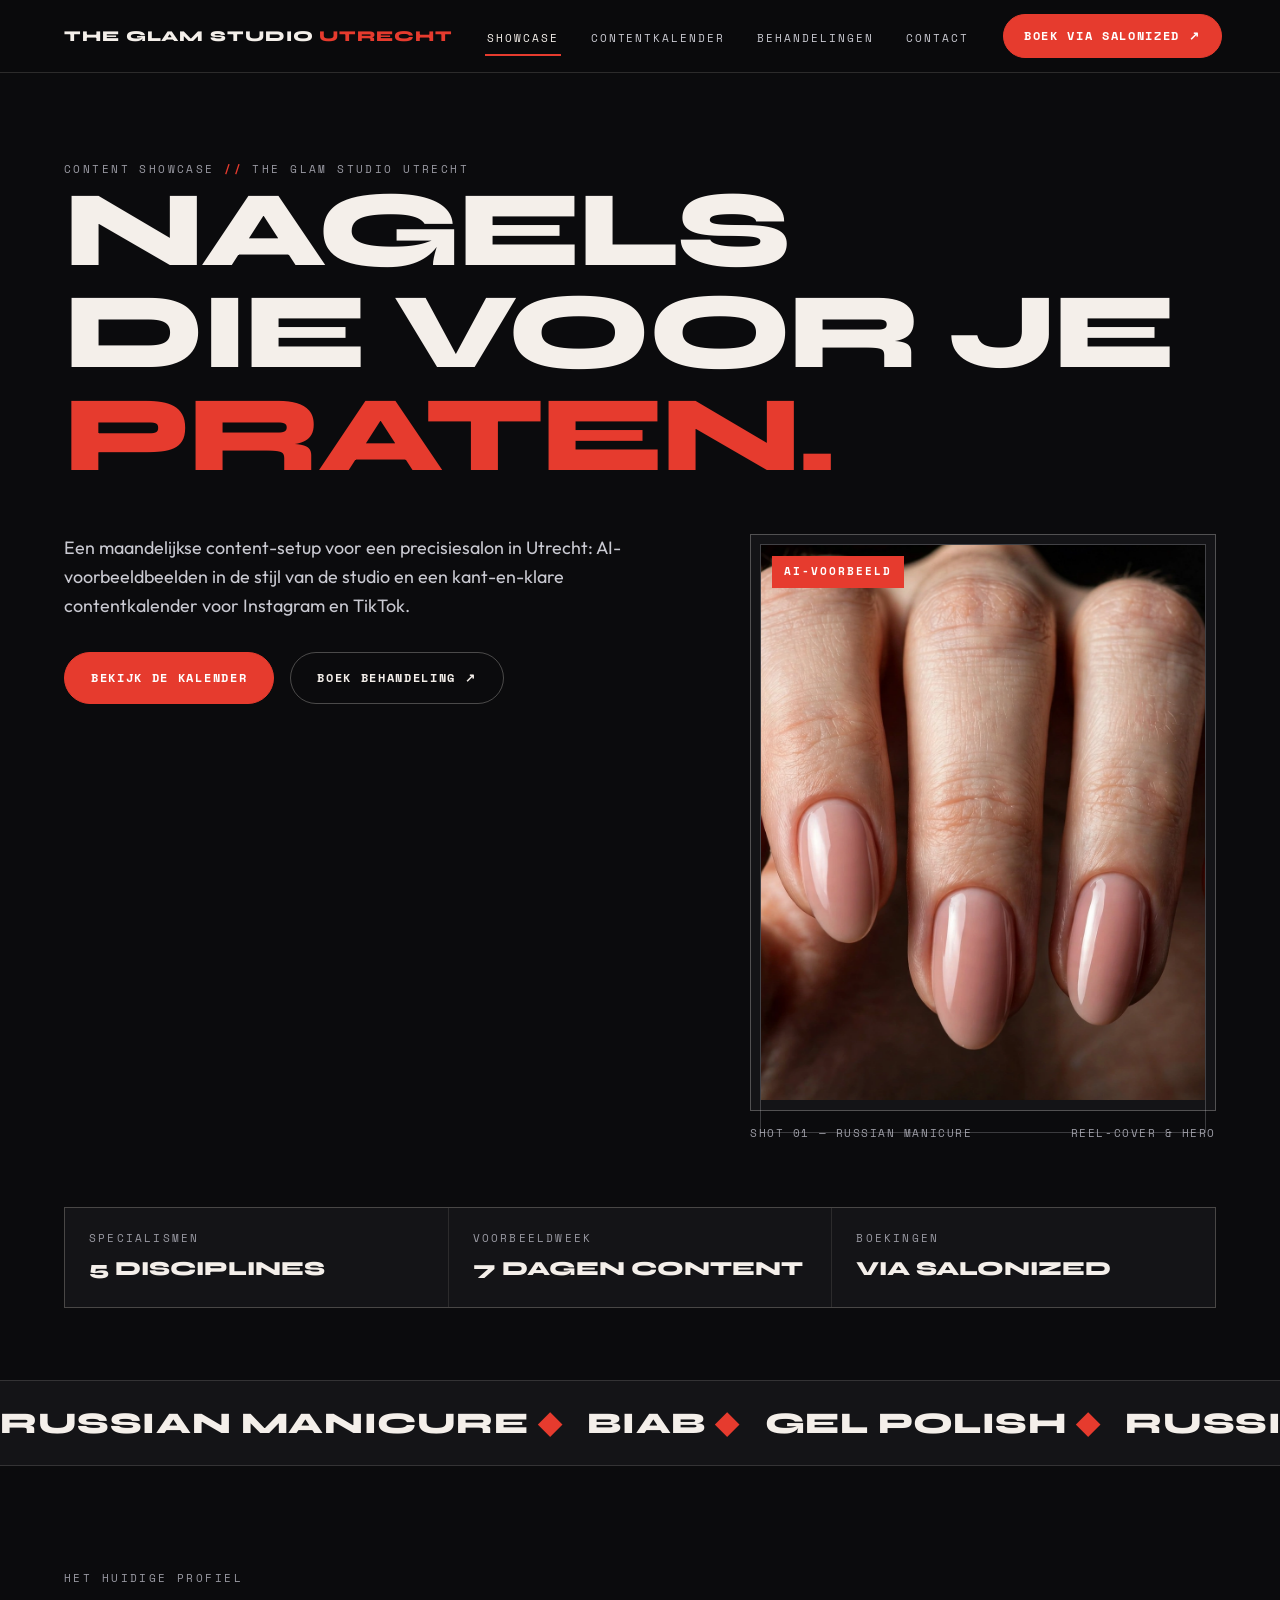
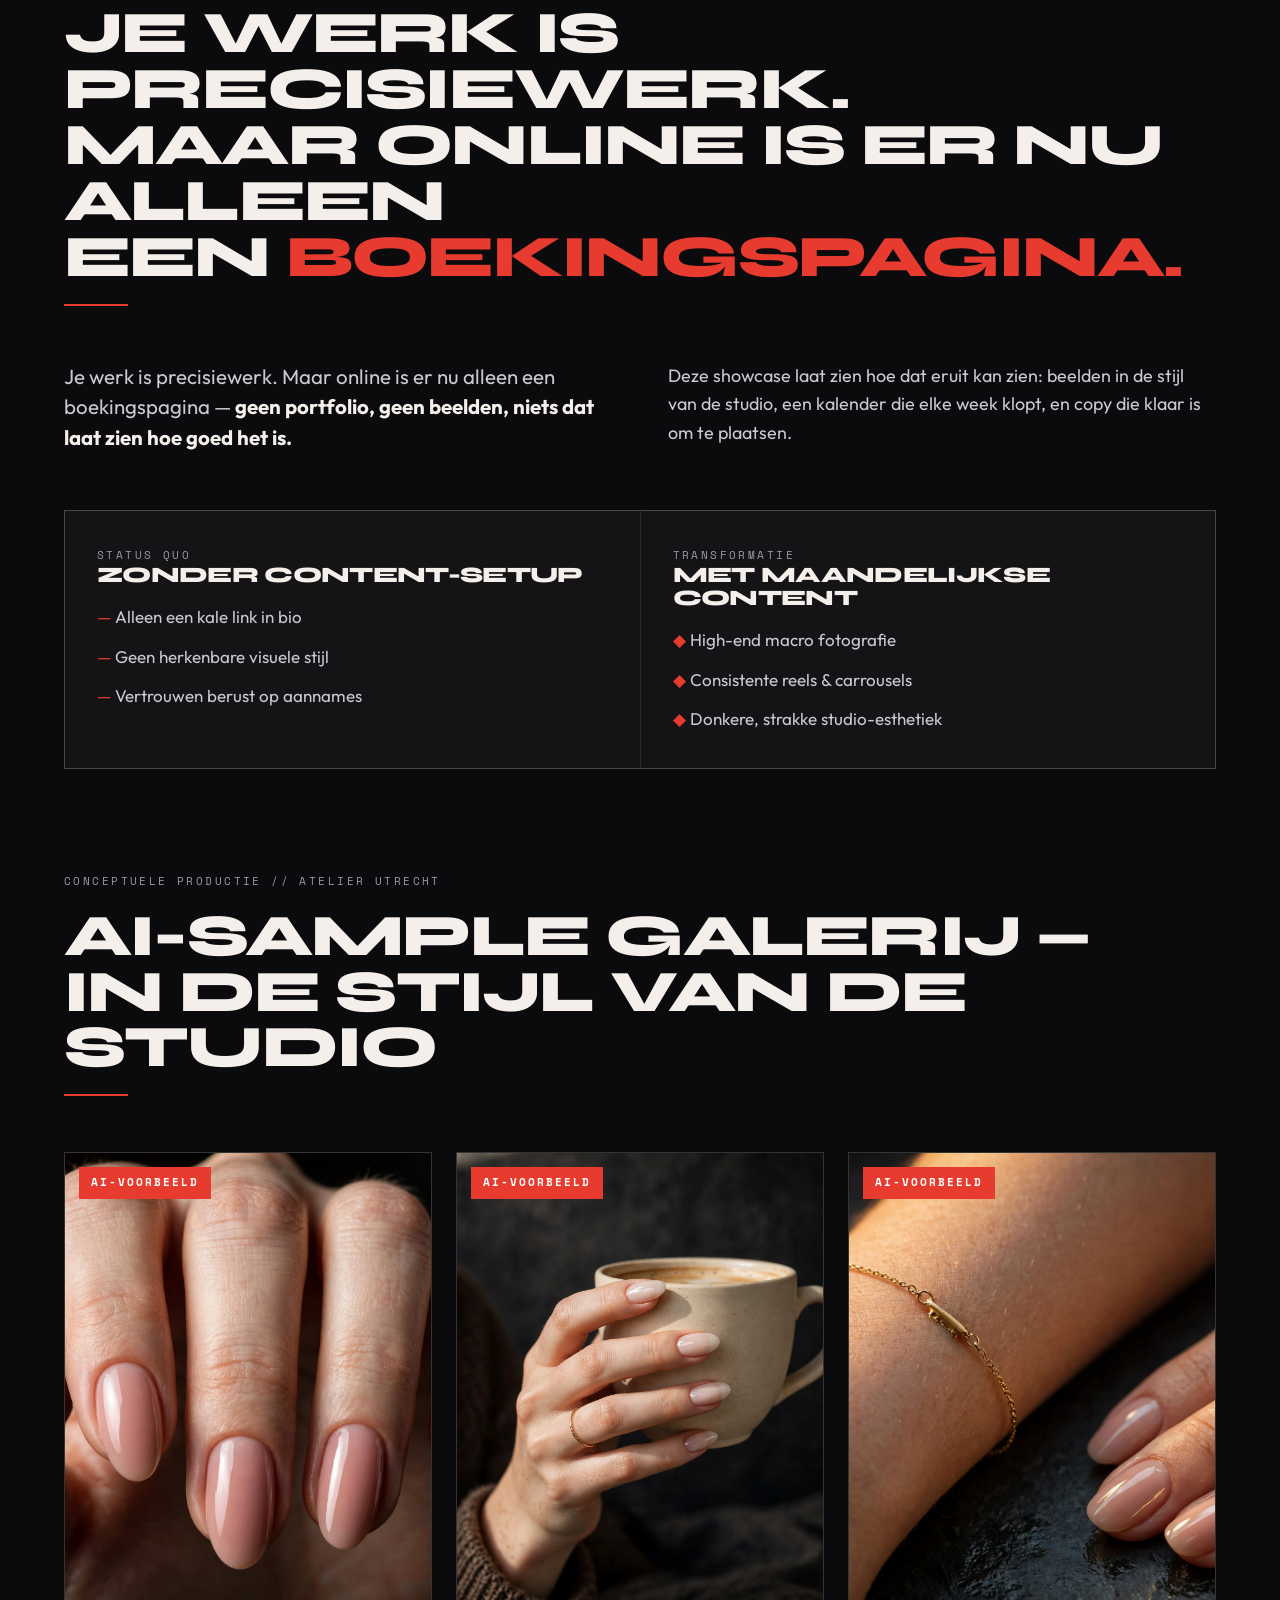
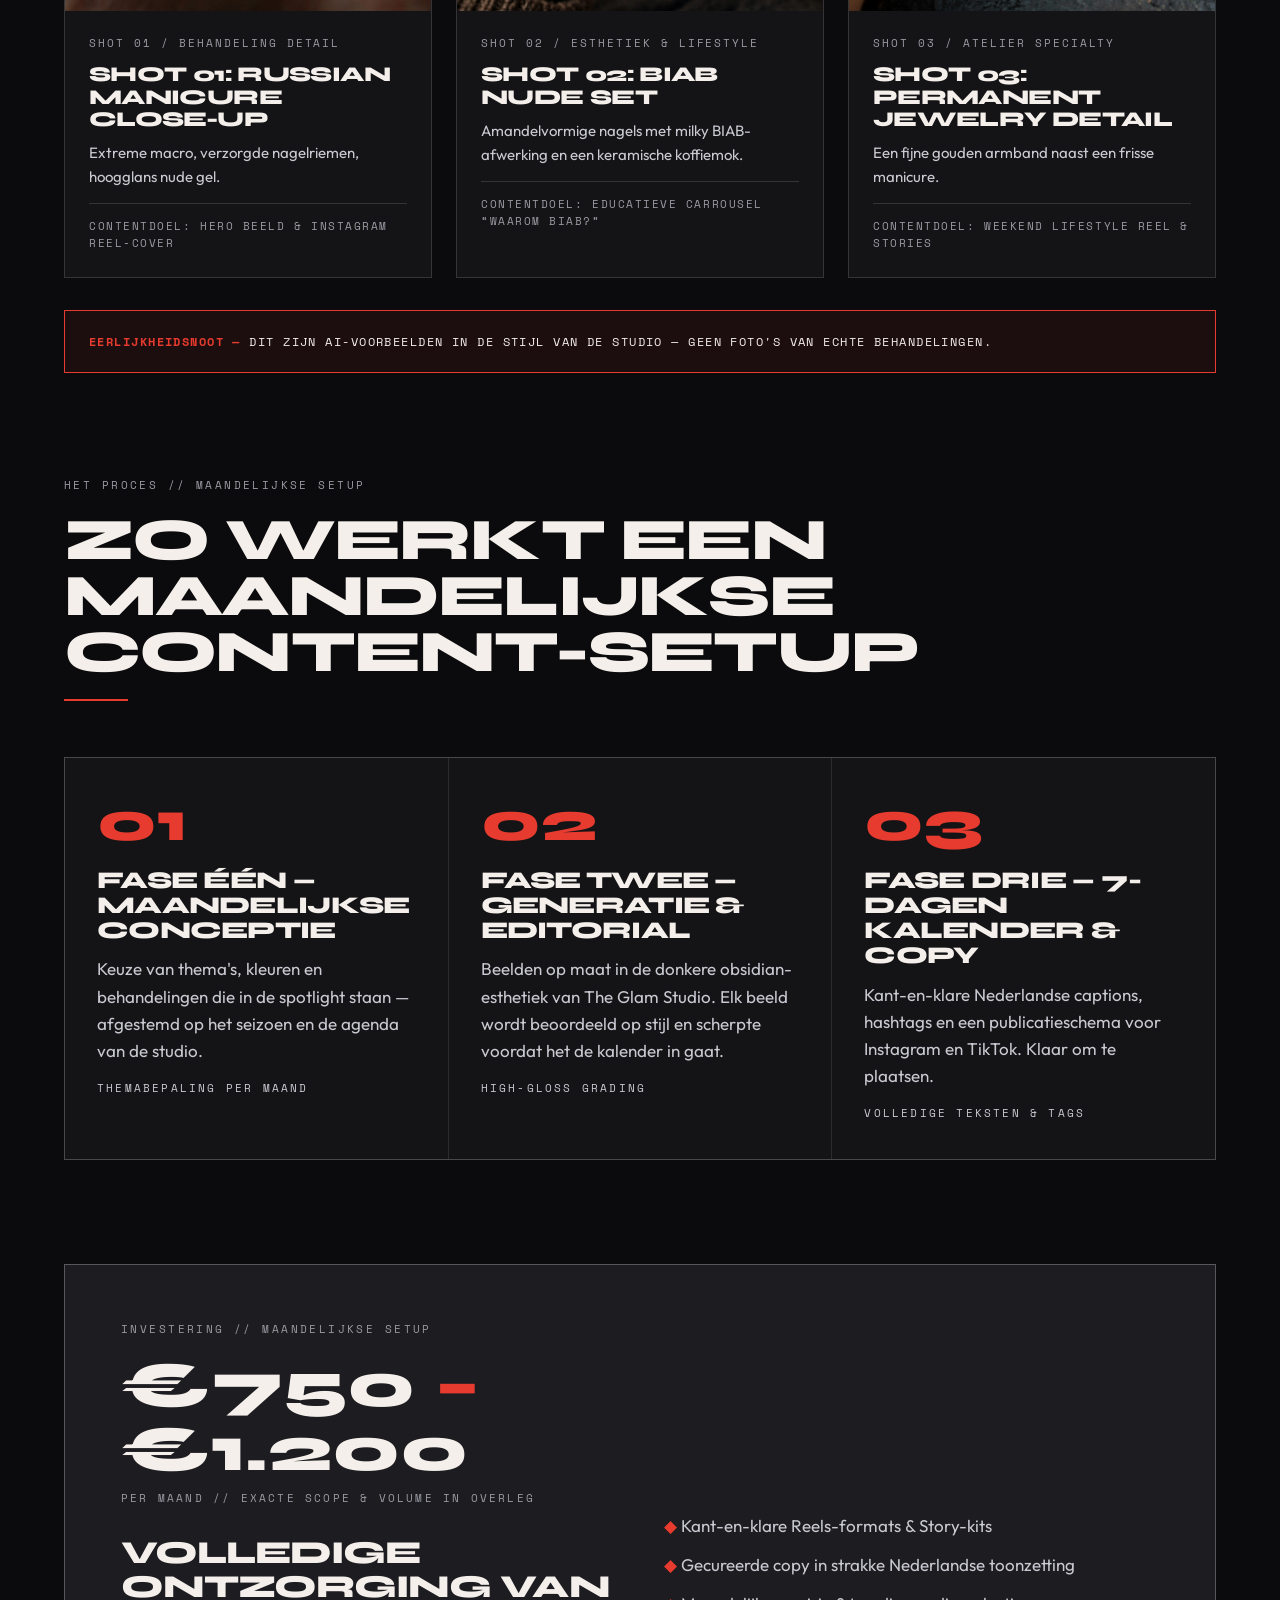
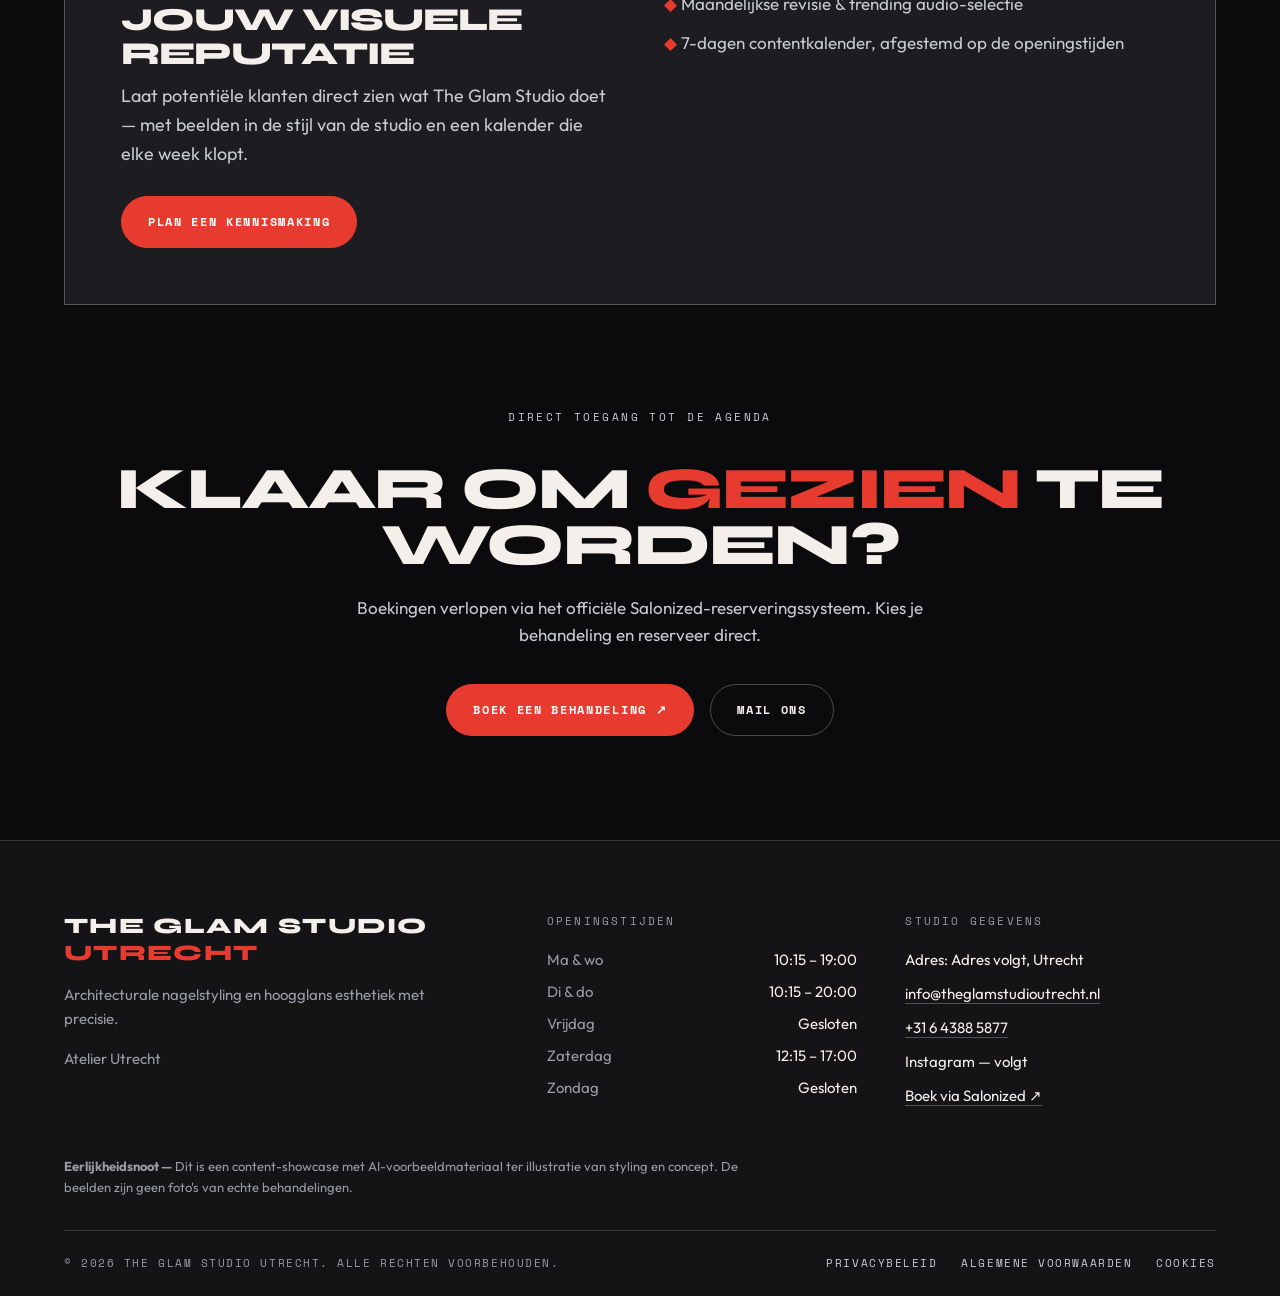
<file: index.html>
<!DOCTYPE html>
<html lang="nl">
<head>
<meta charset="utf-8">
<meta name="viewport" content="width=device-width, initial-scale=1">
<title>The Glam Studio Utrecht — Nagels die voor je praten | Content Showcase</title>
<meta name="description" content="Content-showcase voor The Glam Studio Utrecht: AI-voorbeeldbeelden in de stijl van de studio en een 7-daagse contentkalender. Russian Manicure, BIAB, Gel Polish, Russian Pedicure en Permanent Jewelry.">
<meta property="og:title" content="The Glam Studio Utrecht — Nagels die voor je praten">
<meta property="og:description" content="Een maandelijkse content-setup voor een precisiesalon in Utrecht: AI-voorbeeldbeelden in de stijl van de studio en een kant-en-klare contentkalender.">
<meta property="og:type" content="website">
<meta property="og:image" content="assets/img/muestra-01.webp">
<link rel="icon" href="data:image/svg+xml,%3Csvg xmlns='http://www.w3.org/2000/svg' viewBox='0 0 32 32'%3E%3Crect width='32' height='32' fill='%23e63b2e'/%3E%3Ctext x='16' y='23' font-family='Arial' font-size='20' font-weight='bold' fill='white' text-anchor='middle'%3EG%3C/text%3E%3C/svg%3E">
<link rel="stylesheet" href="assets/css/main.css">
</head>
<body>
<a class="skip-link" href="#main">Spring naar inhoud</a>
<header class="site-nav">
  <div class="nav-inner">
    <a class="logo" href="index.html">The Glam Studio <em>Utrecht</em></a>
    <button class="nav-toggle" type="button" aria-expanded="false" aria-controls="nav-links">Menu ☰</button>
    <nav aria-label="Hoofdnavigatie">
      <ul class="nav-links" id="nav-links">
        <li><a href="index.html" aria-current="page">Showcase</a></li>
        <li><a href="contentkalender.html">Contentkalender</a></li>
        <li><a href="behandelingen.html">Behandelingen</a></li>
        <li><a href="contact.html">Contact</a></li>
      </ul>
    </nav>
    <a class="btn btn--nav" href="https://the-glam-studio-utrecht.salonized.com/" target="_blank" rel="noopener">Boek via Salonized ↗</a>
  </div>
</header>

<main id="main">
  <!-- HERO -->
  <section class="hero">
    <div class="wrap">
      <div class="hero-grid hero-title-grid">
        <div>
          <p class="eyebrow reveal">Content Showcase <b>//</b> The Glam Studio Utrecht</p>
          <h1 aria-label="Nagels die voor je praten.">
            <span class="line"><span style="--i:0">Nagels</span></span>
            <span class="line"><span style="--i:1">die voor je</span></span>
            <span class="line"><span class="red" style="--i:2">praten.</span></span>
          </h1>
        </div>
      </div>
      <div class="hero-grid hero-sub-grid">
        <div>
          <p class="hero-sub lede reveal" style="--d:.5s">Een maandelijkse content-setup voor een precisiesalon in Utrecht: AI-voorbeeldbeelden in de stijl van de studio en een kant-en-klare contentkalender voor Instagram en TikTok.</p>
          <div class="hero-ctas reveal" style="--d:.65s">
            <a class="btn" href="contentkalender.html">Bekijk de kalender</a>
            <a class="btn btn--ghost" href="https://the-glam-studio-utrecht.salonized.com/" target="_blank" rel="noopener">Boek behandeling ↗</a>
          </div>
        </div>
        <figure class="hero-fig reveal" style="--d:.4s">
          <div class="frame">
            <span class="badge-ai">AI-Voorbeeld</span>
            <img src="assets/img/muestra-01.webp" alt="Extreme macro van een hand met een Russian manicure: verzorgde nagelriemen en hoogglans nude gel tegen een donkere achtergrond" width="1200" height="1500" fetchpriority="high">
          </div>
          <figcaption class="fig-cap"><span>Shot 01 — Russian Manicure</span><span>Reel-cover &amp; hero</span></figcaption>
        </figure>
      </div>
      <div class="hero-meta reveal" style="--d:.8s">
        <div><p class="k">Specialismen</p><p class="v">5 disciplines</p></div>
        <div><p class="k">Voorbeeldweek</p><p class="v">7 dagen content</p></div>
        <div><p class="k">Boekingen</p><p class="v">Via Salonized</p></div>
      </div>
    </div>
  </section>

  <!-- MARQUEE -->
  <div class="marquee" aria-hidden="true">
    <div class="marquee-track">
      <span>Russian Manicure <i>◆</i> BIAB <i>◆</i> Gel Polish <i>◆</i> Russian Pedicure <i>◆</i> Permanent Jewelry <i>◆</i> Precisie Salon Utrecht <i>◆</i></span>
      <span>Russian Manicure <i>◆</i> BIAB <i>◆</i> Gel Polish <i>◆</i> Russian Pedicure <i>◆</i> Permanent Jewelry <i>◆</i> Precisie Salon Utrecht <i>◆</i></span>
    </div>
  </div>

  <!-- HET PROBLEEM -->
  <section>
    <div class="wrap">
      <div class="sec-head reveal">
        <p class="eyebrow">Het huidige profiel</p>
        <h2>Je werk is precisiewerk.<br>Maar online is er nu alleen<br>een <span class="accent">boekingspagina.</span></h2>
        <span class="rule"></span>
      </div>
      <div class="split reveal">
        <p class="big">Je werk is precisiewerk. Maar online is er nu alleen een boekingspagina — <strong>geen portfolio, geen beelden, niets dat laat zien hoe goed het is.</strong></p>
        <p class="lede">Deze showcase laat zien hoe dat eruit kan zien: beelden in de stijl van de studio, een kalender die elke week klopt, en copy die klaar is om te plaatsen.</p>
      </div>
      <div class="two-cards reveal">
        <article>
          <p class="eyebrow">Status quo</p>
          <h3>Zonder content-setup</h3>
          <ul>
            <li>Alleen een kale link in bio</li>
            <li>Geen herkenbare visuele stijl</li>
            <li>Vertrouwen berust op aannames</li>
          </ul>
        </article>
        <article>
          <p class="eyebrow">Transformatie</p>
          <h3>Met maandelijkse content</h3>
          <ul>
            <li class="good">High-end macro fotografie</li>
            <li class="good">Consistente reels &amp; carrousels</li>
            <li class="good">Donkere, strakke studio-esthetiek</li>
          </ul>
        </article>
      </div>
    </div>
  </section>

  <!-- GALERIJ -->
  <section style="padding-top:0">
    <div class="wrap">
      <div class="sec-head reveal">
        <p class="eyebrow">Conceptuele productie // Atelier Utrecht</p>
        <h2>AI-sample galerij —<br>in de stijl van de studio</h2>
        <span class="rule"></span>
      </div>
      <div class="gallery">
        <article class="shot reveal">
          <div class="frame">
            <span class="badge-ai">AI-Voorbeeld</span>
            <img src="assets/img/muestra-01.webp" alt="Extreme macro van een Russian manicure met verzorgde nagelriemen en hoogglans nude gel" width="1200" height="1500" loading="lazy">
          </div>
          <div class="shot-body">
            <p class="tags">Shot 01 / Behandeling detail</p>
            <h3>Shot 01: Russian Manicure close-up</h3>
            <p>Extreme macro, verzorgde nagelriemen, hoogglans nude gel.</p>
            <p class="purpose">Contentdoel: hero beeld &amp; Instagram Reel-cover</p>
          </div>
        </article>
        <article class="shot reveal" style="--d:.12s">
          <div class="frame">
            <span class="badge-ai">AI-Voorbeeld</span>
            <img src="assets/img/muestra-02.webp" alt="Hand met amandelvormige nagels in milky BIAB-afwerking die een keramische koffiemok vasthoudt" width="1200" height="1500" loading="lazy">
          </div>
          <div class="shot-body">
            <p class="tags">Shot 02 / Esthetiek &amp; lifestyle</p>
            <h3>Shot 02: BIAB nude set</h3>
            <p>Amandelvormige nagels met milky BIAB-afwerking en een keramische koffiemok.</p>
            <p class="purpose">Contentdoel: educatieve carrousel “Waarom BIAB?”</p>
          </div>
        </article>
        <article class="shot reveal" style="--d:.24s">
          <div class="frame">
            <span class="badge-ai">AI-Voorbeeld</span>
            <img src="assets/img/muestra-03.webp" alt="Macro van een fijne gouden armband om een pols naast een frisse manicure met nude gel" width="1200" height="1500" loading="lazy">
          </div>
          <div class="shot-body">
            <p class="tags">Shot 03 / Atelier specialty</p>
            <h3>Shot 03: Permanent Jewelry detail</h3>
            <p>Een fijne gouden armband naast een frisse manicure.</p>
            <p class="purpose">Contentdoel: weekend lifestyle Reel &amp; Stories</p>
          </div>
        </article>
      </div>
      <p class="honesty reveal"><b>Eerlijkheidsnoot —</b> Dit zijn AI-voorbeelden in de stijl van de studio — geen foto's van echte behandelingen.</p>
    </div>
  </section>

  <!-- PROCES -->
  <section style="padding-top:0">
    <div class="wrap">
      <div class="sec-head reveal">
        <p class="eyebrow">Het proces // Maandelijkse setup</p>
        <h2>Zo werkt een maandelijkse<br>content-setup</h2>
        <span class="rule"></span>
      </div>
      <div class="steps">
        <article class="step reveal">
          <p class="num">01</p>
          <h3>Fase één — Maandelijkse conceptie</h3>
          <p>Keuze van thema's, kleuren en behandelingen die in de spotlight staan — afgestemd op het seizoen en de agenda van de studio.</p>
          <p class="mono muted" style="margin-top:16px">Themabepaling per maand</p>
        </article>
        <article class="step reveal" style="--d:.12s">
          <p class="num">02</p>
          <h3>Fase twee — Generatie &amp; editorial</h3>
          <p>Beelden op maat in de donkere obsidian-esthetiek van The Glam Studio. Elk beeld wordt beoordeeld op stijl en scherpte voordat het de kalender in gaat.</p>
          <p class="mono muted" style="margin-top:16px">High-gloss grading</p>
        </article>
        <article class="step reveal" style="--d:.24s">
          <p class="num">03</p>
          <h3>Fase drie — 7-dagen kalender &amp; copy</h3>
          <p>Kant-en-klare Nederlandse captions, hashtags en een publicatieschema voor Instagram en TikTok. Klaar om te plaatsen.</p>
          <p class="mono muted" style="margin-top:16px">Volledige teksten &amp; tags</p>
        </article>
      </div>
    </div>
  </section>

  <!-- PRIJS -->
  <section style="padding-top:0">
    <div class="wrap">
      <div class="price-card reveal">
        <div>
          <p class="eyebrow">Investering // Maandelijkse setup</p>
          <p class="amount" style="margin:16px 0 8px">€750 <span>–</span> €1.200</p>
          <p class="mono muted">Per maand // Exacte scope &amp; volume in overleg</p>
          <h3 style="margin-top:28px">Volledige ontzorging van jouw visuele reputatie</h3>
          <p class="lede" style="margin-top:12px">Laat potentiële klanten direct zien wat The Glam Studio doet — met beelden in de stijl van de studio en een kalender die elke week klopt.</p>
          <div style="margin-top:28px"><a class="btn" href="mailto:info@theglamstudioutrecht.nl?subject=Kennismaking%20content-setup%20The%20Glam%20Studio%20Utrecht">Plan een kennismaking</a></div>
        </div>
        <ul>
          <li>Kant-en-klare Reels-formats &amp; Story-kits</li>
          <li>Gecureerde copy in strakke Nederlandse toonzetting</li>
          <li>Maandelijkse revisie &amp; trending audio-selectie</li>
          <li>7-dagen contentkalender, afgestemd op de openingstijden</li>
        </ul>
      </div>
    </div>
  </section>

  <!-- FINAL CTA -->
  <section class="final-cta" style="padding-top:0">
    <div class="wrap reveal">
      <p class="eyebrow">Direct toegang tot de agenda</p>
      <h2 style="margin-top:16px">Klaar om <span class="accent">gezien</span> te worden?</h2>
      <p>Boekingen verlopen via het officiële Salonized-reserveringssysteem. Kies je behandeling en reserveer direct.</p>
      <div class="row">
        <a class="btn" href="https://the-glam-studio-utrecht.salonized.com/" target="_blank" rel="noopener">Boek een behandeling ↗</a>
        <a class="btn btn--ghost" href="mailto:info@theglamstudioutrecht.nl">Mail ons</a>
      </div>
    </div>
  </section>
</main>

<footer>
  <div class="wrap">
    <div class="foot-grid">
      <div class="foot-brand">
        <a class="logo" href="index.html">The Glam Studio <em>Utrecht</em></a>
        <p>Architecturale nagelstyling en hoogglans esthetiek met precisie.</p>
        <p style="margin-top:16px">Atelier Utrecht</p>
      </div>
      <div>
        <h4>Openingstijden</h4>
        <ul class="foot-hours">
          <li><span>Ma &amp; wo</span><span>10:15 – 19:00</span></li>
          <li><span>Di &amp; do</span><span>10:15 – 20:00</span></li>
          <li><span>Vrijdag</span><span>Gesloten</span></li>
          <li><span>Zaterdag</span><span>12:15 – 17:00</span></li>
          <li><span>Zondag</span><span>Gesloten</span></li>
        </ul>
      </div>
      <div>
        <h4>Studio gegevens</h4>
        <ul class="foot-contact">
          <li>Adres: Adres volgt, Utrecht</li>
          <li><a href="mailto:info@theglamstudioutrecht.nl">info@theglamstudioutrecht.nl</a></li>
          <li><a href="tel:+31643885877">+31 6 4388 5877</a></li>
          <li>Instagram — volgt</li>
          <li><a href="https://the-glam-studio-utrecht.salonized.com/" target="_blank" rel="noopener">Boek via Salonized ↗</a></li>
        </ul>
      </div>
    </div>
    <p class="foot-note"><b>Eerlijkheidsnoot —</b> Dit is een content-showcase met AI-voorbeeldmateriaal ter illustratie van styling en concept. De beelden zijn geen foto's van echte behandelingen.</p>
    <div class="foot-bottom">
      <span>© <span data-year>2026</span> The Glam Studio Utrecht. Alle rechten voorbehouden.</span>
      <nav aria-label="Juridisch">
        <a href="privacy.html">Privacybeleid</a>
        <a href="voorwaarden.html">Algemene voorwaarden</a>
        <a href="cookies.html">Cookies</a>
      </nav>
    </div>
  </div>
</footer>
<div class="toast" role="status" aria-live="polite"></div>
<script src="assets/js/site.js"></script>
</body>
</html>
</file>
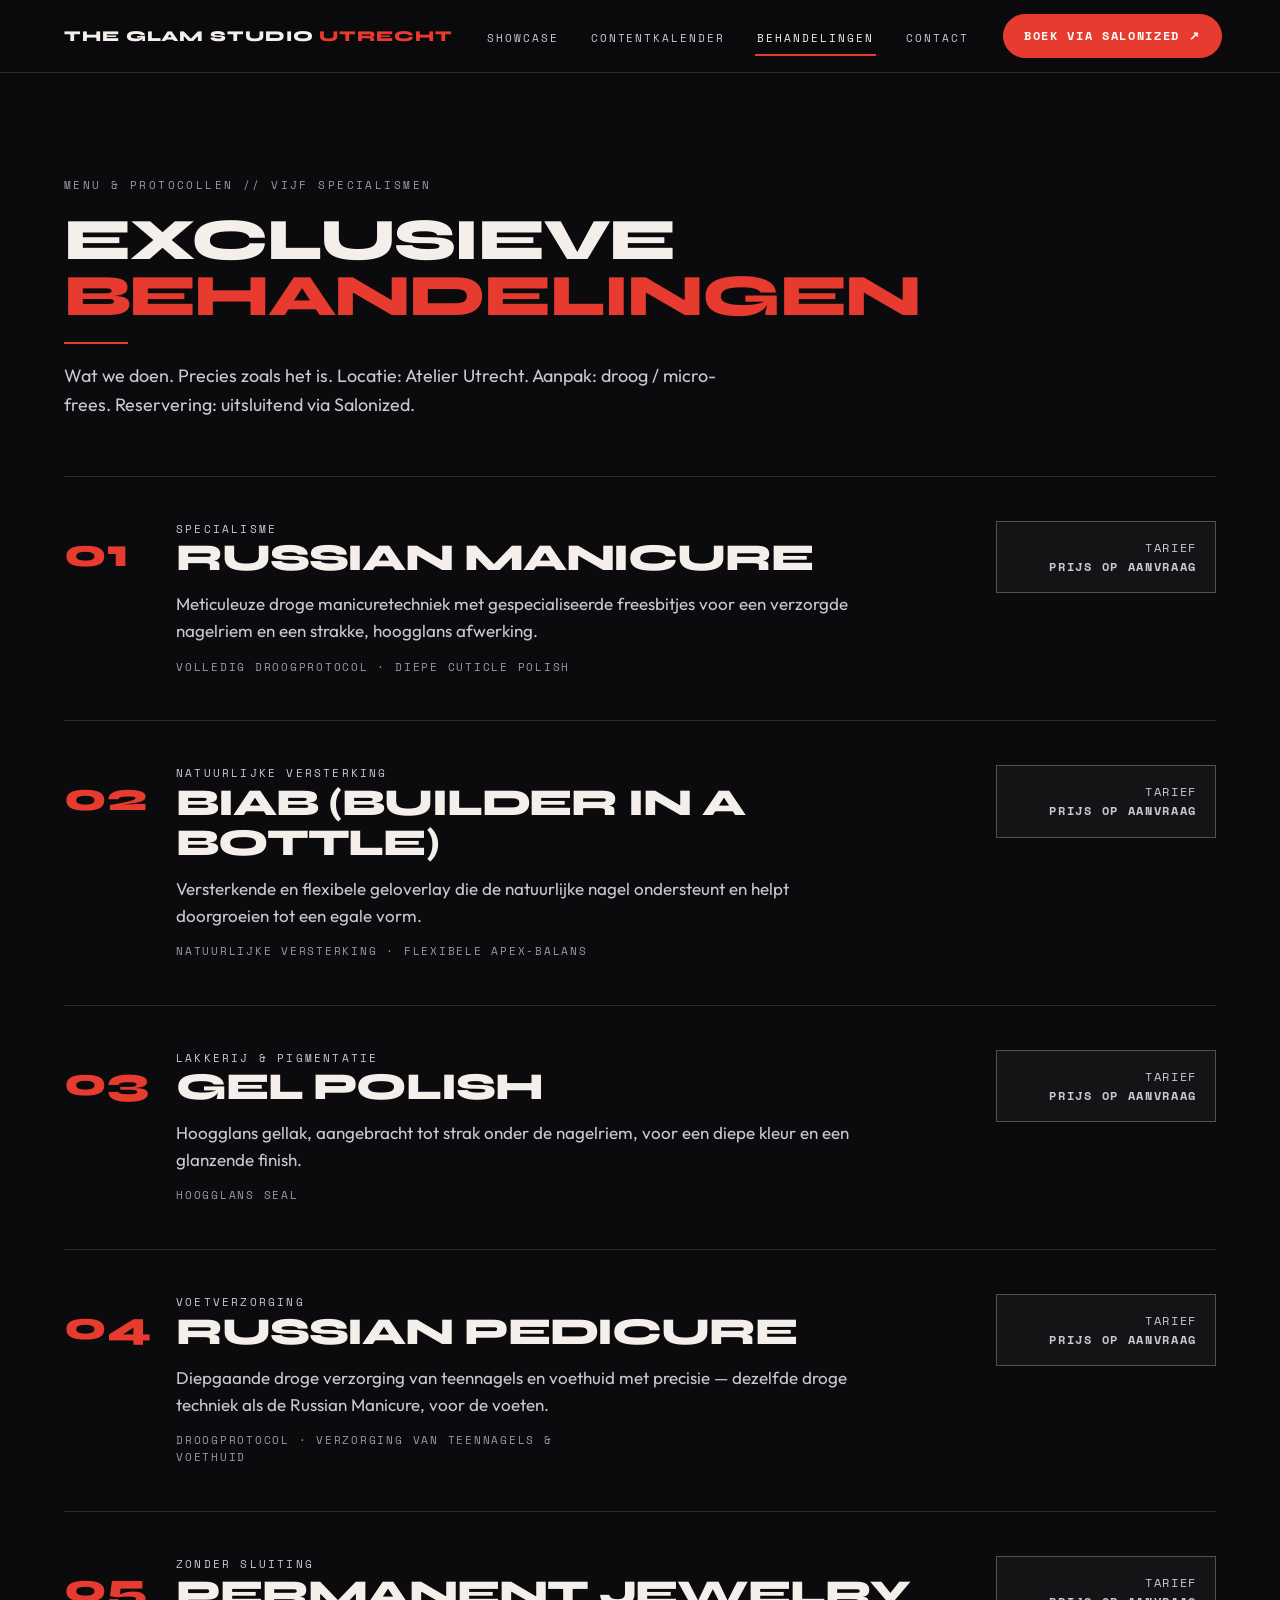
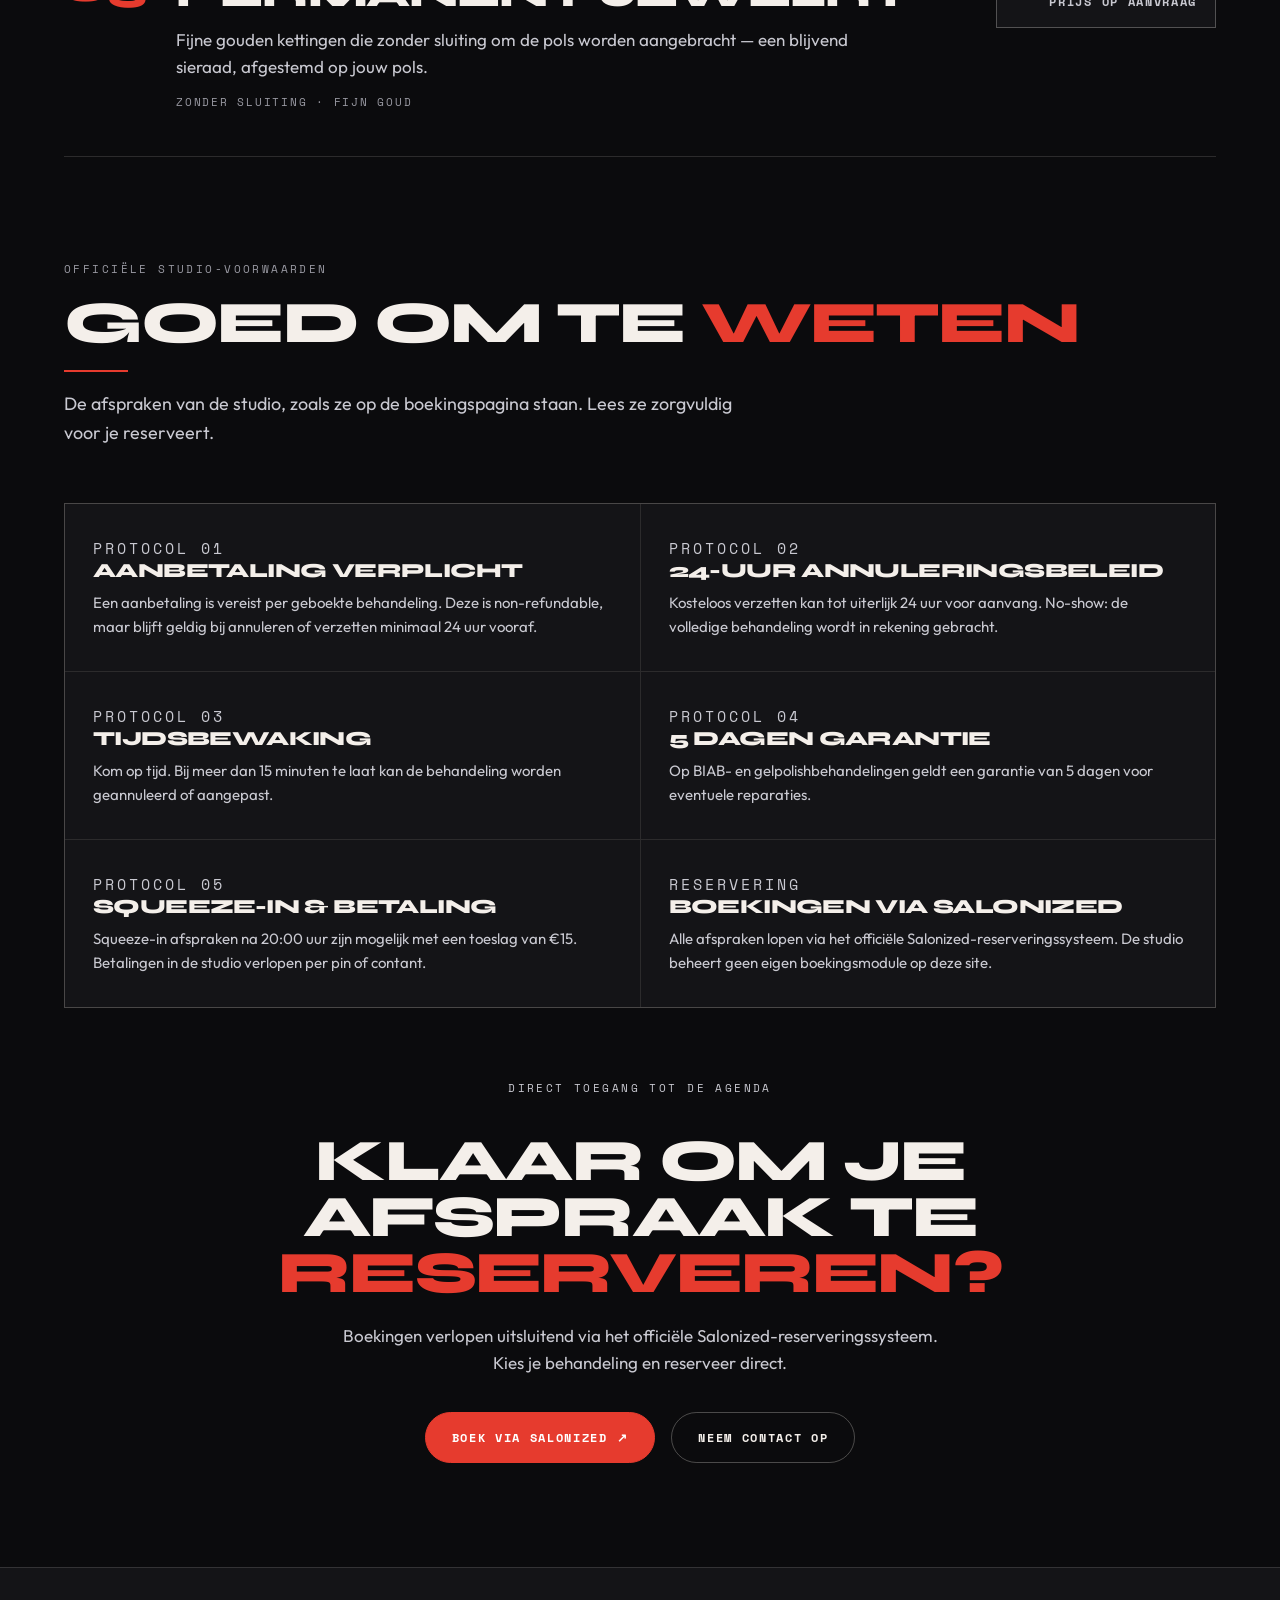
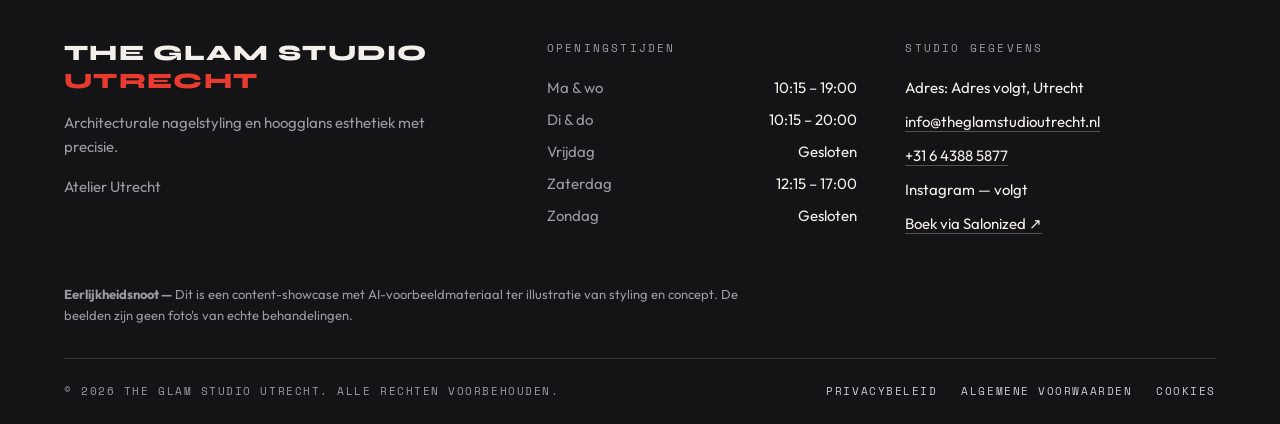
<file: behandelingen.html>
<!DOCTYPE html>
<html lang="nl">
<head>
<meta charset="utf-8">
<meta name="viewport" content="width=device-width, initial-scale=1">
<title>Behandelingen — The Glam Studio Utrecht</title>
<meta name="description" content="De vijf specialismen van The Glam Studio Utrecht: Russian Manicure, BIAB, Gel Polish, Russian Pedicure en Permanent Jewelry. Prijs op aanvraag.">
<meta property="og:title" content="Behandelingen — The Glam Studio Utrecht">
<meta property="og:description" content="Vijf specialismen, één standaard: precisie. Prijs op aanvraag.">
<meta property="og:type" content="website">
<link rel="icon" href="data:image/svg+xml,%3Csvg xmlns='http://www.w3.org/2000/svg' viewBox='0 0 32 32'%3E%3Crect width='32' height='32' fill='%23e63b2e'/%3E%3Ctext x='16' y='23' font-family='Arial' font-size='20' font-weight='bold' fill='white' text-anchor='middle'%3EG%3C/text%3E%3C/svg%3E">
<link rel="stylesheet" href="assets/css/main.css">
</head>
<body>
<a class="skip-link" href="#main">Spring naar inhoud</a>
<header class="site-nav">
  <div class="nav-inner">
    <a class="logo" href="index.html">The Glam Studio <em>Utrecht</em></a>
    <button class="nav-toggle" type="button" aria-expanded="false" aria-controls="nav-links">Menu ☰</button>
    <nav aria-label="Hoofdnavigatie">
      <ul class="nav-links" id="nav-links">
        <li><a href="index.html">Showcase</a></li>
        <li><a href="contentkalender.html">Contentkalender</a></li>
        <li><a href="behandelingen.html" aria-current="page">Behandelingen</a></li>
        <li><a href="contact.html">Contact</a></li>
      </ul>
    </nav>
    <a class="btn btn--nav" href="https://the-glam-studio-utrecht.salonized.com/" target="_blank" rel="noopener">Boek via Salonized ↗</a>
  </div>
</header>

<main id="main">
  <section>
    <div class="wrap">
      <div class="sec-head reveal">
        <p class="eyebrow">Menu &amp; protocollen // Vijf specialismen</p>
        <h2>Exclusieve<br><span class="accent">behandelingen</span></h2>
        <span class="rule"></span>
        <p class="lede">Wat we doen. Precies zoals het is. Locatie: Atelier Utrecht. Aanpak: droog / micro-frees. Reservering: uitsluitend via Salonized.</p>
      </div>

      <div class="service-list">
        <article class="service reveal">
          <span class="idx">01</span>
          <div>
            <p class="mono muted">Specialisme</p>
            <h3>Russian Manicure</h3>
            <p>Meticuleuze droge manicuretechniek met gespecialiseerde freesbitjes voor een verzorgde nagelriem en een strakke, hoogglans afwerking.</p>
            <p class="tags">Volledig droogprotocol · Diepe cuticle polish</p>
          </div>
          <p class="price">Tarief<br><strong>Prijs op aanvraag</strong></p>
        </article>

        <article class="service reveal">
          <span class="idx">02</span>
          <div>
            <p class="mono muted">Natuurlijke versterking</p>
            <h3>BIAB (Builder in a Bottle)</h3>
            <p>Versterkende en flexibele geloverlay die de natuurlijke nagel ondersteunt en helpt doorgroeien tot een egale vorm.</p>
            <p class="tags">Natuurlijke versterking · Flexibele apex-balans</p>
          </div>
          <p class="price">Tarief<br><strong>Prijs op aanvraag</strong></p>
        </article>

        <article class="service reveal">
          <span class="idx">03</span>
          <div>
            <p class="mono muted">Lakkerij &amp; pigmentatie</p>
            <h3>Gel Polish</h3>
            <p>Hoogglans gellak, aangebracht tot strak onder de nagelriem, voor een diepe kleur en een glanzende finish.</p>
            <p class="tags">Hoogglans seal</p>
          </div>
          <p class="price">Tarief<br><strong>Prijs op aanvraag</strong></p>
        </article>

        <article class="service reveal">
          <span class="idx">04</span>
          <div>
            <p class="mono muted">Voetverzorging</p>
            <h3>Russian Pedicure</h3>
            <p>Diepgaande droge verzorging van teennagels en voethuid met precisie — dezelfde droge techniek als de Russian Manicure, voor de voeten.</p>
            <p class="tags">Droogprotocol · Verzorging van teennagels &amp; voethuid</p>
          </div>
          <p class="price">Tarief<br><strong>Prijs op aanvraag</strong></p>
        </article>

        <article class="service reveal">
          <span class="idx">05</span>
          <div>
            <p class="mono muted">Zonder sluiting</p>
            <h3>Permanent Jewelry</h3>
            <p>Fijne gouden kettingen die zonder sluiting om de pols worden aangebracht — een blijvend sieraad, afgestemd op jouw pols.</p>
            <p class="tags">Zonder sluiting · Fijn goud</p>
          </div>
          <p class="price">Tarief<br><strong>Prijs op aanvraag</strong></p>
        </article>
      </div>
    </div>
  </section>

  <section style="padding-top:0">
    <div class="wrap">
      <div class="sec-head reveal">
        <p class="eyebrow">Officiële studio-voorwaarden</p>
        <h2>Goed om te <span class="accent">weten</span></h2>
        <span class="rule"></span>
        <p class="lede">De afspraken van de studio, zoals ze op de boekingspagina staan. Lees ze zorgvuldig voor je reserveert.</p>
      </div>
      <div class="policy-grid">
        <article class="policy reveal">
          <p class="mono muted">Protocol 01</p>
          <h3>Aanbetaling verplicht</h3>
          <p>Een aanbetaling is vereist per geboekte behandeling. Deze is non-refundable, maar blijft geldig bij annuleren of verzetten minimaal 24 uur vooraf.</p>
        </article>
        <article class="policy reveal" style="--d:.08s">
          <p class="mono muted">Protocol 02</p>
          <h3>24-uur annuleringsbeleid</h3>
          <p>Kosteloos verzetten kan tot uiterlijk 24 uur voor aanvang. No-show: de volledige behandeling wordt in rekening gebracht.</p>
        </article>
        <article class="policy reveal" style="--d:.16s">
          <p class="mono muted">Protocol 03</p>
          <h3>Tijdsbewaking</h3>
          <p>Kom op tijd. Bij meer dan 15 minuten te laat kan de behandeling worden geannuleerd of aangepast.</p>
        </article>
        <article class="policy reveal" style="--d:.24s">
          <p class="mono muted">Protocol 04</p>
          <h3>5 dagen garantie</h3>
          <p>Op BIAB- en gelpolishbehandelingen geldt een garantie van 5 dagen voor eventuele reparaties.</p>
        </article>
        <article class="policy reveal">
          <p class="mono muted">Protocol 05</p>
          <h3>Squeeze-in &amp; betaling</h3>
          <p>Squeeze-in afspraken na 20:00 uur zijn mogelijk met een toeslag van €15. Betalingen in de studio verlopen per pin of contant.</p>
        </article>
        <article class="policy reveal" style="--d:.08s">
          <p class="mono muted">Reservering</p>
          <h3>Boekingen via Salonized</h3>
          <p>Alle afspraken lopen via het officiële Salonized-reserveringssysteem. De studio beheert geen eigen boekingsmodule op deze site.</p>
        </article>
      </div>

      <div class="final-cta reveal" style="margin-top:72px">
        <p class="eyebrow">Direct toegang tot de agenda</p>
        <h2 style="margin-top:16px">Klaar om je afspraak te <span class="accent">reserveren?</span></h2>
        <p>Boekingen verlopen uitsluitend via het officiële Salonized-reserveringssysteem. Kies je behandeling en reserveer direct.</p>
        <div class="row">
          <a class="btn" href="https://the-glam-studio-utrecht.salonized.com/" target="_blank" rel="noopener">Boek via Salonized ↗</a>
          <a class="btn btn--ghost" href="contact.html">Neem contact op</a>
        </div>
      </div>
    </div>
  </section>
</main>

<footer>
  <div class="wrap">
    <div class="foot-grid">
      <div class="foot-brand">
        <a class="logo" href="index.html">The Glam Studio <em>Utrecht</em></a>
        <p>Architecturale nagelstyling en hoogglans esthetiek met precisie.</p>
        <p style="margin-top:16px">Atelier Utrecht</p>
      </div>
      <div>
        <h4>Openingstijden</h4>
        <ul class="foot-hours">
          <li><span>Ma &amp; wo</span><span>10:15 – 19:00</span></li>
          <li><span>Di &amp; do</span><span>10:15 – 20:00</span></li>
          <li><span>Vrijdag</span><span>Gesloten</span></li>
          <li><span>Zaterdag</span><span>12:15 – 17:00</span></li>
          <li><span>Zondag</span><span>Gesloten</span></li>
        </ul>
      </div>
      <div>
        <h4>Studio gegevens</h4>
        <ul class="foot-contact">
          <li>Adres: Adres volgt, Utrecht</li>
          <li><a href="mailto:info@theglamstudioutrecht.nl">info@theglamstudioutrecht.nl</a></li>
          <li><a href="tel:+31643885877">+31 6 4388 5877</a></li>
          <li>Instagram — volgt</li>
          <li><a href="https://the-glam-studio-utrecht.salonized.com/" target="_blank" rel="noopener">Boek via Salonized ↗</a></li>
        </ul>
      </div>
    </div>
    <p class="foot-note"><b>Eerlijkheidsnoot —</b> Dit is een content-showcase met AI-voorbeeldmateriaal ter illustratie van styling en concept. De beelden zijn geen foto's van echte behandelingen.</p>
    <div class="foot-bottom">
      <span>© <span data-year>2026</span> The Glam Studio Utrecht. Alle rechten voorbehouden.</span>
      <nav aria-label="Juridisch">
        <a href="privacy.html">Privacybeleid</a>
        <a href="voorwaarden.html">Algemene voorwaarden</a>
        <a href="cookies.html">Cookies</a>
      </nav>
    </div>
  </div>
</footer>
<div class="toast" role="status" aria-live="polite"></div>
<script src="assets/js/site.js"></script>
</body>
</html>
</file>
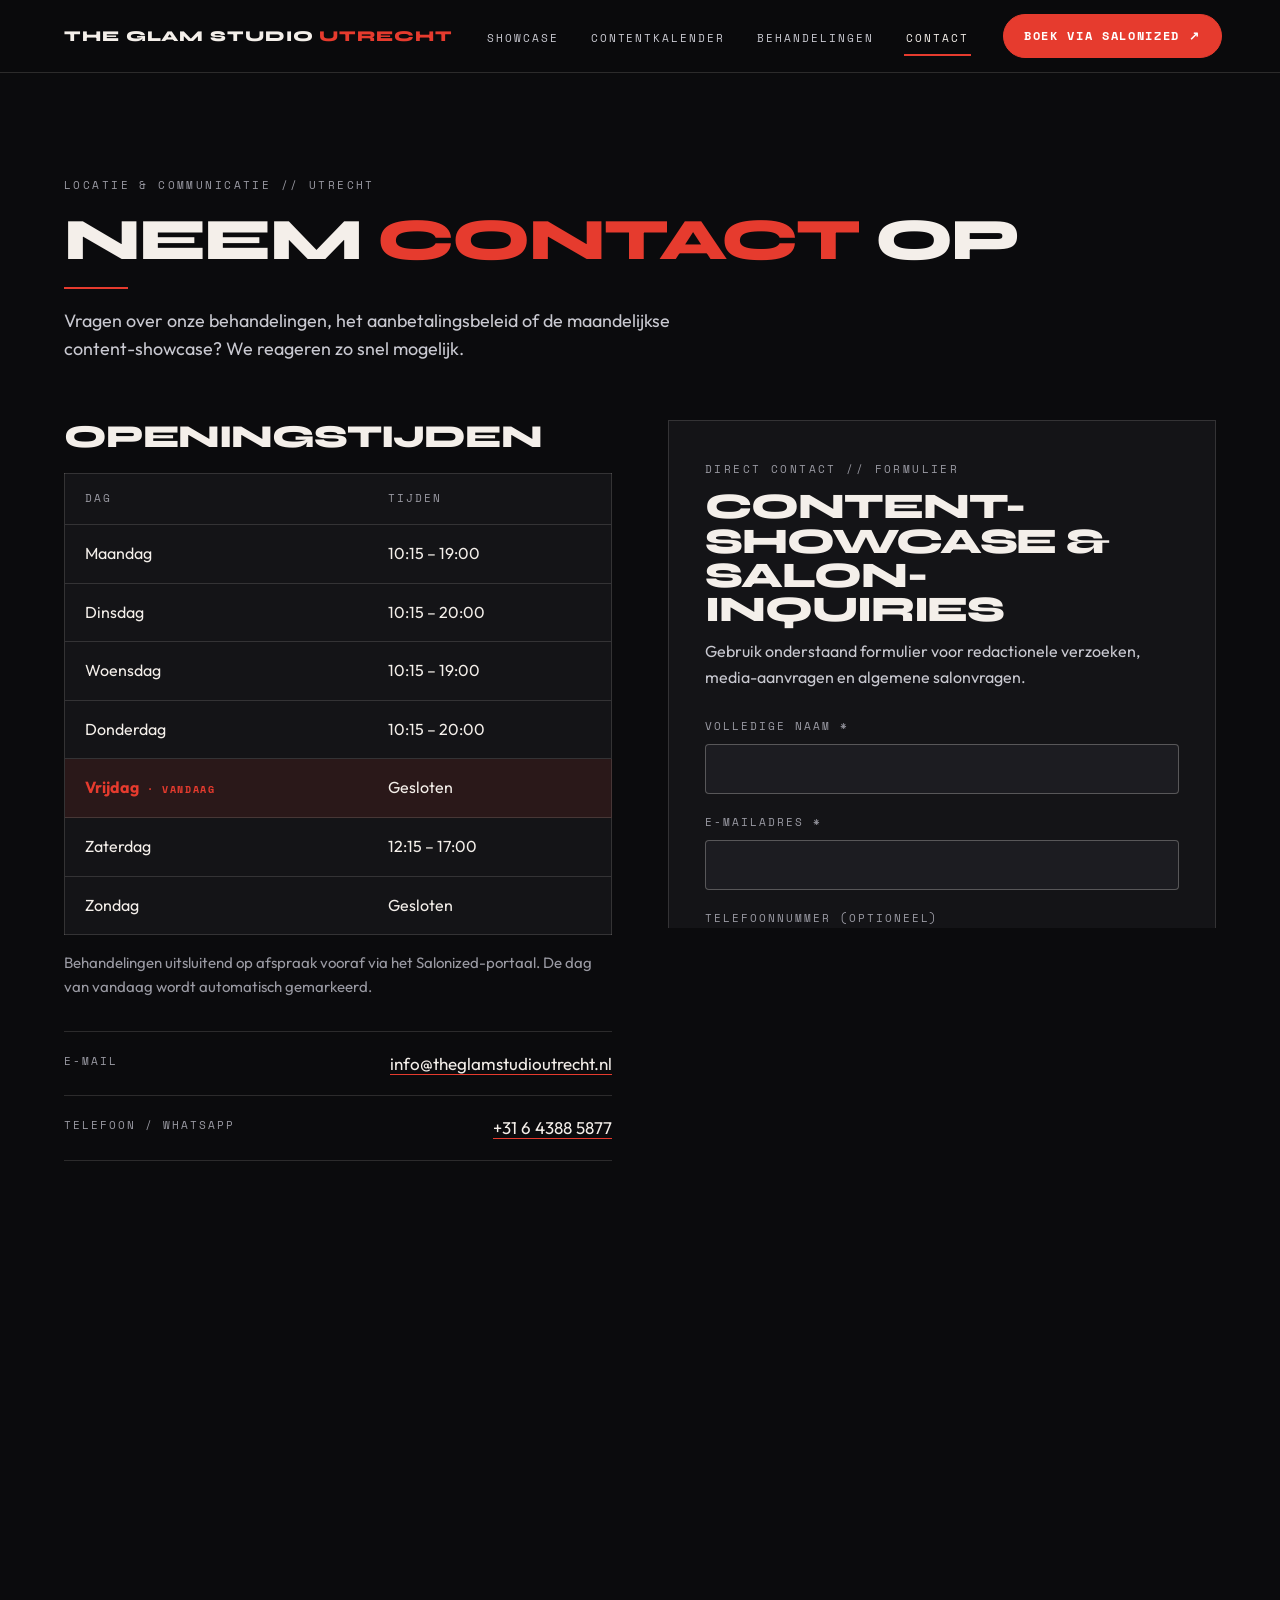
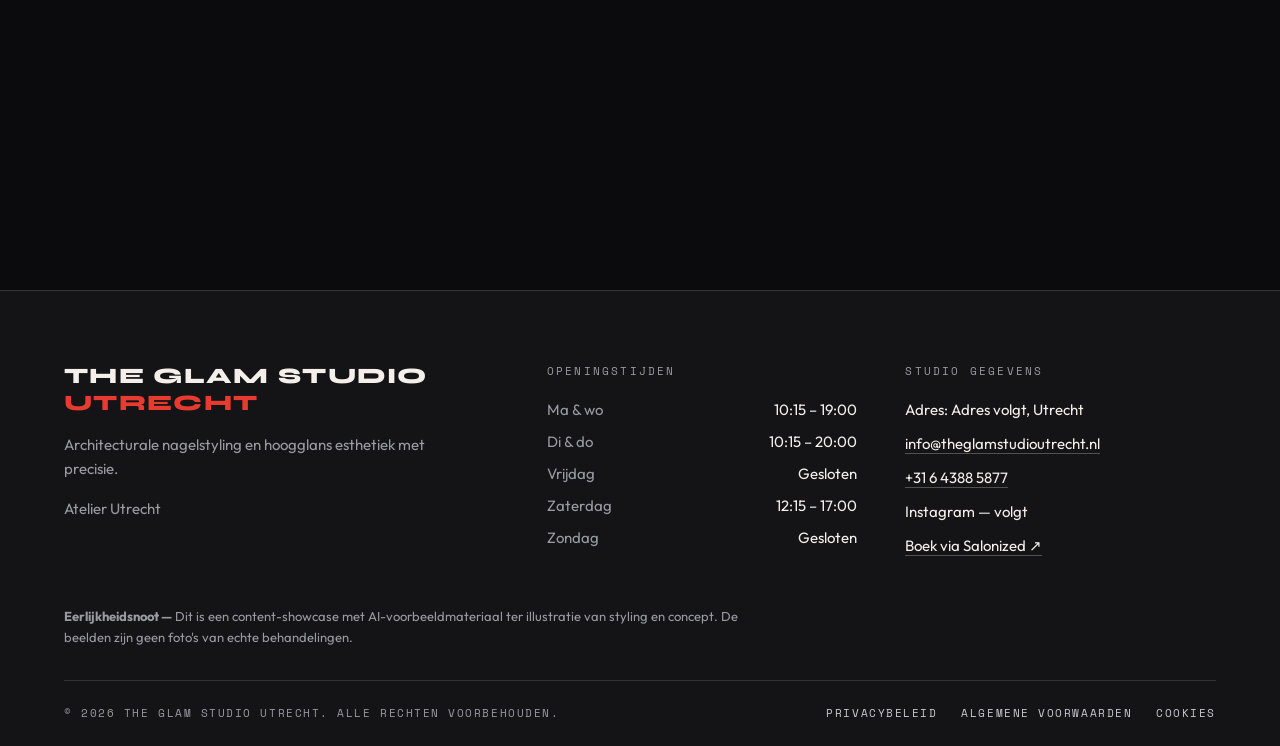
<file: contact.html>
<!DOCTYPE html>
<html lang="nl">
<head>
<meta charset="utf-8">
<meta name="viewport" content="width=device-width, initial-scale=1">
<title>Contact &amp; Boeken — The Glam Studio Utrecht</title>
<meta name="description" content="Neem contact op met The Glam Studio Utrecht: e-mail, telefoon, openingstijden en boeken via Salonized. Adres volgt.">
<meta property="og:title" content="Contact &amp; Boeken — The Glam Studio Utrecht">
<meta property="og:description" content="E-mail, telefoon, openingstijden en boeken via Salonized.">
<meta property="og:type" content="website">
<link rel="icon" href="data:image/svg+xml,%3Csvg xmlns='http://www.w3.org/2000/svg' viewBox='0 0 32 32'%3E%3Crect width='32' height='32' fill='%23e63b2e'/%3E%3Ctext x='16' y='23' font-family='Arial' font-size='20' font-weight='bold' fill='white' text-anchor='middle'%3EG%3C/text%3E%3C/svg%3E">
<link rel="stylesheet" href="assets/css/main.css">
</head>
<body>
<a class="skip-link" href="#main">Spring naar inhoud</a>
<header class="site-nav">
  <div class="nav-inner">
    <a class="logo" href="index.html">The Glam Studio <em>Utrecht</em></a>
    <button class="nav-toggle" type="button" aria-expanded="false" aria-controls="nav-links">Menu ☰</button>
    <nav aria-label="Hoofdnavigatie">
      <ul class="nav-links" id="nav-links">
        <li><a href="index.html">Showcase</a></li>
        <li><a href="contentkalender.html">Contentkalender</a></li>
        <li><a href="behandelingen.html">Behandelingen</a></li>
        <li><a href="contact.html" aria-current="page">Contact</a></li>
      </ul>
    </nav>
    <a class="btn btn--nav" href="https://the-glam-studio-utrecht.salonized.com/" target="_blank" rel="noopener">Boek via Salonized ↗</a>
  </div>
</header>

<main id="main">
  <section>
    <div class="wrap">
      <div class="sec-head reveal">
        <p class="eyebrow">Locatie &amp; communicatie // Utrecht</p>
        <h2>Neem <span class="accent">contact</span> op</h2>
        <span class="rule"></span>
        <p class="lede">Vragen over onze behandelingen, het aanbetalingsbeleid of de maandelijkse content-showcase? We reageren zo snel mogelijk.</p>
      </div>

      <div class="contact-grid">
        <div class="reveal">
          <h3 style="margin-bottom:20px">Openingstijden</h3>
          <table class="hours-table">
            <thead>
              <tr><th scope="col">Dag</th><th scope="col">Tijden</th></tr>
            </thead>
            <tbody>
              <tr data-day="ma"><td>Maandag<span class="today-tag"></span></td><td>10:15 – 19:00</td></tr>
              <tr data-day="di"><td>Dinsdag<span class="today-tag"></span></td><td>10:15 – 20:00</td></tr>
              <tr data-day="wo"><td>Woensdag<span class="today-tag"></span></td><td>10:15 – 19:00</td></tr>
              <tr data-day="do"><td>Donderdag<span class="today-tag"></span></td><td>10:15 – 20:00</td></tr>
              <tr data-day="vr"><td>Vrijdag<span class="today-tag"></span></td><td>Gesloten</td></tr>
              <tr data-day="za"><td>Zaterdag<span class="today-tag"></span></td><td>12:15 – 17:00</td></tr>
              <tr data-day="zo"><td>Zondag<span class="today-tag"></span></td><td>Gesloten</td></tr>
            </tbody>
          </table>
          <p class="muted" style="margin-top:16px;font-size:15px">Behandelingen uitsluitend op afspraak vooraf via het Salonized-portaal. De dag van vandaag wordt automatisch gemarkeerd.</p>

          <div class="contact-lines">
            <div><span class="k">E-mail</span><span class="v"><a href="mailto:info@theglamstudioutrecht.nl">info@theglamstudioutrecht.nl</a></span></div>
            <div><span class="k">Telefoon / WhatsApp</span><span class="v"><a href="tel:+31643885877">+31 6 4388 5877</a></span></div>
            <div><span class="k">Adres</span><span class="v">Adres volgt, Utrecht</span></div>
            <div><span class="k">Social media</span><span class="v">Instagram — volgt</span></div>
          </div>

          <div style="margin-top:32px">
            <h3 style="font-size:22px;margin-bottom:12px">Direct een nagelbehandeling reserveren?</h3>
            <p class="lede" style="font-size:16px">The Glam Studio Utrecht beheert geen eigen boekingsmodule op deze site. Alle afspraken lopen rechtstreeks via Salonized.</p>
            <a class="btn" style="margin-top:20px" href="https://the-glam-studio-utrecht.salonized.com/" target="_blank" rel="noopener">Boek nu via Salonized ↗</a>
          </div>
        </div>

        <div class="reveal" style="--d:.12s">
          <div class="form-card">
            <form data-contact-form novalidate>
              <p class="eyebrow">Direct contact // Formulier</p>
              <h2 style="margin-top:12px">Content-showcase &amp; salon-inquiries</h2>
              <p class="lede" style="font-size:16px;margin:12px 0 28px">Gebruik onderstaand formulier voor redactionele verzoeken, media-aanvragen en algemene salonvragen.</p>
              <div class="field">
                <label for="f-naam">Volledige naam *</label>
                <input id="f-naam" name="naam" type="text" autocomplete="name" required>
                <p class="err">Vul je naam in.</p>
              </div>
              <div class="field">
                <label for="f-email">E-mailadres *</label>
                <input id="f-email" name="email" type="email" autocomplete="email" required>
                <p class="err">Vul een geldig e-mailadres in.</p>
              </div>
              <div class="field">
                <label for="f-tel">Telefoonnummer (optioneel)</label>
                <input id="f-tel" name="telefoon" type="tel" autocomplete="tel">
              </div>
              <div class="field">
                <label for="f-onderwerp">Onderwerp *</label>
                <select id="f-onderwerp" name="onderwerp" required>
                  <option value="">Selecteer onderwerp</option>
                  <option>Vraag over behandelingen</option>
                  <option>Content Showcase / Samenwerking</option>
                  <option>Afspraak wijzigen (meer dan 24 uur vooraf)</option>
                  <option>Overig</option>
                </select>
                <p class="err">Kies een onderwerp.</p>
              </div>
              <div class="field">
                <label for="f-bericht">Je bericht *</label>
                <textarea id="f-bericht" name="bericht" required></textarea>
                <p class="err">Schrijf een kort bericht.</p>
              </div>
              <div class="consent">
                <input id="f-consent" type="checkbox" required>
                <label for="f-consent">Ik ga akkoord met de verwerking van mijn gegevens conform het <a href="privacy.html">privacybeleid</a> (AVG / GDPR).</label>
              </div>
              <button class="btn" type="submit" style="width:100%">Verstuur bericht</button>
              <p class="form-note">Voor dringende wijzigingen binnen 24 uur verzoeken we je telefonisch contact op te nemen via +31 6 4388 5877. Dit formulier verzendt je bericht als e-mailaanvraag; je gegevens worden alleen gebruikt om je vraag te beantwoorden.</p>
            </form>
            <div class="form-success" role="status">
              <h3>Bericht ontvangen</h3>
              <p><span data-success-name>Bedankt. </span>Je bericht is verzonden. We nemen zo snel mogelijk contact met je op via het e-mailadres dat je hebt opgegeven.</p>
              <p style="margin-top:12px"><a href="index.html" style="color:var(--accent)">← Terug naar de showcase</a></p>
            </div>
          </div>
        </div>
      </div>

      <div class="split reveal" style="margin-top:96px">
        <div>
          <p class="eyebrow">Locatie &amp; bereikbaarheid</p>
          <h3 style="margin-top:12px">Atelier Utrecht</h3>
          <p class="lede" style="margin-top:12px">Ontvangst: Adres volgt, Utrecht. Het exacte adres wordt gedeeld bij je boeking via Salonized.</p>
        </div>
        <p class="big">The Glam Studio Utrecht — precisie nagelstudio. Deze website fungeert als conceptuele content-showcase.</p>
      </div>
    </div>
  </section>
</main>

<footer>
  <div class="wrap">
    <div class="foot-grid">
      <div class="foot-brand">
        <a class="logo" href="index.html">The Glam Studio <em>Utrecht</em></a>
        <p>Architecturale nagelstyling en hoogglans esthetiek met precisie.</p>
        <p style="margin-top:16px">Atelier Utrecht</p>
      </div>
      <div>
        <h4>Openingstijden</h4>
        <ul class="foot-hours">
          <li><span>Ma &amp; wo</span><span>10:15 – 19:00</span></li>
          <li><span>Di &amp; do</span><span>10:15 – 20:00</span></li>
          <li><span>Vrijdag</span><span>Gesloten</span></li>
          <li><span>Zaterdag</span><span>12:15 – 17:00</span></li>
          <li><span>Zondag</span><span>Gesloten</span></li>
        </ul>
      </div>
      <div>
        <h4>Studio gegevens</h4>
        <ul class="foot-contact">
          <li>Adres: Adres volgt, Utrecht</li>
          <li><a href="mailto:info@theglamstudioutrecht.nl">info@theglamstudioutrecht.nl</a></li>
          <li><a href="tel:+31643885877">+31 6 4388 5877</a></li>
          <li>Instagram — volgt</li>
          <li><a href="https://the-glam-studio-utrecht.salonized.com/" target="_blank" rel="noopener">Boek via Salonized ↗</a></li>
        </ul>
      </div>
    </div>
    <p class="foot-note"><b>Eerlijkheidsnoot —</b> Dit is een content-showcase met AI-voorbeeldmateriaal ter illustratie van styling en concept. De beelden zijn geen foto's van echte behandelingen.</p>
    <div class="foot-bottom">
      <span>© <span data-year>2026</span> The Glam Studio Utrecht. Alle rechten voorbehouden.</span>
      <nav aria-label="Juridisch">
        <a href="privacy.html">Privacybeleid</a>
        <a href="voorwaarden.html">Algemene voorwaarden</a>
        <a href="cookies.html">Cookies</a>
      </nav>
    </div>
  </div>
</footer>
<div class="toast" role="status" aria-live="polite"></div>
<script src="assets/js/site.js"></script>
</body>
</html>
</file>
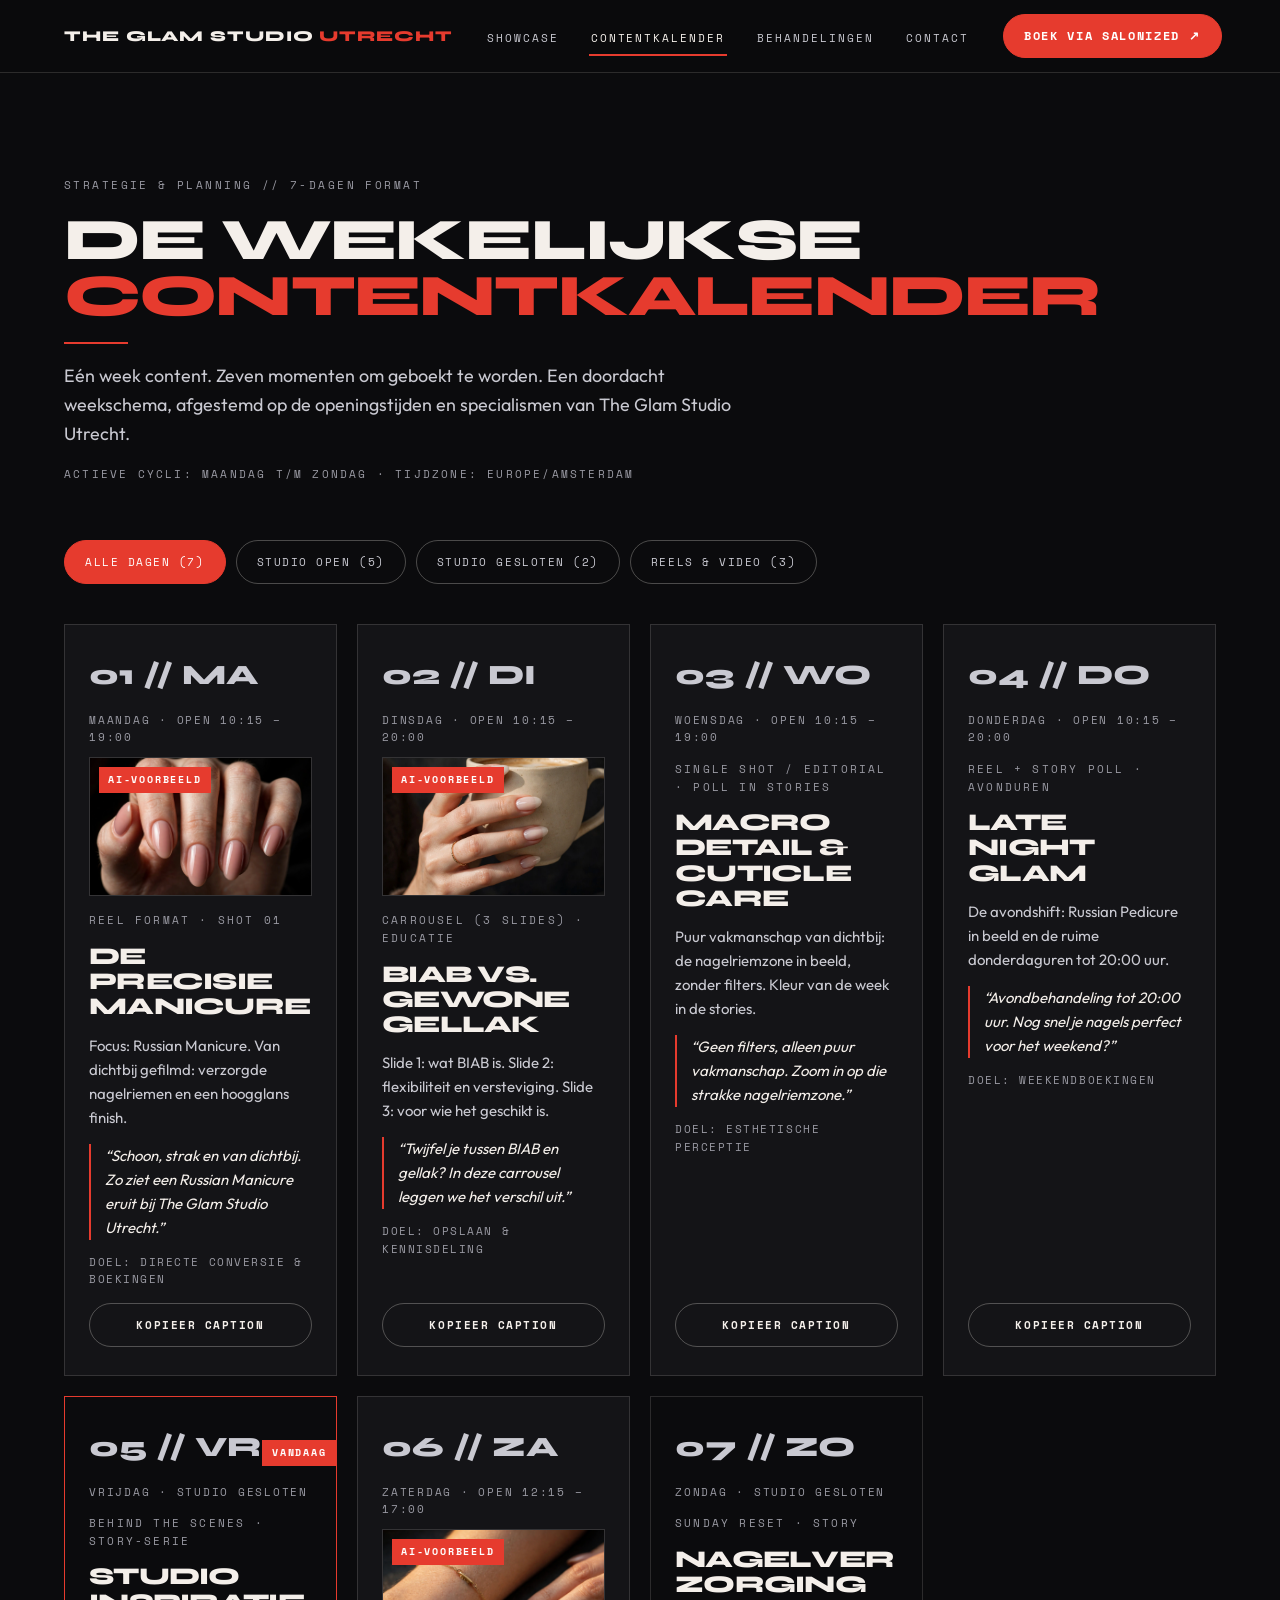
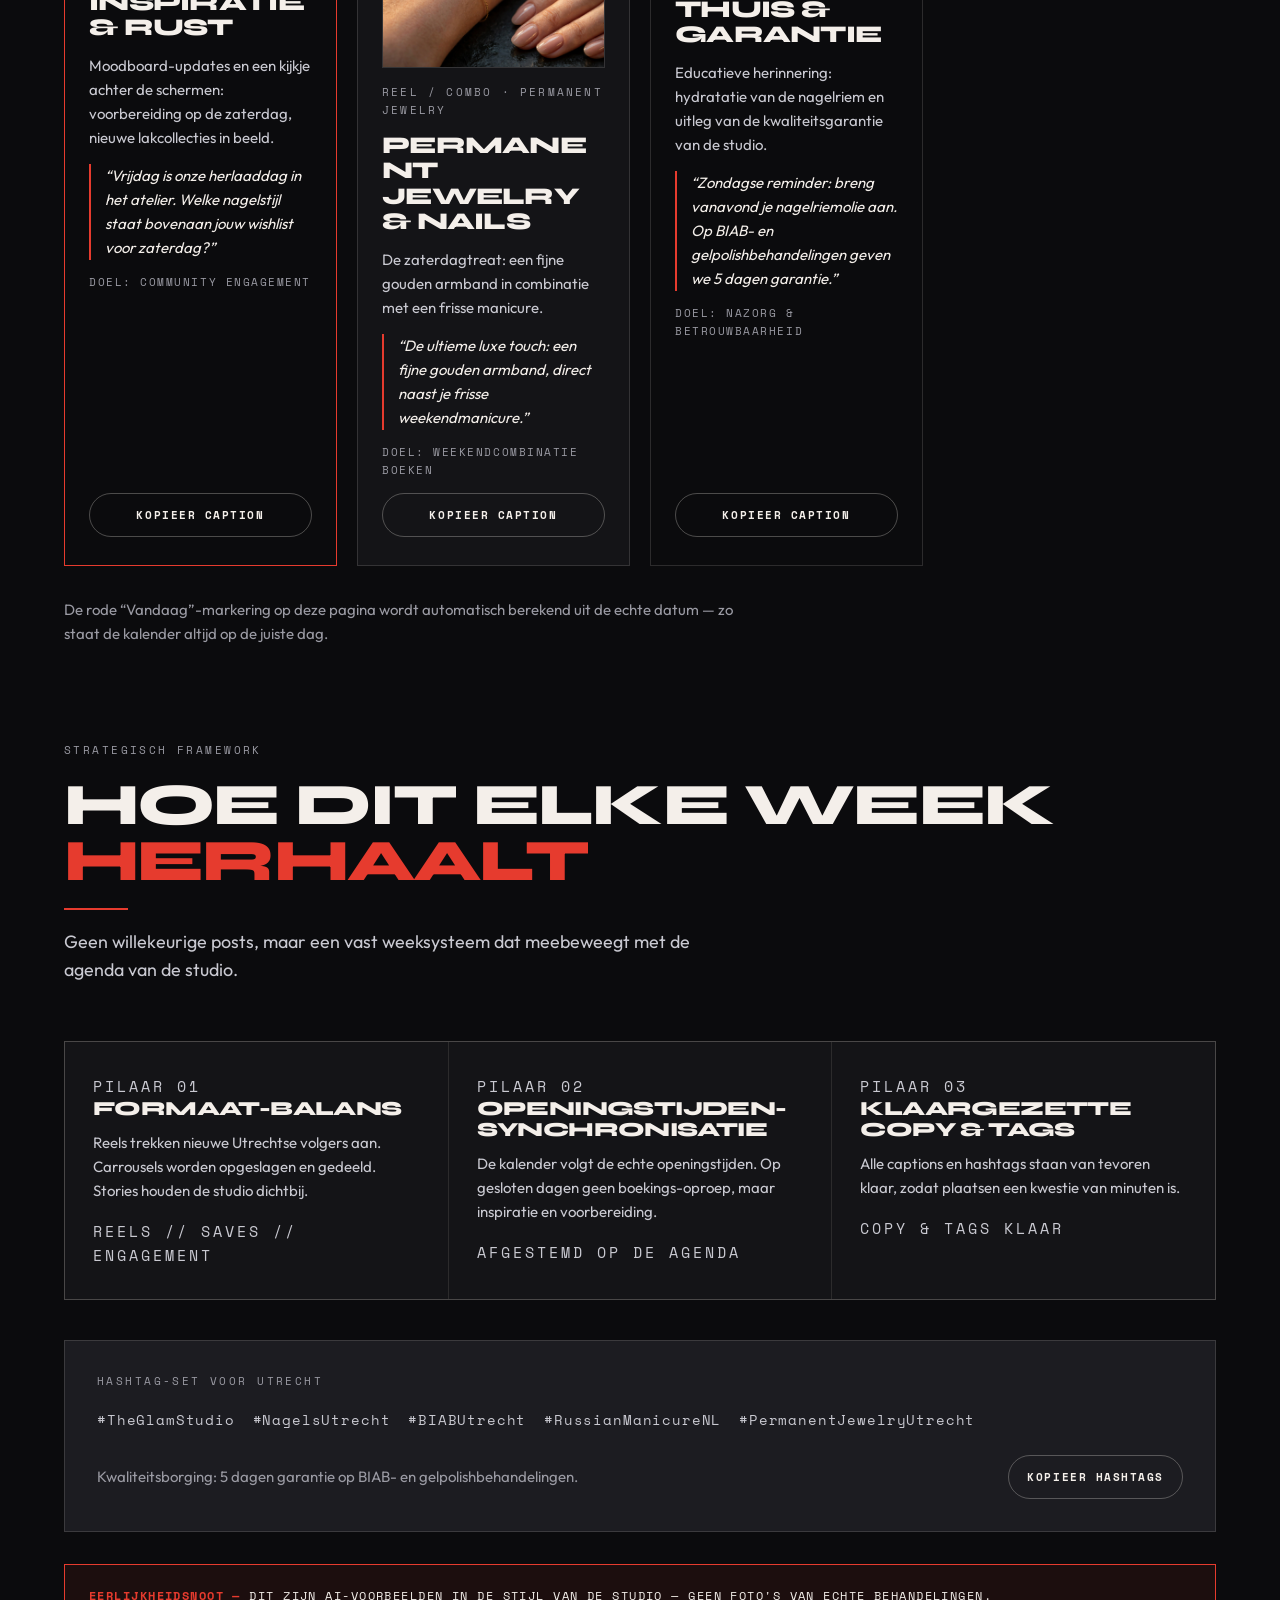
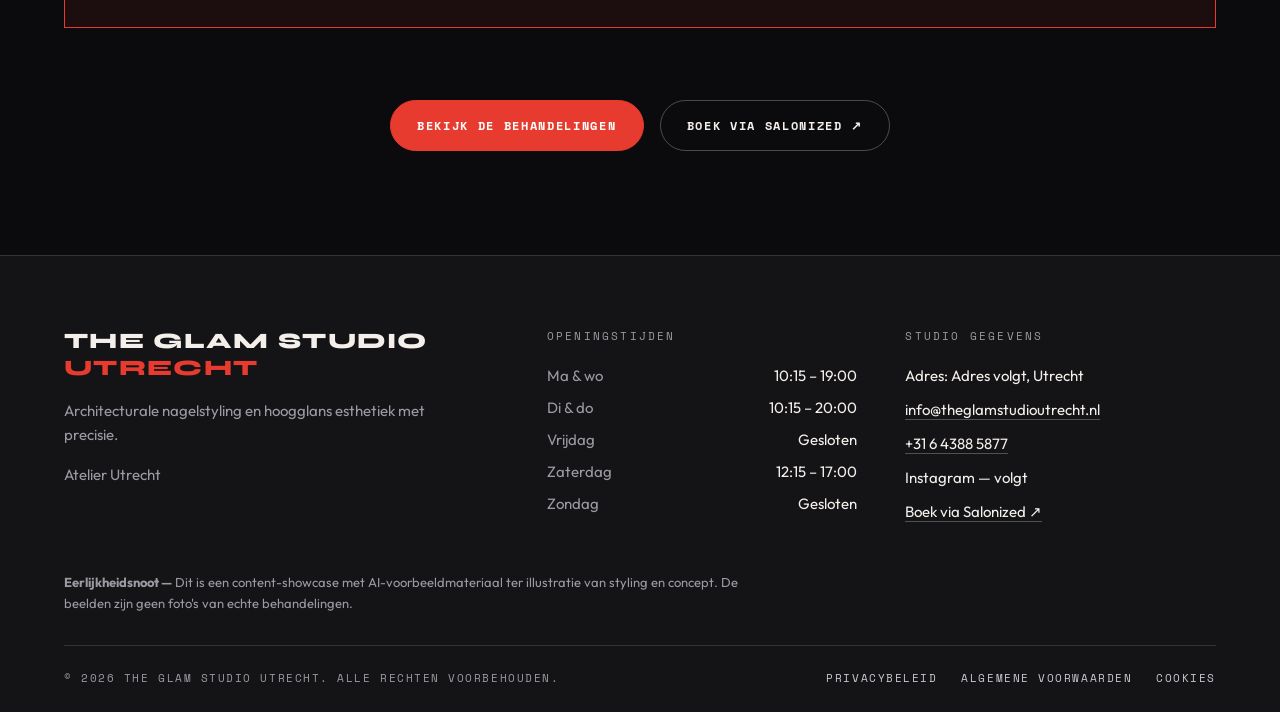
<file: contentkalender.html>
<!DOCTYPE html>
<html lang="nl">
<head>
<meta charset="utf-8">
<meta name="viewport" content="width=device-width, initial-scale=1">
<title>Contentkalender — The Glam Studio Utrecht</title>
<meta name="description" content="Een 7-daagse voorbeeld-contentkalender voor The Glam Studio Utrecht: één week content, afgestemd op de openingstijden en specialismen van de studio.">
<meta property="og:title" content="Contentkalender — The Glam Studio Utrecht">
<meta property="og:description" content="Eén week content. Zeven momenten om geboekt te worden.">
<meta property="og:type" content="website">
<link rel="icon" href="data:image/svg+xml,%3Csvg xmlns='http://www.w3.org/2000/svg' viewBox='0 0 32 32'%3E%3Crect width='32' height='32' fill='%23e63b2e'/%3E%3Ctext x='16' y='23' font-family='Arial' font-size='20' font-weight='bold' fill='white' text-anchor='middle'%3EG%3C/text%3E%3C/svg%3E">
<link rel="stylesheet" href="assets/css/main.css">
</head>
<body>
<a class="skip-link" href="#main">Spring naar inhoud</a>
<header class="site-nav">
  <div class="nav-inner">
    <a class="logo" href="index.html">The Glam Studio <em>Utrecht</em></a>
    <button class="nav-toggle" type="button" aria-expanded="false" aria-controls="nav-links">Menu ☰</button>
    <nav aria-label="Hoofdnavigatie">
      <ul class="nav-links" id="nav-links">
        <li><a href="index.html">Showcase</a></li>
        <li><a href="contentkalender.html" aria-current="page">Contentkalender</a></li>
        <li><a href="behandelingen.html">Behandelingen</a></li>
        <li><a href="contact.html">Contact</a></li>
      </ul>
    </nav>
    <a class="btn btn--nav" href="https://the-glam-studio-utrecht.salonized.com/" target="_blank" rel="noopener">Boek via Salonized ↗</a>
  </div>
</header>

<main id="main">
  <section>
    <div class="wrap">
      <div class="sec-head reveal">
        <p class="eyebrow">Strategie &amp; planning // 7-dagen format</p>
        <h2>De wekelijkse<br><span class="accent">contentkalender</span></h2>
        <span class="rule"></span>
        <p class="lede">Eén week content. Zeven momenten om geboekt te worden. Een doordacht weekschema, afgestemd op de openingstijden en specialismen van The Glam Studio Utrecht.</p>
        <p class="mono muted">Actieve cycli: maandag t/m zondag · Tijdzone: Europe/Amsterdam</p>
      </div>

      <div class="filters reveal" role="group" aria-label="Filter de kalender">
        <button class="filter-btn" type="button" data-filter="all" aria-pressed="true">Alle dagen (7)</button>
        <button class="filter-btn" type="button" data-filter="open" aria-pressed="false">Studio open (5)</button>
        <button class="filter-btn" type="button" data-filter="closed" aria-pressed="false">Studio gesloten (2)</button>
        <button class="filter-btn" type="button" data-filter="reel" aria-pressed="false">Reels &amp; video (3)</button>
      </div>

      <div class="cal-grid">
        <article class="day-card reveal" data-day="ma" data-open="true" data-format="reel">
          <div class="day-top"><span class="day-num">01 // MA</span><span class="today-badge">Vandaag</span></div>
          <p class="hours">Maandag · Open 10:15 – 19:00</p>
          <div class="shot-mini"><span class="badge-ai">AI-Voorbeeld</span><img src="assets/img/muestra-01.webp" alt="Russian manicure close-up, AI-voorbeeld" width="800" height="500" loading="lazy"></div>
          <p class="mono muted">Reel format · Shot 01</p>
          <h3>De precisie manicure</h3>
          <p class="theme">Focus: Russian Manicure. Van dichtbij gefilmd: verzorgde nagelriemen en een hoogglans finish.</p>
          <p class="caption">“Schoon, strak en van dichtbij. Zo ziet een Russian Manicure eruit bij The Glam Studio Utrecht.”</p>
          <p class="goal">Doel: directe conversie &amp; boekingen</p>
          <button class="copy-btn" type="button" data-copy="Schoon, strak en van dichtbij. Zo ziet een Russian Manicure eruit bij The Glam Studio Utrecht. Boek je behandeling via Salonized." data-label="Kopieer caption"><span class="copy-label">Kopieer caption</span></button>
        </article>

        <article class="day-card reveal" style="--d:.08s" data-day="di" data-open="true" data-format="carousel">
          <div class="day-top"><span class="day-num">02 // DI</span><span class="today-badge">Vandaag</span></div>
          <p class="hours">Dinsdag · Open 10:15 – 20:00</p>
          <div class="shot-mini"><span class="badge-ai">AI-Voorbeeld</span><img src="assets/img/muestra-02.webp" alt="BIAB nude set met keramische koffiemok, AI-voorbeeld" width="800" height="500" loading="lazy"></div>
          <p class="mono muted">Carrousel (3 slides) · Educatie</p>
          <h3>BIAB vs. gewone gellak</h3>
          <p class="theme">Slide 1: wat BIAB is. Slide 2: flexibiliteit en versteviging. Slide 3: voor wie het geschikt is.</p>
          <p class="caption">“Twijfel je tussen BIAB en gellak? In deze carrousel leggen we het verschil uit.”</p>
          <p class="goal">Doel: opslaan &amp; kennisdeling</p>
          <button class="copy-btn" type="button" data-copy="Twijfel je tussen BIAB en gellak? In deze carrousel leggen we het verschil uit — en waarom BIAB de natuurlijke nagel verstevigt. Sla op voor later." data-label="Kopieer caption"><span class="copy-label">Kopieer caption</span></button>
        </article>

        <article class="day-card reveal" style="--d:.16s" data-day="wo" data-open="true" data-format="photo">
          <div class="day-top"><span class="day-num">03 // WO</span><span class="today-badge">Vandaag</span></div>
          <p class="hours">Woensdag · Open 10:15 – 19:00</p>
          <p class="mono muted">Single shot / Editorial · Poll in stories</p>
          <h3>Macro detail &amp; cuticle care</h3>
          <p class="theme">Puur vakmanschap van dichtbij: de nagelriemzone in beeld, zonder filters. Kleur van de week in de stories.</p>
          <p class="caption">“Geen filters, alleen puur vakmanschap. Zoom in op die strakke nagelriemzone.”</p>
          <p class="goal">Doel: esthetische perceptie</p>
          <button class="copy-btn" type="button" data-copy="Geen filters, alleen puur vakmanschap. Zoom in op die strakke nagelriemzone. Kleur van de week: stem in de poll in onze stories." data-label="Kopieer caption"><span class="copy-label">Kopieer caption</span></button>
        </article>

        <article class="day-card reveal" style="--d:.24s" data-day="do" data-open="true" data-format="reel">
          <div class="day-top"><span class="day-num">04 // DO</span><span class="today-badge">Vandaag</span></div>
          <p class="hours">Donderdag · Open 10:15 – 20:00</p>
          <p class="mono muted">Reel + story poll · Avonduren</p>
          <h3>Late night glam</h3>
          <p class="theme">De avondshift: Russian Pedicure in beeld en de ruime donderdaguren tot 20:00 uur.</p>
          <p class="caption">“Avondbehandeling tot 20:00 uur. Nog snel je nagels perfect voor het weekend?”</p>
          <p class="goal">Doel: weekendboekingen</p>
          <button class="copy-btn" type="button" data-copy="Avondbehandeling tot 20:00 uur. Nog snel je nagels perfect voor het weekend? Boek via Salonized." data-label="Kopieer caption"><span class="copy-label">Kopieer caption</span></button>
        </article>

        <article class="day-card closed reveal" data-day="vr" data-open="false" data-format="story">
          <div class="day-top"><span class="day-num">05 // VR</span><span class="today-badge">Vandaag</span></div>
          <p class="hours">Vrijdag · Studio gesloten</p>
          <p class="mono muted">Behind the scenes · Story-serie</p>
          <h3>Studio inspiratie &amp; rust</h3>
          <p class="theme">Moodboard-updates en een kijkje achter de schermen: voorbereiding op de zaterdag, nieuwe lakcollecties in beeld.</p>
          <p class="caption">“Vrijdag is onze herlaaddag in het atelier. Welke nagelstijl staat bovenaan jouw wishlist voor zaterdag?”</p>
          <p class="goal">Doel: community engagement</p>
          <button class="copy-btn" type="button" data-copy="Vrijdag is onze herlaaddag in het atelier. Welke nagelstijl staat bovenaan jouw wishlist voor zaterdag? Laat het weten in de comments." data-label="Kopieer caption"><span class="copy-label">Kopieer caption</span></button>
        </article>

        <article class="day-card reveal" data-day="za" data-open="true" data-format="reel">
          <div class="day-top"><span class="day-num">06 // ZA</span><span class="today-badge">Vandaag</span></div>
          <p class="hours">Zaterdag · Open 12:15 – 17:00</p>
          <div class="shot-mini"><span class="badge-ai">AI-Voorbeeld</span><img src="assets/img/muestra-03.webp" alt="Fijne gouden armband naast een frisse manicure, AI-voorbeeld" width="800" height="500" loading="lazy"></div>
          <p class="mono muted">Reel / Combo · Permanent Jewelry</p>
          <h3>Permanent Jewelry &amp; nails</h3>
          <p class="theme">De zaterdagtreat: een fijne gouden armband in combinatie met een frisse manicure.</p>
          <p class="caption">“De ultieme luxe touch: een fijne gouden armband, direct naast je frisse weekendmanicure.”</p>
          <p class="goal">Doel: weekendcombinatie boeken</p>
          <button class="copy-btn" type="button" data-copy="De ultieme luxe touch: een fijne gouden armband naast een frisse manicure. Zaterdag open van 12:15 tot 17:00 uur — boek via Salonized." data-label="Kopieer caption"><span class="copy-label">Kopieer caption</span></button>
        </article>

        <article class="day-card closed reveal" data-day="zo" data-open="false" data-format="story">
          <div class="day-top"><span class="day-num">07 // ZO</span><span class="today-badge">Vandaag</span></div>
          <p class="hours">Zondag · Studio gesloten</p>
          <p class="mono muted">Sunday reset · Story</p>
          <h3>Nagelverzorging thuis &amp; garantie</h3>
          <p class="theme">Educatieve herinnering: hydratatie van de nagelriem en uitleg van de kwaliteitsgarantie van de studio.</p>
          <p class="caption">“Zondagse reminder: breng vanavond je nagelriemolie aan. Op BIAB- en gelpolishbehandelingen geven we 5 dagen garantie.”</p>
          <p class="goal">Doel: nazorg &amp; betrouwbaarheid</p>
          <button class="copy-btn" type="button" data-copy="Zondagse reminder: breng vanavond je nagelriemolie aan. Op BIAB- en gelpolishbehandelingen geven we 5 dagen garantie." data-label="Kopieer caption"><span class="copy-label">Kopieer caption</span></button>
        </article>
      </div>

      <p class="cal-note reveal">De rode “Vandaag”-markering op deze pagina wordt automatisch berekend uit de echte datum — zo staat de kalender altijd op de juiste dag.</p>

      <div class="sec-head reveal" style="margin-top:96px">
        <p class="eyebrow">Strategisch framework</p>
        <h2>Hoe dit elke week<br><span class="accent">herhaalt</span></h2>
        <span class="rule"></span>
        <p class="lede">Geen willekeurige posts, maar een vast weeksysteem dat meebeweegt met de agenda van de studio.</p>
      </div>
      <div class="pillars">
        <article class="reveal">
          <p class="mono muted">Pilaar 01</p>
          <h3>Formaat-balans</h3>
          <p>Reels trekken nieuwe Utrechtse volgers aan. Carrousels worden opgeslagen en gedeeld. Stories houden de studio dichtbij.</p>
          <p class="mono muted" style="margin-top:16px">Reels // Saves // Engagement</p>
        </article>
        <article class="reveal" style="--d:.12s">
          <p class="mono muted">Pilaar 02</p>
          <h3>Openingstijden-synchronisatie</h3>
          <p>De kalender volgt de echte openingstijden. Op gesloten dagen geen boekings-oproep, maar inspiratie en voorbereiding.</p>
          <p class="mono muted" style="margin-top:16px">Afgestemd op de agenda</p>
        </article>
        <article class="reveal" style="--d:.24s">
          <p class="mono muted">Pilaar 03</p>
          <h3>Klaargezette copy &amp; tags</h3>
          <p>Alle captions en hashtags staan van tevoren klaar, zodat plaatsen een kwestie van minuten is.</p>
          <p class="mono muted" style="margin-top:16px">Copy &amp; tags klaar</p>
        </article>
      </div>

      <div class="hashtag-box reveal">
        <p class="eyebrow">Hashtag-set voor Utrecht</p>
        <p class="tags" style="margin-top:14px">#TheGlamStudio #NagelsUtrecht #BIABUtrecht #RussianManicureNL #PermanentJewelryUtrecht</p>
        <div class="row">
          <p class="muted" style="font-size:15px;max-width:56ch">Kwaliteitsborging: 5 dagen garantie op BIAB- en gelpolishbehandelingen.</p>
          <button class="copy-btn" type="button" style="width:auto" data-copy="#TheGlamStudio #NagelsUtrecht #BIABUtrecht #RussianManicureNL #PermanentJewelryUtrecht" data-label="Kopieer hashtags"><span class="copy-label">Kopieer hashtags</span></button>
        </div>
      </div>

      <p class="honesty reveal"><b>Eerlijkheidsnoot —</b> Dit zijn AI-voorbeelden in de stijl van de studio — geen foto's van echte behandelingen.</p>

      <div class="final-cta reveal" style="margin-top:72px">
        <div class="row">
          <a class="btn" href="behandelingen.html">Bekijk de behandelingen</a>
          <a class="btn btn--ghost" href="https://the-glam-studio-utrecht.salonized.com/" target="_blank" rel="noopener">Boek via Salonized ↗</a>
        </div>
      </div>
    </div>
  </section>
</main>

<footer>
  <div class="wrap">
    <div class="foot-grid">
      <div class="foot-brand">
        <a class="logo" href="index.html">The Glam Studio <em>Utrecht</em></a>
        <p>Architecturale nagelstyling en hoogglans esthetiek met precisie.</p>
        <p style="margin-top:16px">Atelier Utrecht</p>
      </div>
      <div>
        <h4>Openingstijden</h4>
        <ul class="foot-hours">
          <li><span>Ma &amp; wo</span><span>10:15 – 19:00</span></li>
          <li><span>Di &amp; do</span><span>10:15 – 20:00</span></li>
          <li><span>Vrijdag</span><span>Gesloten</span></li>
          <li><span>Zaterdag</span><span>12:15 – 17:00</span></li>
          <li><span>Zondag</span><span>Gesloten</span></li>
        </ul>
      </div>
      <div>
        <h4>Studio gegevens</h4>
        <ul class="foot-contact">
          <li>Adres: Adres volgt, Utrecht</li>
          <li><a href="mailto:info@theglamstudioutrecht.nl">info@theglamstudioutrecht.nl</a></li>
          <li><a href="tel:+31643885877">+31 6 4388 5877</a></li>
          <li>Instagram — volgt</li>
          <li><a href="https://the-glam-studio-utrecht.salonized.com/" target="_blank" rel="noopener">Boek via Salonized ↗</a></li>
        </ul>
      </div>
    </div>
    <p class="foot-note"><b>Eerlijkheidsnoot —</b> Dit is een content-showcase met AI-voorbeeldmateriaal ter illustratie van styling en concept. De beelden zijn geen foto's van echte behandelingen.</p>
    <div class="foot-bottom">
      <span>© <span data-year>2026</span> The Glam Studio Utrecht. Alle rechten voorbehouden.</span>
      <nav aria-label="Juridisch">
        <a href="privacy.html">Privacybeleid</a>
        <a href="voorwaarden.html">Algemene voorwaarden</a>
        <a href="cookies.html">Cookies</a>
      </nav>
    </div>
  </div>
</footer>
<div class="toast" role="status" aria-live="polite"></div>
<script src="assets/js/site.js"></script>
</body>
</html>
</file>
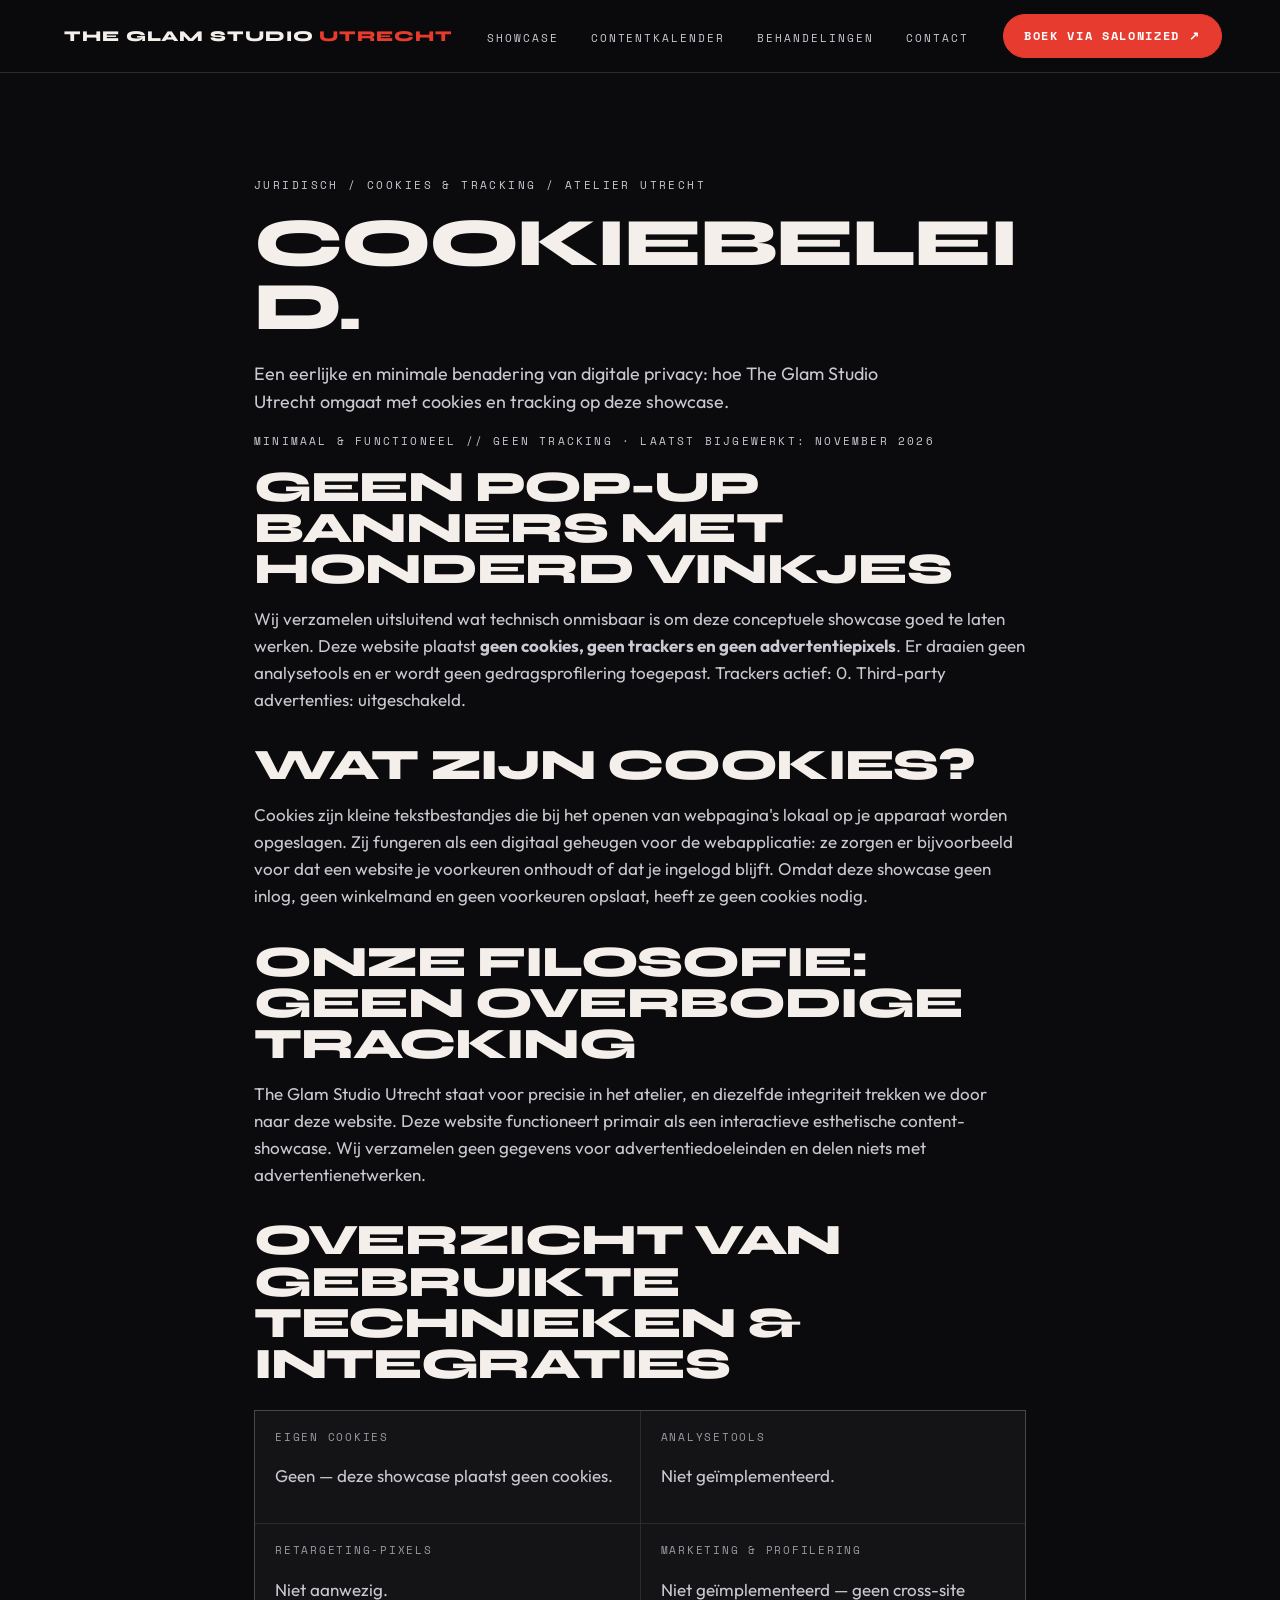
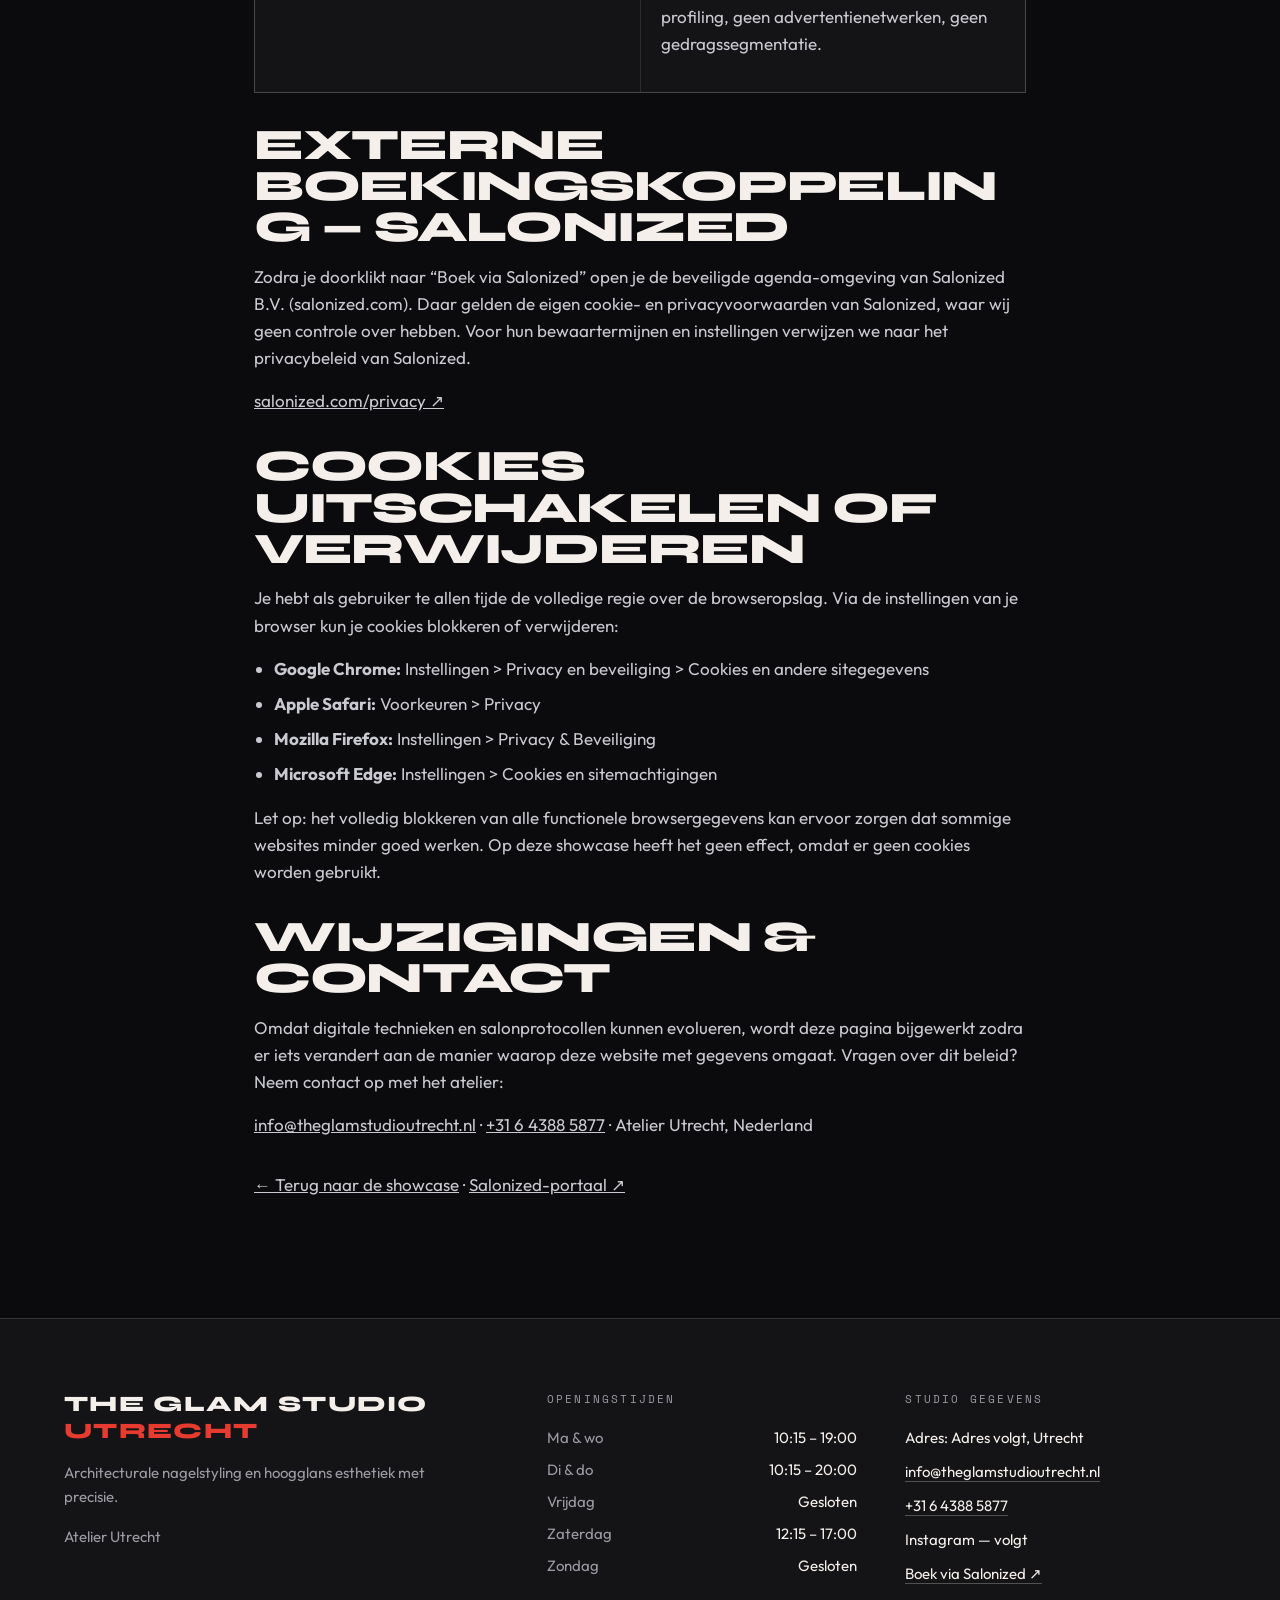
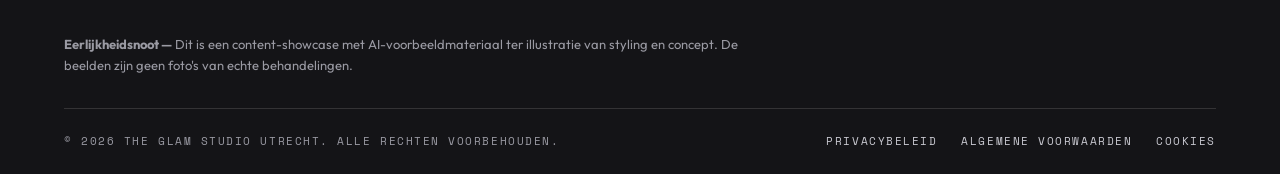
<file: cookies.html>
<!DOCTYPE html>
<html lang="nl">
<head>
<meta charset="utf-8">
<meta name="viewport" content="width=device-width, initial-scale=1">
<title>Cookiebeleid — The Glam Studio Utrecht</title>
<meta name="description" content="Cookiebeleid van The Glam Studio Utrecht: deze showcase plaatst geen trackers. Alleen bij het doorklikken naar Salonized gelden de cookies van Salonized.">
<meta property="og:title" content="Cookiebeleid — The Glam Studio Utrecht">
<meta property="og:type" content="website">
<link rel="icon" href="data:image/svg+xml,%3Csvg xmlns='http://www.w3.org/2000/svg' viewBox='0 0 32 32'%3E%3Crect width='32' height='32' fill='%23e63b2e'/%3E%3Ctext x='16' y='23' font-family='Arial' font-size='20' font-weight='bold' fill='white' text-anchor='middle'%3EG%3C/text%3E%3C/svg%3E">
<link rel="stylesheet" href="assets/css/main.css">
</head>
<body>
<a class="skip-link" href="#main">Spring naar inhoud</a>
<header class="site-nav">
  <div class="nav-inner">
    <a class="logo" href="index.html">The Glam Studio <em>Utrecht</em></a>
    <button class="nav-toggle" type="button" aria-expanded="false" aria-controls="nav-links">Menu ☰</button>
    <nav aria-label="Hoofdnavigatie">
      <ul class="nav-links" id="nav-links">
        <li><a href="index.html">Showcase</a></li>
        <li><a href="contentkalender.html">Contentkalender</a></li>
        <li><a href="behandelingen.html">Behandelingen</a></li>
        <li><a href="contact.html">Contact</a></li>
      </ul>
    </nav>
    <a class="btn btn--nav" href="https://the-glam-studio-utrecht.salonized.com/" target="_blank" rel="noopener">Boek via Salonized ↗</a>
  </div>
</header>

<main id="main">
  <section>
    <div class="wrap legal">
      <p class="eyebrow reveal">Juridisch / Cookies &amp; tracking / Atelier Utrecht</p>
      <h1 class="reveal" style="margin-top:16px">Cookiebeleid.</h1>
      <p class="lede reveal" style="margin-top:20px">Een eerlijke en minimale benadering van digitale privacy: hoe The Glam Studio Utrecht omgaat met cookies en tracking op deze showcase.</p>
      <p class="mono muted reveal">Minimaal &amp; functioneel // Geen tracking · Laatst bijgewerkt: november 2026</p>

      <h2>Geen pop-up banners met honderd vinkjes</h2>
      <p>Wij verzamelen uitsluitend wat technisch onmisbaar is om deze conceptuele showcase goed te laten werken. Deze website plaatst <strong>geen cookies, geen trackers en geen advertentiepixels</strong>. Er draaien geen analysetools en er wordt geen gedragsprofilering toegepast. Trackers actief: 0. Third-party advertenties: uitgeschakeld.</p>

      <h2>Wat zijn cookies?</h2>
      <p>Cookies zijn kleine tekstbestandjes die bij het openen van webpagina's lokaal op je apparaat worden opgeslagen. Zij fungeren als een digitaal geheugen voor de webapplicatie: ze zorgen er bijvoorbeeld voor dat een website je voorkeuren onthoudt of dat je ingelogd blijft. Omdat deze showcase geen inlog, geen winkelmand en geen voorkeuren opslaat, heeft ze geen cookies nodig.</p>

      <h2>Onze filosofie: geen overbodige tracking</h2>
      <p>The Glam Studio Utrecht staat voor precisie in het atelier, en diezelfde integriteit trekken we door naar deze website. Deze website functioneert primair als een interactieve esthetische content-showcase. Wij verzamelen geen gegevens voor advertentiedoeleinden en delen niets met advertentienetwerken.</p>

      <h2>Overzicht van gebruikte technieken &amp; integraties</h2>
      <div class="facts">
        <div><p class="k">Eigen cookies</p><p class="v">Geen — deze showcase plaatst geen cookies.</p></div>
        <div><p class="k">Analysetools</p><p class="v">Niet geïmplementeerd.</p></div>
        <div><p class="k">Retargeting-pixels</p><p class="v">Niet aanwezig.</p></div>
        <div><p class="k">Marketing &amp; profilering</p><p class="v">Niet geïmplementeerd — geen cross-site profiling, geen advertentienetwerken, geen gedragssegmentatie.</p></div>
      </div>
      <h2>Externe boekingskoppeling — Salonized</h2>
      <p>Zodra je doorklikt naar “Boek via Salonized” open je de beveiligde agenda-omgeving van Salonized B.V. (salonized.com). Daar gelden de eigen cookie- en privacyvoorwaarden van Salonized, waar wij geen controle over hebben. Voor hun bewaartermijnen en instellingen verwijzen we naar het privacybeleid van Salonized.</p>
      <p><a href="https://salonized.com/privacy" target="_blank" rel="noopener">salonized.com/privacy ↗</a></p>

      <h2>Cookies uitschakelen of verwijderen</h2>
      <p>Je hebt als gebruiker te allen tijde de volledige regie over de browseropslag. Via de instellingen van je browser kun je cookies blokkeren of verwijderen:</p>
      <ul>
        <li><strong>Google Chrome:</strong> Instellingen &gt; Privacy en beveiliging &gt; Cookies en andere sitegegevens</li>
        <li><strong>Apple Safari:</strong> Voorkeuren &gt; Privacy</li>
        <li><strong>Mozilla Firefox:</strong> Instellingen &gt; Privacy &amp; Beveiliging</li>
        <li><strong>Microsoft Edge:</strong> Instellingen &gt; Cookies en sitemachtigingen</li>
      </ul>
      <p>Let op: het volledig blokkeren van alle functionele browsergegevens kan ervoor zorgen dat sommige websites minder goed werken. Op deze showcase heeft het geen effect, omdat er geen cookies worden gebruikt.</p>

      <h2>Wijzigingen &amp; contact</h2>
      <p>Omdat digitale technieken en salonprotocollen kunnen evolueren, wordt deze pagina bijgewerkt zodra er iets verandert aan de manier waarop deze website met gegevens omgaat. Vragen over dit beleid? Neem contact op met het atelier:</p>
      <p><a href="mailto:info@theglamstudioutrecht.nl">info@theglamstudioutrecht.nl</a> · <a href="tel:+31643885877">+31 6 4388 5877</a> · Atelier Utrecht, Nederland</p>
      <p style="margin-top:32px"><a href="index.html">← Terug naar de showcase</a> · <a href="https://the-glam-studio-utrecht.salonized.com/" target="_blank" rel="noopener">Salonized-portaal ↗</a></p>
    </div>
  </section>
</main>

<footer>
  <div class="wrap">
    <div class="foot-grid">
      <div class="foot-brand">
        <a class="logo" href="index.html">The Glam Studio <em>Utrecht</em></a>
        <p>Architecturale nagelstyling en hoogglans esthetiek met precisie.</p>
        <p style="margin-top:16px">Atelier Utrecht</p>
      </div>
      <div>
        <h4>Openingstijden</h4>
        <ul class="foot-hours">
          <li><span>Ma &amp; wo</span><span>10:15 – 19:00</span></li>
          <li><span>Di &amp; do</span><span>10:15 – 20:00</span></li>
          <li><span>Vrijdag</span><span>Gesloten</span></li>
          <li><span>Zaterdag</span><span>12:15 – 17:00</span></li>
          <li><span>Zondag</span><span>Gesloten</span></li>
        </ul>
      </div>
      <div>
        <h4>Studio gegevens</h4>
        <ul class="foot-contact">
          <li>Adres: Adres volgt, Utrecht</li>
          <li><a href="mailto:info@theglamstudioutrecht.nl">info@theglamstudioutrecht.nl</a></li>
          <li><a href="tel:+31643885877">+31 6 4388 5877</a></li>
          <li>Instagram — volgt</li>
          <li><a href="https://the-glam-studio-utrecht.salonized.com/" target="_blank" rel="noopener">Boek via Salonized ↗</a></li>
        </ul>
      </div>
    </div>
    <p class="foot-note"><b>Eerlijkheidsnoot —</b> Dit is een content-showcase met AI-voorbeeldmateriaal ter illustratie van styling en concept. De beelden zijn geen foto's van echte behandelingen.</p>
    <div class="foot-bottom">
      <span>© <span data-year>2026</span> The Glam Studio Utrecht. Alle rechten voorbehouden.</span>
      <nav aria-label="Juridisch">
        <a href="privacy.html">Privacybeleid</a>
        <a href="voorwaarden.html">Algemene voorwaarden</a>
        <a href="cookies.html">Cookies</a>
      </nav>
    </div>
  </div>
</footer>
<div class="toast" role="status" aria-live="polite"></div>
<script src="assets/js/site.js"></script>
</body>
</html>
</file>
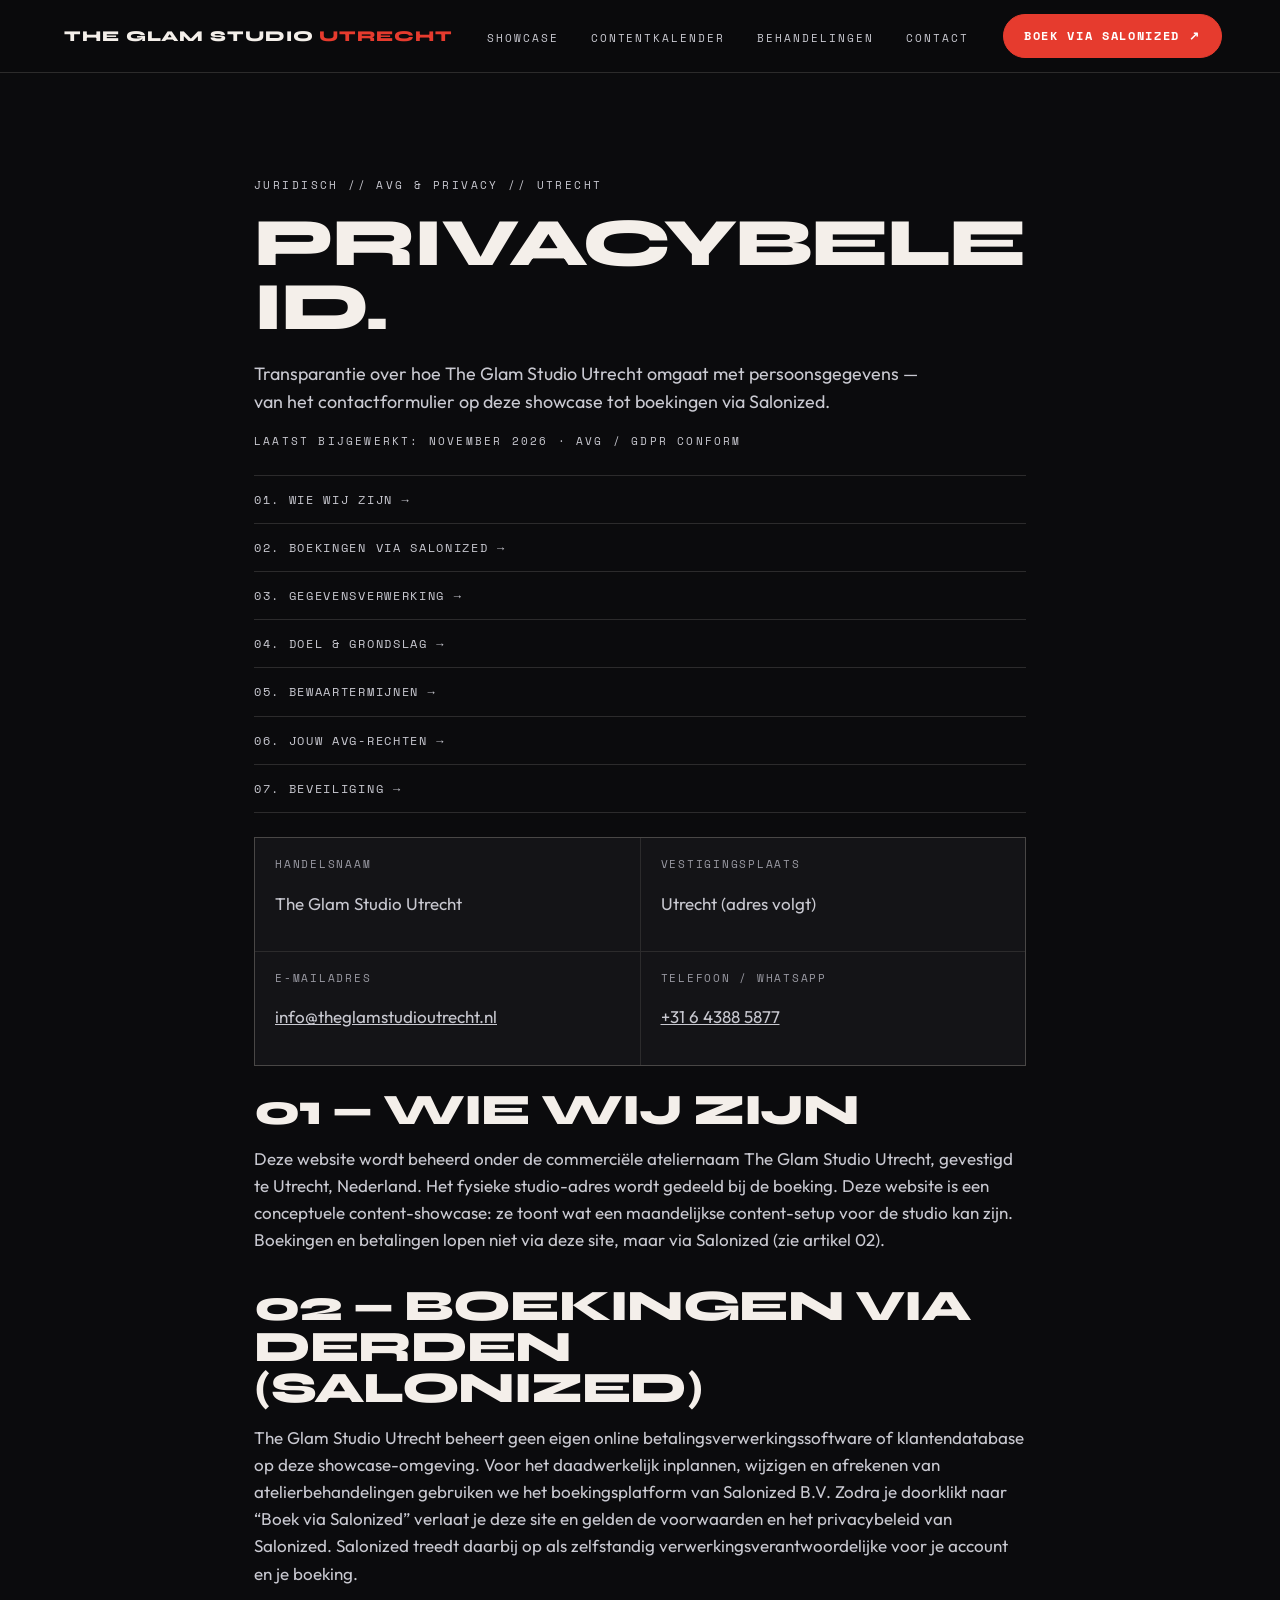
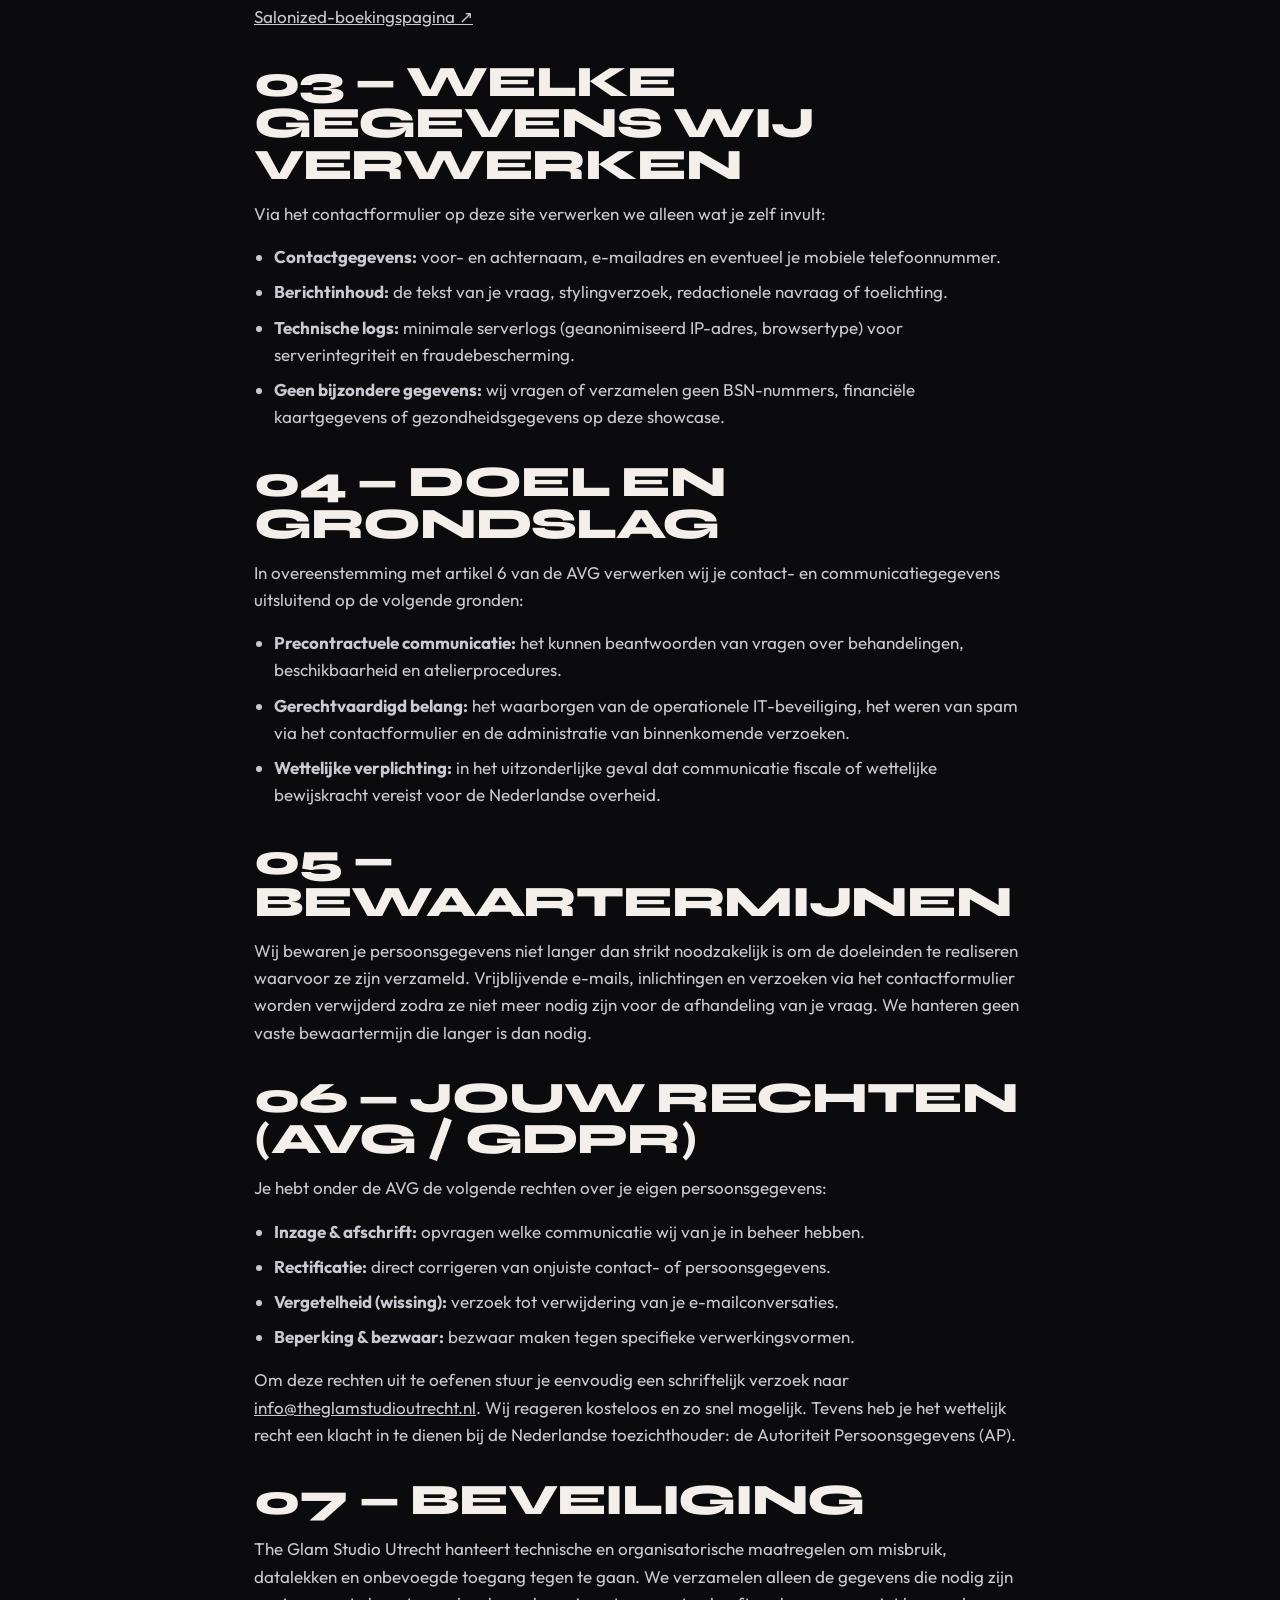
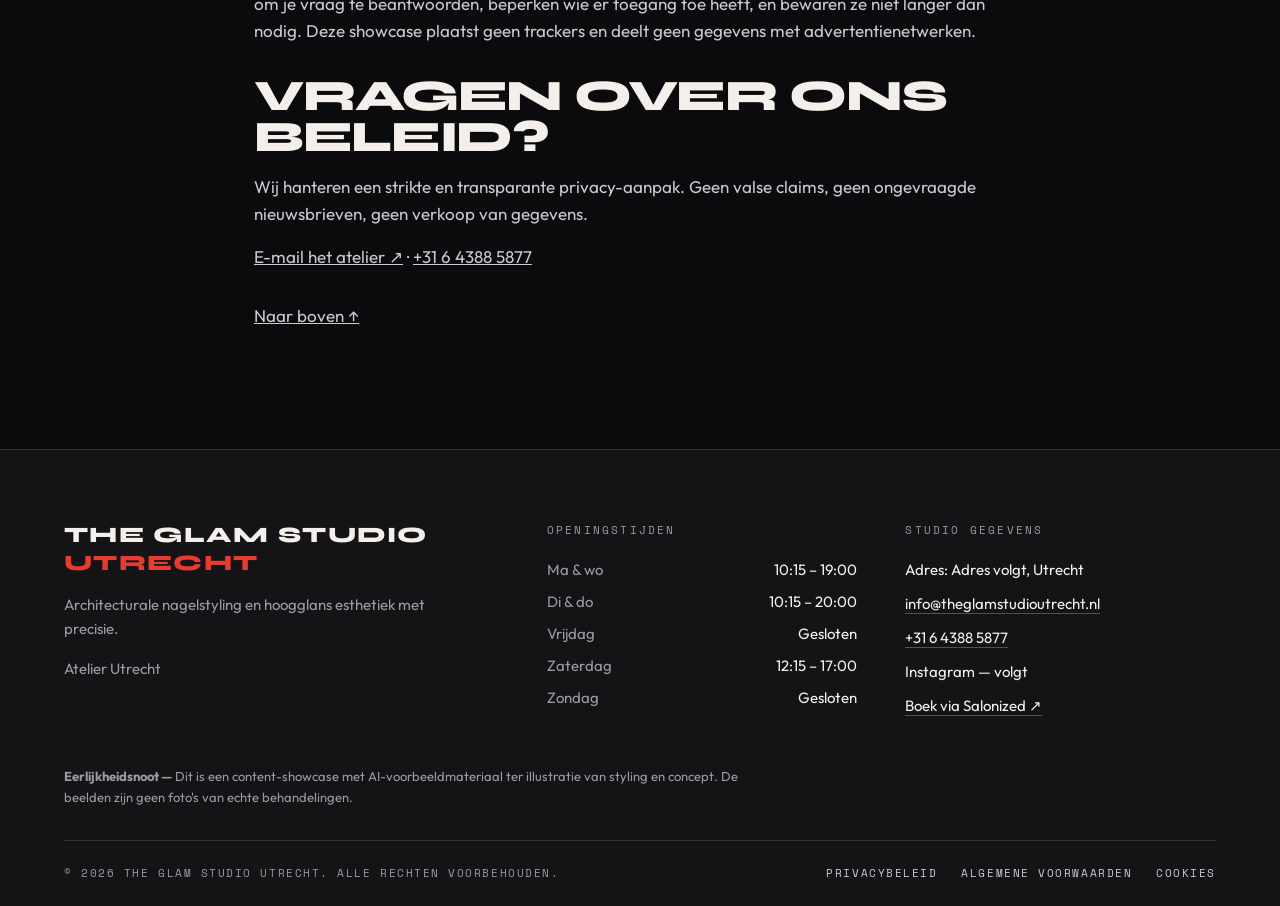
<file: privacy.html>
<!DOCTYPE html>
<html lang="nl">
<head>
<meta charset="utf-8">
<meta name="viewport" content="width=device-width, initial-scale=1">
<title>Privacybeleid — The Glam Studio Utrecht</title>
<meta name="description" content="Privacybeleid van The Glam Studio Utrecht: welke gegevens het contactformulier verzamelt, waarom, en welke rechten je hebt onder de AVG / GDPR.">
<meta property="og:title" content="Privacybeleid — The Glam Studio Utrecht">
<meta property="og:type" content="website">
<link rel="icon" href="data:image/svg+xml,%3Csvg xmlns='http://www.w3.org/2000/svg' viewBox='0 0 32 32'%3E%3Crect width='32' height='32' fill='%23e63b2e'/%3E%3Ctext x='16' y='23' font-family='Arial' font-size='20' font-weight='bold' fill='white' text-anchor='middle'%3EG%3C/text%3E%3C/svg%3E">
<link rel="stylesheet" href="assets/css/main.css">
</head>
<body>
<a class="skip-link" href="#main">Spring naar inhoud</a>
<header class="site-nav">
  <div class="nav-inner">
    <a class="logo" href="index.html">The Glam Studio <em>Utrecht</em></a>
    <button class="nav-toggle" type="button" aria-expanded="false" aria-controls="nav-links">Menu ☰</button>
    <nav aria-label="Hoofdnavigatie">
      <ul class="nav-links" id="nav-links">
        <li><a href="index.html">Showcase</a></li>
        <li><a href="contentkalender.html">Contentkalender</a></li>
        <li><a href="behandelingen.html">Behandelingen</a></li>
        <li><a href="contact.html">Contact</a></li>
      </ul>
    </nav>
    <a class="btn btn--nav" href="https://the-glam-studio-utrecht.salonized.com/" target="_blank" rel="noopener">Boek via Salonized ↗</a>
  </div>
</header>

<main id="main">
  <section>
    <div class="wrap legal">
      <p class="eyebrow reveal">Juridisch // AVG &amp; Privacy // Utrecht</p>
      <h1 class="reveal" style="margin-top:16px">Privacybeleid.</h1>
      <p class="lede reveal" style="margin-top:20px">Transparantie over hoe The Glam Studio Utrecht omgaat met persoonsgegevens — van het contactformulier op deze showcase tot boekingen via Salonized.</p>
      <p class="mono muted reveal">Laatst bijgewerkt: november 2026 · AVG / GDPR conform</p>

      <div class="art-index reveal">
        <a href="#wie">01. Wie wij zijn →</a>
        <a href="#salonized">02. Boekingen via Salonized →</a>
        <a href="#gegevens">03. Gegevensverwerking →</a>
        <a href="#doel">04. Doel &amp; grondslag →</a>
        <a href="#bewaar">05. Bewaartermijnen →</a>
        <a href="#rechten">06. Jouw AVG-rechten →</a>
        <a href="#beveiliging">07. Beveiliging →</a>
      </div>

      <div class="facts reveal">
        <div><p class="k">Handelsnaam</p><p class="v">The Glam Studio Utrecht</p></div>
        <div><p class="k">Vestigingsplaats</p><p class="v">Utrecht (adres volgt)</p></div>
        <div><p class="k">E-mailadres</p><p class="v"><a href="mailto:info@theglamstudioutrecht.nl">info@theglamstudioutrecht.nl</a></p></div>
        <div><p class="k">Telefoon / WhatsApp</p><p class="v"><a href="tel:+31643885877">+31 6 4388 5877</a></p></div>
      </div>

      <h2 id="wie">01 — Wie wij zijn</h2>
      <p>Deze website wordt beheerd onder de commerciële ateliernaam The Glam Studio Utrecht, gevestigd te Utrecht, Nederland. Het fysieke studio-adres wordt gedeeld bij de boeking. Deze website is een conceptuele content-showcase: ze toont wat een maandelijkse content-setup voor de studio kan zijn. Boekingen en betalingen lopen niet via deze site, maar via Salonized (zie artikel 02).</p>

      <h2 id="salonized">02 — Boekingen via derden (Salonized)</h2>
      <p>The Glam Studio Utrecht beheert geen eigen online betalingsverwerkingssoftware of klantendatabase op deze showcase-omgeving. Voor het daadwerkelijk inplannen, wijzigen en afrekenen van atelierbehandelingen gebruiken we het boekingsplatform van Salonized B.V. Zodra je doorklikt naar “Boek via Salonized” verlaat je deze site en gelden de voorwaarden en het privacybeleid van Salonized. Salonized treedt daarbij op als zelfstandig verwerkingsverantwoordelijke voor je account en je boeking.</p>
      <p><a href="https://the-glam-studio-utrecht.salonized.com/" target="_blank" rel="noopener">Salonized-boekingspagina ↗</a></p>

      <h2 id="gegevens">03 — Welke gegevens wij verwerken</h2>
      <p>Via het contactformulier op deze site verwerken we alleen wat je zelf invult:</p>
      <ul>
        <li><strong>Contactgegevens:</strong> voor- en achternaam, e-mailadres en eventueel je mobiele telefoonnummer.</li>
        <li><strong>Berichtinhoud:</strong> de tekst van je vraag, stylingverzoek, redactionele navraag of toelichting.</li>
        <li><strong>Technische logs:</strong> minimale serverlogs (geanonimiseerd IP-adres, browsertype) voor serverintegriteit en fraudebescherming.</li>
        <li><strong>Geen bijzondere gegevens:</strong> wij vragen of verzamelen geen BSN-nummers, financiële kaartgegevens of gezondheidsgegevens op deze showcase.</li>
      </ul>

      <h2 id="doel">04 — Doel en grondslag</h2>
      <p>In overeenstemming met artikel 6 van de AVG verwerken wij je contact- en communicatiegegevens uitsluitend op de volgende gronden:</p>
      <ul>
        <li><strong>Precontractuele communicatie:</strong> het kunnen beantwoorden van vragen over behandelingen, beschikbaarheid en atelierprocedures.</li>
        <li><strong>Gerechtvaardigd belang:</strong> het waarborgen van de operationele IT-beveiliging, het weren van spam via het contactformulier en de administratie van binnenkomende verzoeken.</li>
        <li><strong>Wettelijke verplichting:</strong> in het uitzonderlijke geval dat communicatie fiscale of wettelijke bewijskracht vereist voor de Nederlandse overheid.</li>
      </ul>

      <h2 id="bewaar">05 — Bewaartermijnen</h2>
      <p>Wij bewaren je persoonsgegevens niet langer dan strikt noodzakelijk is om de doeleinden te realiseren waarvoor ze zijn verzameld. Vrijblijvende e-mails, inlichtingen en verzoeken via het contactformulier worden verwijderd zodra ze niet meer nodig zijn voor de afhandeling van je vraag. We hanteren geen vaste bewaartermijn die langer is dan nodig.</p>

      <h2 id="rechten">06 — Jouw rechten (AVG / GDPR)</h2>
      <p>Je hebt onder de AVG de volgende rechten over je eigen persoonsgegevens:</p>
      <ul>
        <li><strong>Inzage &amp; afschrift:</strong> opvragen welke communicatie wij van je in beheer hebben.</li>
        <li><strong>Rectificatie:</strong> direct corrigeren van onjuiste contact- of persoonsgegevens.</li>
        <li><strong>Vergetelheid (wissing):</strong> verzoek tot verwijdering van je e-mailconversaties.</li>
        <li><strong>Beperking &amp; bezwaar:</strong> bezwaar maken tegen specifieke verwerkingsvormen.</li>
      </ul>
      <p>Om deze rechten uit te oefenen stuur je eenvoudig een schriftelijk verzoek naar <a href="mailto:info@theglamstudioutrecht.nl">info@theglamstudioutrecht.nl</a>. Wij reageren kosteloos en zo snel mogelijk. Tevens heb je het wettelijk recht een klacht in te dienen bij de Nederlandse toezichthouder: de Autoriteit Persoonsgegevens (AP).</p>

      <h2 id="beveiliging">07 — Beveiliging</h2>
      <p>The Glam Studio Utrecht hanteert technische en organisatorische maatregelen om misbruik, datalekken en onbevoegde toegang tegen te gaan. We verzamelen alleen de gegevens die nodig zijn om je vraag te beantwoorden, beperken wie er toegang toe heeft, en bewaren ze niet langer dan nodig. Deze showcase plaatst geen trackers en deelt geen gegevens met advertentienetwerken.</p>

      <h2>Vragen over ons beleid?</h2>
      <p>Wij hanteren een strikte en transparante privacy-aanpak. Geen valse claims, geen ongevraagde nieuwsbrieven, geen verkoop van gegevens.</p>
      <p><a href="mailto:info@theglamstudioutrecht.nl">E-mail het atelier ↗</a> · <a href="tel:+31643885877">+31 6 4388 5877</a></p>
      <p style="margin-top:32px"><a href="#main">Naar boven ↑</a></p>
    </div>
  </section>
</main>

<footer>
  <div class="wrap">
    <div class="foot-grid">
      <div class="foot-brand">
        <a class="logo" href="index.html">The Glam Studio <em>Utrecht</em></a>
        <p>Architecturale nagelstyling en hoogglans esthetiek met precisie.</p>
        <p style="margin-top:16px">Atelier Utrecht</p>
      </div>
      <div>
        <h4>Openingstijden</h4>
        <ul class="foot-hours">
          <li><span>Ma &amp; wo</span><span>10:15 – 19:00</span></li>
          <li><span>Di &amp; do</span><span>10:15 – 20:00</span></li>
          <li><span>Vrijdag</span><span>Gesloten</span></li>
          <li><span>Zaterdag</span><span>12:15 – 17:00</span></li>
          <li><span>Zondag</span><span>Gesloten</span></li>
        </ul>
      </div>
      <div>
        <h4>Studio gegevens</h4>
        <ul class="foot-contact">
          <li>Adres: Adres volgt, Utrecht</li>
          <li><a href="mailto:info@theglamstudioutrecht.nl">info@theglamstudioutrecht.nl</a></li>
          <li><a href="tel:+31643885877">+31 6 4388 5877</a></li>
          <li>Instagram — volgt</li>
          <li><a href="https://the-glam-studio-utrecht.salonized.com/" target="_blank" rel="noopener">Boek via Salonized ↗</a></li>
        </ul>
      </div>
    </div>
    <p class="foot-note"><b>Eerlijkheidsnoot —</b> Dit is een content-showcase met AI-voorbeeldmateriaal ter illustratie van styling en concept. De beelden zijn geen foto's van echte behandelingen.</p>
    <div class="foot-bottom">
      <span>© <span data-year>2026</span> The Glam Studio Utrecht. Alle rechten voorbehouden.</span>
      <nav aria-label="Juridisch">
        <a href="privacy.html">Privacybeleid</a>
        <a href="voorwaarden.html">Algemene voorwaarden</a>
        <a href="cookies.html">Cookies</a>
      </nav>
    </div>
  </div>
</footer>
<div class="toast" role="status" aria-live="polite"></div>
<script src="assets/js/site.js"></script>
</body>
</html>
</file>
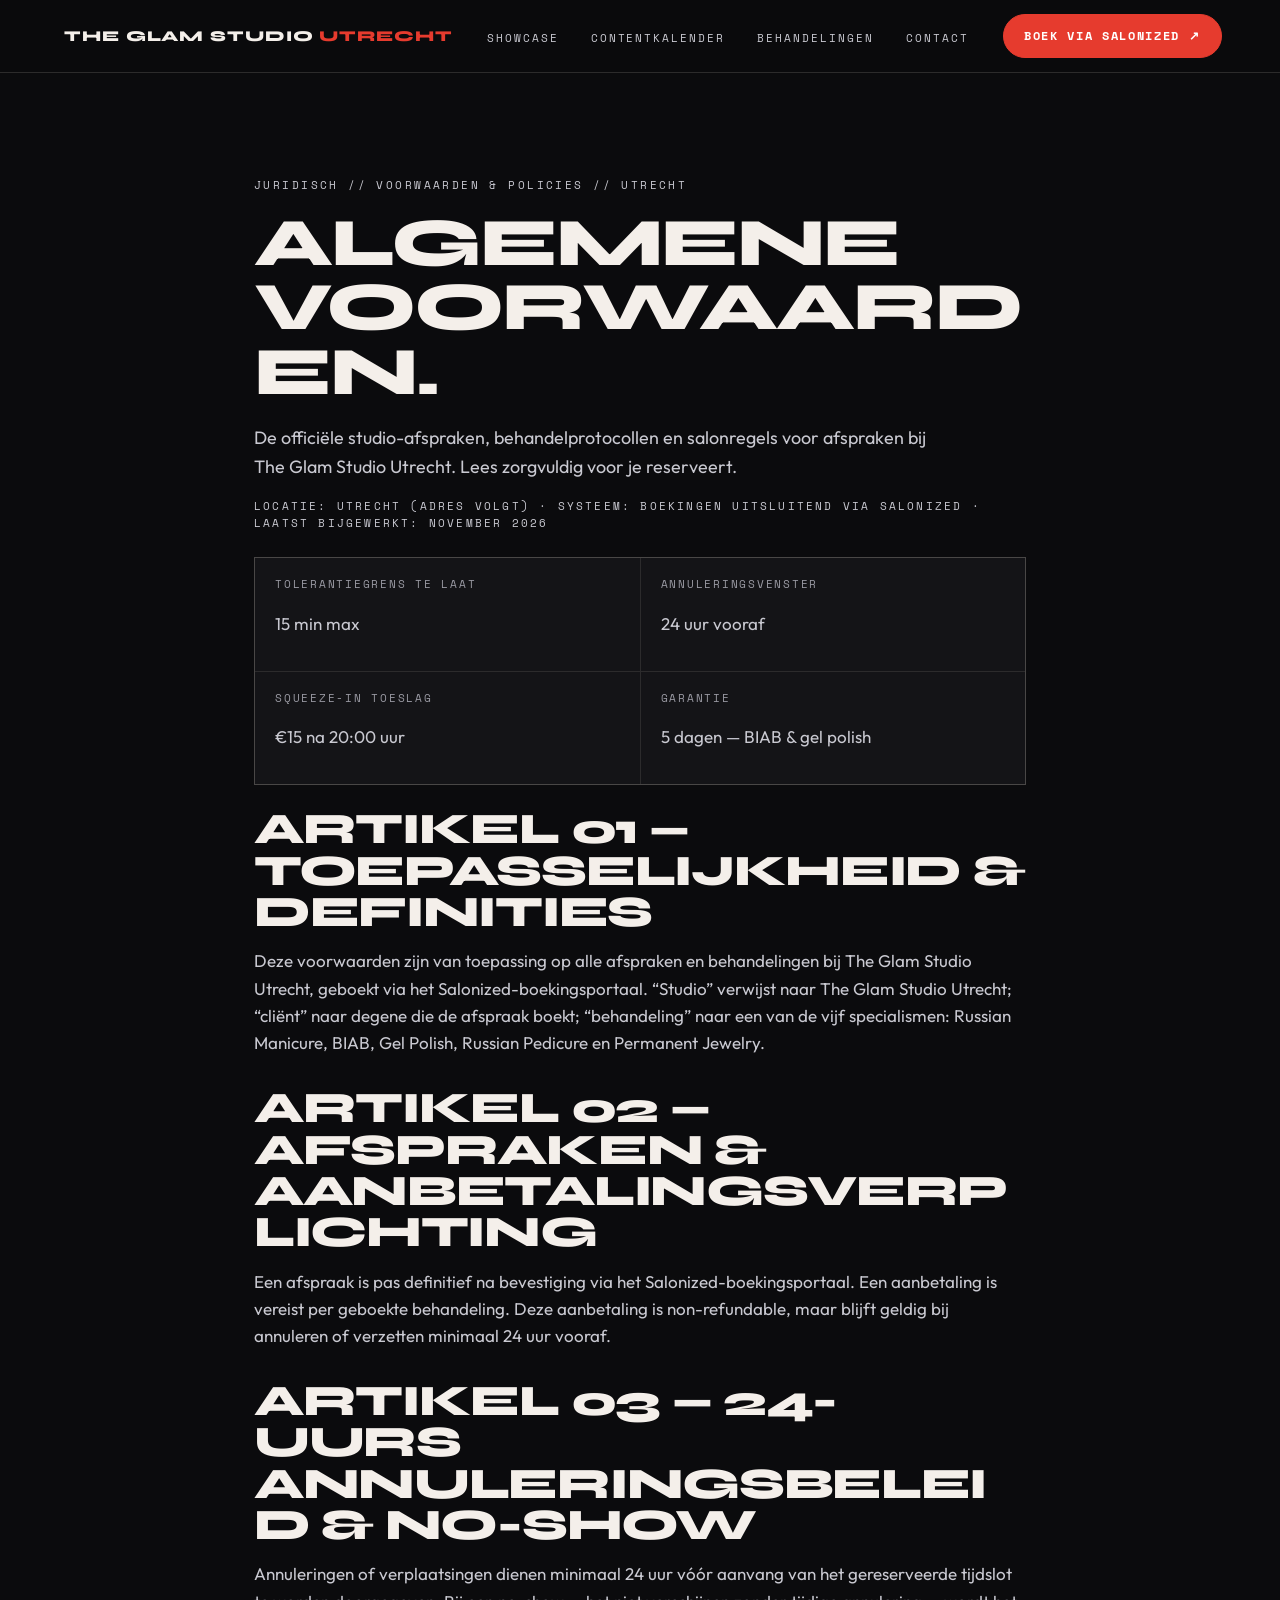
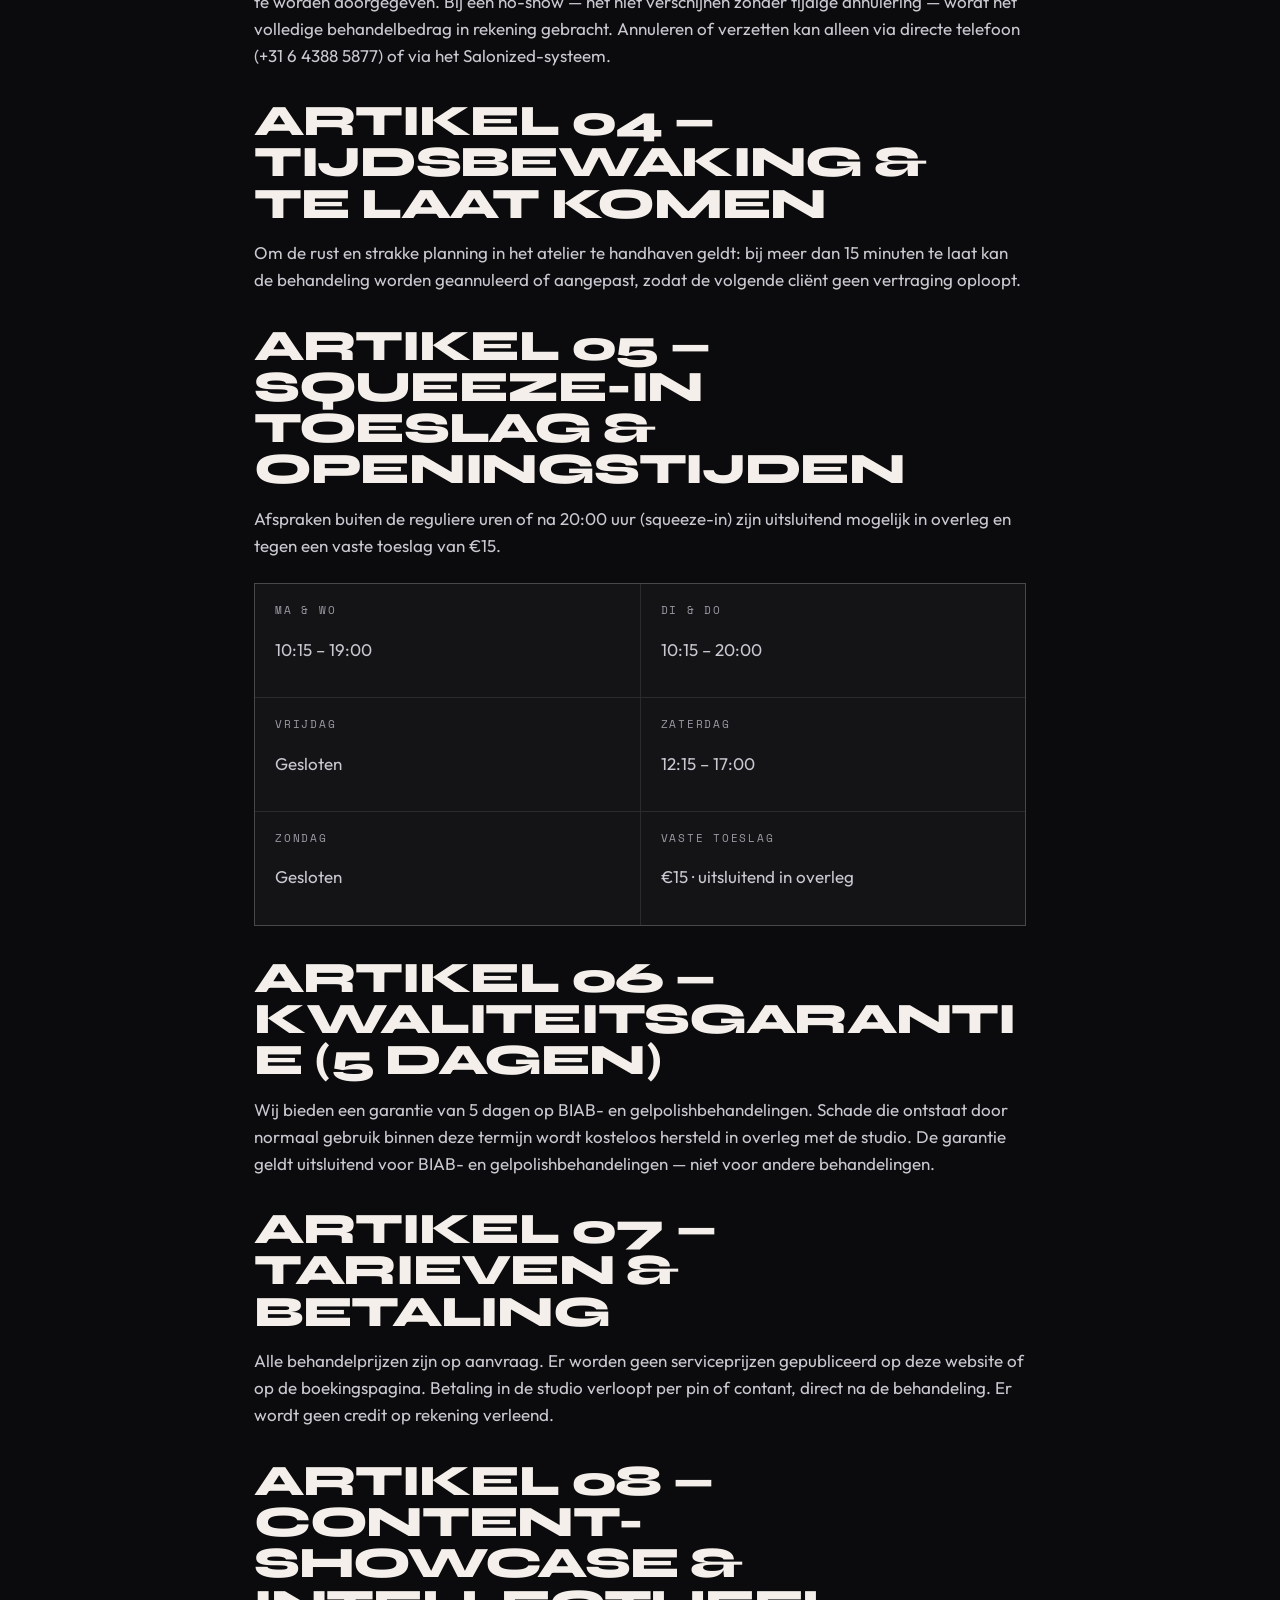
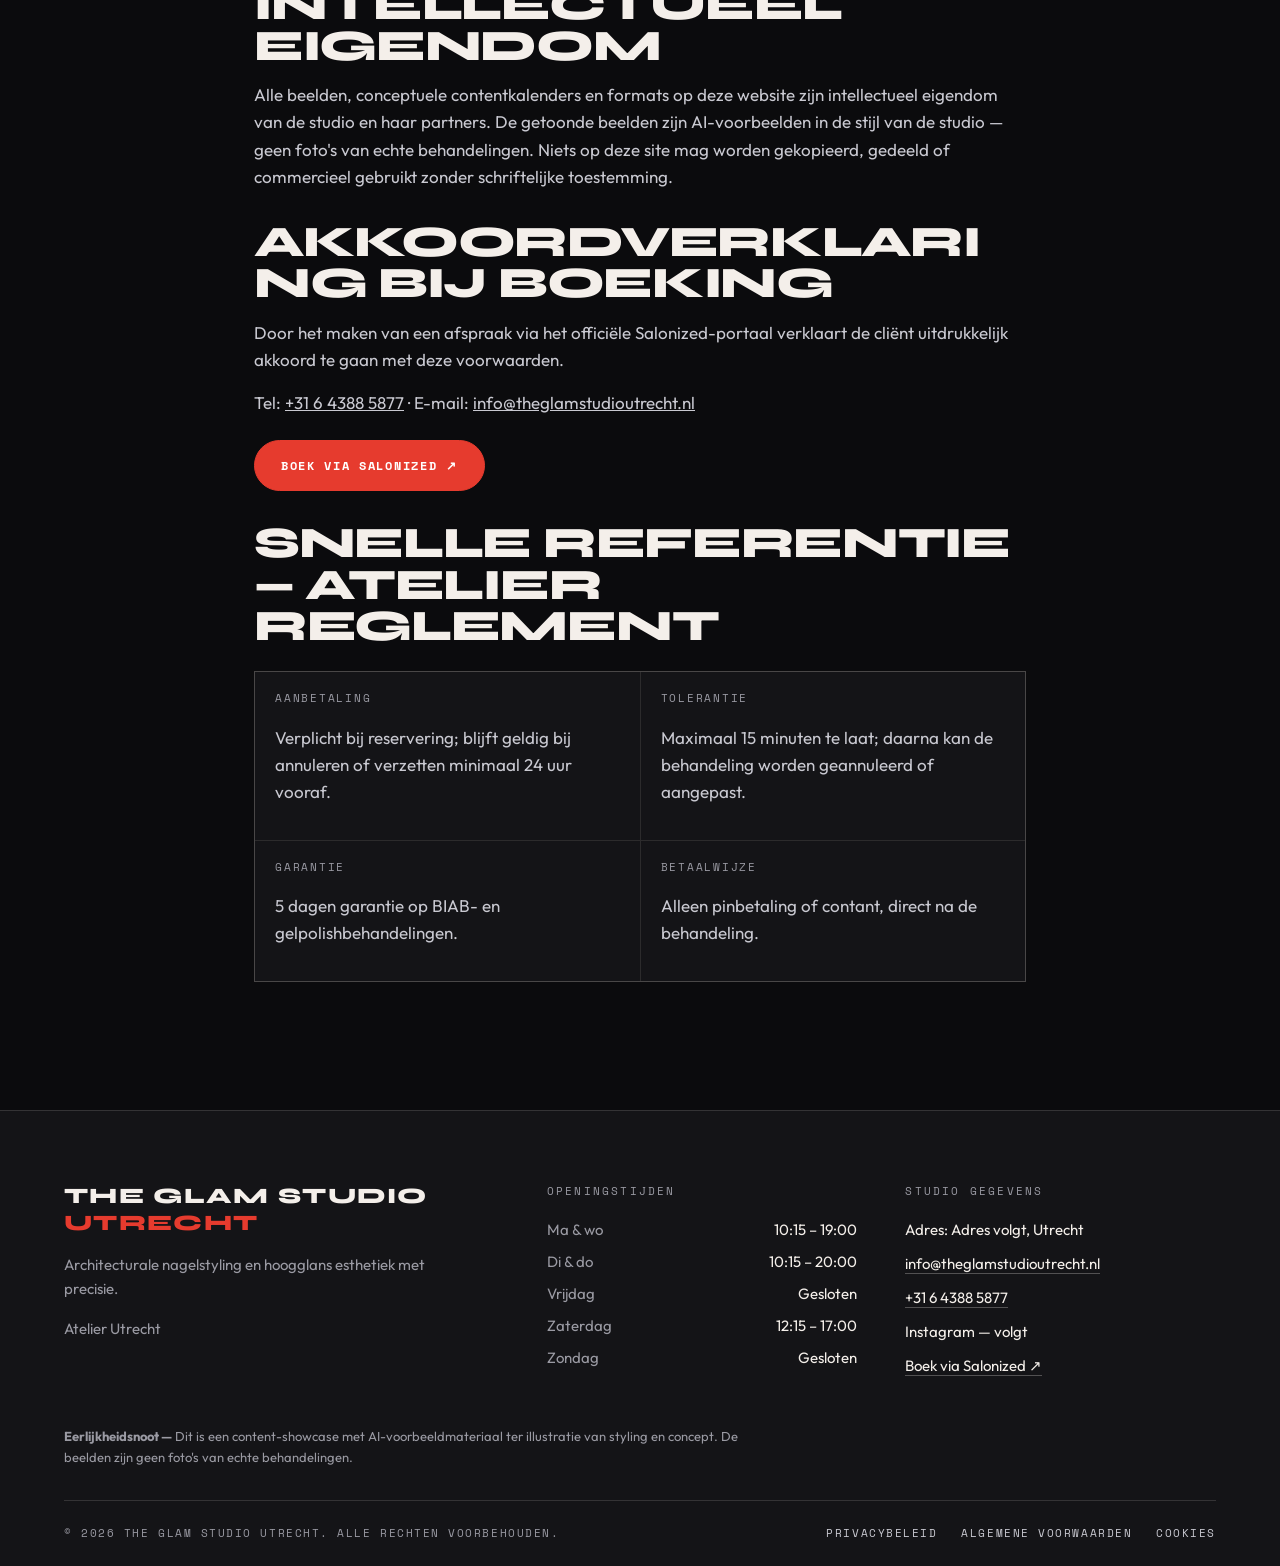
<file: voorwaarden.html>
<!DOCTYPE html>
<html lang="nl">
<head>
<meta charset="utf-8">
<meta name="viewport" content="width=device-width, initial-scale=1">
<title>Algemene Voorwaarden — The Glam Studio Utrecht</title>
<meta name="description" content="Algemene voorwaarden van The Glam Studio Utrecht: aanbetaling, 24-uur annuleringsbeleid, 5 dagen garantie op BIAB en gel polish, squeeze-in toeslag en betaling.">
<meta property="og:title" content="Algemene Voorwaarden — The Glam Studio Utrecht">
<meta property="og:type" content="website">
<link rel="icon" href="data:image/svg+xml,%3Csvg xmlns='http://www.w3.org/2000/svg' viewBox='0 0 32 32'%3E%3Crect width='32' height='32' fill='%23e63b2e'/%3E%3Ctext x='16' y='23' font-family='Arial' font-size='20' font-weight='bold' fill='white' text-anchor='middle'%3EG%3C/text%3E%3C/svg%3E">
<link rel="stylesheet" href="assets/css/main.css">
</head>
<body>
<a class="skip-link" href="#main">Spring naar inhoud</a>
<header class="site-nav">
  <div class="nav-inner">
    <a class="logo" href="index.html">The Glam Studio <em>Utrecht</em></a>
    <button class="nav-toggle" type="button" aria-expanded="false" aria-controls="nav-links">Menu ☰</button>
    <nav aria-label="Hoofdnavigatie">
      <ul class="nav-links" id="nav-links">
        <li><a href="index.html">Showcase</a></li>
        <li><a href="contentkalender.html">Contentkalender</a></li>
        <li><a href="behandelingen.html">Behandelingen</a></li>
        <li><a href="contact.html">Contact</a></li>
      </ul>
    </nav>
    <a class="btn btn--nav" href="https://the-glam-studio-utrecht.salonized.com/" target="_blank" rel="noopener">Boek via Salonized ↗</a>
  </div>
</header>

<main id="main">
  <section>
    <div class="wrap legal">
      <p class="eyebrow reveal">Juridisch // Voorwaarden &amp; policies // Utrecht</p>
      <h1 class="reveal" style="margin-top:16px">Algemene voorwaarden.</h1>
      <p class="lede reveal" style="margin-top:20px">De officiële studio-afspraken, behandelprotocollen en salonregels voor afspraken bij The Glam Studio Utrecht. Lees zorgvuldig voor je reserveert.</p>
      <p class="mono muted reveal">Locatie: Utrecht (adres volgt) · Systeem: boekingen uitsluitend via Salonized · Laatst bijgewerkt: november 2026</p>

      <div class="facts reveal">
        <div><p class="k">Tolerantiegrens te laat</p><p class="v">15 min max</p></div>
        <div><p class="k">Annuleringsvenster</p><p class="v">24 uur vooraf</p></div>
        <div><p class="k">Squeeze-in toeslag</p><p class="v">€15 na 20:00 uur</p></div>
        <div><p class="k">Garantie</p><p class="v">5 dagen — BIAB &amp; gel polish</p></div>
      </div>

      <h2>Artikel 01 — Toepasselijkheid &amp; definities</h2>
      <p>Deze voorwaarden zijn van toepassing op alle afspraken en behandelingen bij The Glam Studio Utrecht, geboekt via het Salonized-boekingsportaal. “Studio” verwijst naar The Glam Studio Utrecht; “cliënt” naar degene die de afspraak boekt; “behandeling” naar een van de vijf specialismen: Russian Manicure, BIAB, Gel Polish, Russian Pedicure en Permanent Jewelry.</p>

      <h2>Artikel 02 — Afspraken &amp; aanbetalingsverplichting</h2>
      <p>Een afspraak is pas definitief na bevestiging via het Salonized-boekingsportaal. Een aanbetaling is vereist per geboekte behandeling. Deze aanbetaling is non-refundable, maar blijft geldig bij annuleren of verzetten minimaal 24 uur vooraf.</p>

      <h2>Artikel 03 — 24-uurs annuleringsbeleid &amp; no-show</h2>
      <p>Annuleringen of verplaatsingen dienen minimaal 24 uur vóór aanvang van het gereserveerde tijdslot te worden doorgegeven. Bij een no-show — het niet verschijnen zonder tijdige annulering — wordt het volledige behandelbedrag in rekening gebracht. Annuleren of verzetten kan alleen via directe telefoon (+31 6 4388 5877) of via het Salonized-systeem.</p>

      <h2>Artikel 04 — Tijdsbewaking &amp; te laat komen</h2>
      <p>Om de rust en strakke planning in het atelier te handhaven geldt: bij meer dan 15 minuten te laat kan de behandeling worden geannuleerd of aangepast, zodat de volgende cliënt geen vertraging oploopt.</p>

      <h2>Artikel 05 — Squeeze-in toeslag &amp; openingstijden</h2>
      <p>Afspraken buiten de reguliere uren of na 20:00 uur (squeeze-in) zijn uitsluitend mogelijk in overleg en tegen een vaste toeslag van €15.</p>
      <div class="facts">
        <div><p class="k">Ma &amp; wo</p><p class="v">10:15 – 19:00</p></div>
        <div><p class="k">Di &amp; do</p><p class="v">10:15 – 20:00</p></div>
        <div><p class="k">Vrijdag</p><p class="v">Gesloten</p></div>
        <div><p class="k">Zaterdag</p><p class="v">12:15 – 17:00</p></div>
        <div><p class="k">Zondag</p><p class="v">Gesloten</p></div>
        <div><p class="k">Vaste toeslag</p><p class="v">€15 · uitsluitend in overleg</p></div>
      </div>

      <h2>Artikel 06 — Kwaliteitsgarantie (5 dagen)</h2>
      <p>Wij bieden een garantie van 5 dagen op BIAB- en gelpolishbehandelingen. Schade die ontstaat door normaal gebruik binnen deze termijn wordt kosteloos hersteld in overleg met de studio. De garantie geldt uitsluitend voor BIAB- en gelpolishbehandelingen — niet voor andere behandelingen.</p>

      <h2>Artikel 07 — Tarieven &amp; betaling</h2>
      <p>Alle behandelprijzen zijn op aanvraag. Er worden geen serviceprijzen gepubliceerd op deze website of op de boekingspagina. Betaling in de studio verloopt per pin of contant, direct na de behandeling. Er wordt geen credit op rekening verleend.</p>

      <h2>Artikel 08 — Content-showcase &amp; intellectueel eigendom</h2>
      <p>Alle beelden, conceptuele contentkalenders en formats op deze website zijn intellectueel eigendom van de studio en haar partners. De getoonde beelden zijn AI-voorbeelden in de stijl van de studio — geen foto's van echte behandelingen. Niets op deze site mag worden gekopieerd, gedeeld of commercieel gebruikt zonder schriftelijke toestemming.</p>

      <h2>Akkoordverklaring bij boeking</h2>
      <p>Door het maken van een afspraak via het officiële Salonized-portaal verklaart de cliënt uitdrukkelijk akkoord te gaan met deze voorwaarden.</p>
      <p>Tel: <a href="tel:+31643885877">+31 6 4388 5877</a> · E-mail: <a href="mailto:info@theglamstudioutrecht.nl">info@theglamstudioutrecht.nl</a></p>
      <p style="margin-top:24px"><a class="btn" href="https://the-glam-studio-utrecht.salonized.com/" target="_blank" rel="noopener">Boek via Salonized ↗</a></p>

      <h2>Snelle referentie — atelier reglement</h2>
      <div class="facts">
        <div><p class="k">Aanbetaling</p><p class="v">Verplicht bij reservering; blijft geldig bij annuleren of verzetten minimaal 24 uur vooraf.</p></div>
        <div><p class="k">Tolerantie</p><p class="v">Maximaal 15 minuten te laat; daarna kan de behandeling worden geannuleerd of aangepast.</p></div>
        <div><p class="k">Garantie</p><p class="v">5 dagen garantie op BIAB- en gelpolishbehandelingen.</p></div>
        <div><p class="k">Betaalwijze</p><p class="v">Alleen pinbetaling of contant, direct na de behandeling.</p></div>
      </div>
    </div>
  </section>
</main>

<footer>
  <div class="wrap">
    <div class="foot-grid">
      <div class="foot-brand">
        <a class="logo" href="index.html">The Glam Studio <em>Utrecht</em></a>
        <p>Architecturale nagelstyling en hoogglans esthetiek met precisie.</p>
        <p style="margin-top:16px">Atelier Utrecht</p>
      </div>
      <div>
        <h4>Openingstijden</h4>
        <ul class="foot-hours">
          <li><span>Ma &amp; wo</span><span>10:15 – 19:00</span></li>
          <li><span>Di &amp; do</span><span>10:15 – 20:00</span></li>
          <li><span>Vrijdag</span><span>Gesloten</span></li>
          <li><span>Zaterdag</span><span>12:15 – 17:00</span></li>
          <li><span>Zondag</span><span>Gesloten</span></li>
        </ul>
      </div>
      <div>
        <h4>Studio gegevens</h4>
        <ul class="foot-contact">
          <li>Adres: Adres volgt, Utrecht</li>
          <li><a href="mailto:info@theglamstudioutrecht.nl">info@theglamstudioutrecht.nl</a></li>
          <li><a href="tel:+31643885877">+31 6 4388 5877</a></li>
          <li>Instagram — volgt</li>
          <li><a href="https://the-glam-studio-utrecht.salonized.com/" target="_blank" rel="noopener">Boek via Salonized ↗</a></li>
        </ul>
      </div>
    </div>
    <p class="foot-note"><b>Eerlijkheidsnoot —</b> Dit is een content-showcase met AI-voorbeeldmateriaal ter illustratie van styling en concept. De beelden zijn geen foto's van echte behandelingen.</p>
    <div class="foot-bottom">
      <span>© <span data-year>2026</span> The Glam Studio Utrecht. Alle rechten voorbehouden.</span>
      <nav aria-label="Juridisch">
        <a href="privacy.html">Privacybeleid</a>
        <a href="voorwaarden.html">Algemene voorwaarden</a>
        <a href="cookies.html">Cookies</a>
      </nav>
    </div>
  </div>
</footer>
<div class="toast" role="status" aria-live="polite"></div>
<script src="assets/js/site.js"></script>
</body>
</html>
</file>
<file: assets/css/main.css>
/* The Glam Studio Utrecht — glossy editorial black + chrome + lacquer red */
@font-face{font-family:"Syne";font-style:normal;font-weight:800;font-display:swap;src:url("../fonts/syne-800.woff2") format("woff2")}
@font-face{font-family:"Outfit";font-style:normal;font-weight:400;font-display:swap;src:url("../fonts/outfit-400.woff2") format("woff2")}
@font-face{font-family:"Outfit";font-style:normal;font-weight:500;font-display:swap;src:url("../fonts/outfit-500.woff2") format("woff2")}
@font-face{font-family:"Outfit";font-style:normal;font-weight:600;font-display:swap;src:url("../fonts/outfit-600.woff2") format("woff2")}
@font-face{font-family:"Outfit";font-style:normal;font-weight:700;font-display:swap;src:url("../fonts/outfit-700.woff2") format("woff2")}
@font-face{font-family:"Space Mono";font-style:normal;font-weight:400;font-display:swap;src:url("../fonts/spacemono-400.woff2") format("woff2")}
@font-face{font-family:"Space Mono";font-style:normal;font-weight:700;font-display:swap;src:url("../fonts/spacemono-700.woff2") format("woff2")}

:root{
  --bg:#0b0b0d; --surface:#141417; --panel:#1c1c21;
  --ink:#f4efea; --muted:#9a9aa3; --chrome:#c9c9d1;
  --accent:#e63b2e; --accent-ink:#ffffff;
  --line:rgba(244,239,234,.14); --line-strong:rgba(244,239,234,.28);
  --font-display:"Syne",sans-serif; --font-body:"Outfit",sans-serif; --font-mono:"Space Mono",monospace;
  --ease:cubic-bezier(.16,1,.3,1);
  --wrap:1200px;
}
*{margin:0;padding:0;box-sizing:border-box}
html{scroll-behavior:smooth}
body{background:var(--bg);color:var(--ink);font-family:var(--font-body);font-size:17px;line-height:1.6;-webkit-font-smoothing:antialiased;overflow-x:hidden}
::selection{background:var(--accent);color:#fff}
img{display:block;max-width:100%;height:auto}
a{color:inherit}
:focus-visible{outline:2px solid var(--accent);outline-offset:3px}
.skip-link{position:absolute;width:1px;height:1px;overflow:hidden;clip:rect(0 0 0 0);clip-path:inset(50%);white-space:nowrap;background:var(--accent);color:#fff;padding:10px 16px;z-index:200;font-family:var(--font-mono);font-size:12px;text-transform:uppercase}
.skip-link:focus{position:absolute;width:auto;height:auto;clip:auto;clip-path:none;left:8px;top:8px}

.wrap{max-width:var(--wrap);margin:0 auto;padding:0 24px}
.eyebrow{font-family:var(--font-mono);font-size:11px;letter-spacing:.22em;text-transform:uppercase;color:var(--muted)}
.eyebrow b,.eyebrow strong{color:var(--accent);font-weight:700}
h1,h2,h3{font-family:var(--font-display);font-weight:800;text-transform:uppercase;line-height:.95;letter-spacing:-.03em}
h1{font-size:clamp(56px,9vw,108px)}
h1,h2,h3{overflow-wrap:break-word}
h2{font-size:clamp(34px,4.6vw,64px)}
h3{font-size:clamp(22px,2.6vw,32px);line-height:1.05}
.lede{font-size:clamp(17px,1.4vw,20px);color:var(--chrome);max-width:56ch}
section{padding:104px 0}
.sec-head{display:flex;flex-direction:column;gap:18px;margin-bottom:56px}
.sec-head .rule{width:64px;height:2px;background:var(--accent)}
.mono{font-family:var(--font-mono);font-size:11px;letter-spacing:.2em;text-transform:uppercase}
.muted{color:var(--muted)}
.accent{color:var(--accent)}

/* ---------- nav ---------- */
.site-nav{position:sticky;top:0;z-index:100;background:rgba(11,11,13,.88);backdrop-filter:blur(14px);-webkit-backdrop-filter:blur(14px);border-bottom:1px solid var(--line)}
.nav-inner{max-width:var(--wrap);margin:0 auto;padding:0 24px;height:72px;display:flex;align-items:center;gap:32px}
.logo{font-family:var(--font-display);font-weight:800;font-size:15px;letter-spacing:.06em;text-decoration:none;text-transform:uppercase;white-space:nowrap}
.logo em{font-style:normal;color:var(--accent)}
.nav-links{display:flex;gap:28px;margin-left:auto;list-style:none}
.nav-links a{font-family:var(--font-mono);font-size:11px;letter-spacing:.18em;text-transform:uppercase;text-decoration:none;color:var(--chrome);padding:8px 2px;border-bottom:2px solid transparent}
.nav-links a:hover{color:var(--ink)}
.nav-links a[aria-current="page"]{color:var(--ink);border-bottom-color:var(--accent)}
.btn{display:inline-flex;align-items:center;justify-content:center;gap:8px;white-space:nowrap;background:var(--accent);color:var(--accent-ink);font-family:var(--font-mono);font-size:12px;font-weight:700;letter-spacing:.14em;text-transform:uppercase;text-decoration:none;padding:15px 26px;border:1px solid var(--accent);border-radius:999px;cursor:pointer;transition:transform .2s var(--ease),background .2s var(--ease);min-height:48px}
.btn:hover{transform:scale(1.03);background:#f04a3c}
.btn:active{transform:scale(.97)}
.btn--ghost{background:transparent;color:var(--ink);border-color:var(--line-strong)}
.btn--ghost:hover{background:var(--panel);border-color:var(--chrome)}
.btn--nav{padding:11px 20px;min-height:44px}
.nav-toggle{display:none;background:none;border:1px solid var(--line-strong);border-radius:8px;color:var(--ink);width:44px;height:44px;cursor:pointer;font-family:var(--font-mono);font-size:11px}

/* ---------- hero ---------- */
.hero{padding:88px 0 72px}
.hero-grid{display:grid;grid-template-columns:minmax(0,1.15fr) minmax(0,.85fr);gap:56px;align-items:center}
.hero-sub-grid{margin-top:48px;align-items:start}
.hero-title-grid{grid-template-columns:minmax(0,1fr)}
.hero-sub-grid .hero-sub{margin:0 0 32px}
.hero h1 .line{display:block;overflow:hidden}
.hero h1 .line span{display:inline-block}
.hero h1 .red{color:var(--accent)}
.hero-sub{margin:28px 0 36px;max-width:52ch}
.hero-ctas{display:flex;gap:16px;flex-wrap:wrap}
.hero-fig{position:relative}
.hero-fig .frame{border:1px solid var(--line-strong);padding:10px;background:var(--surface)}
.hero-fig img{width:100%;aspect-ratio:4/5;object-fit:cover}
.hero-fig .frame::after{content:"";position:absolute;inset:10px;border:1px solid rgba(201,201,209,.25);pointer-events:none}
.badge-ai{position:absolute;top:22px;left:22px;background:var(--accent);color:#fff;font-family:var(--font-mono);font-size:11px;font-weight:700;letter-spacing:.18em;text-transform:uppercase;padding:7px 12px;z-index:2}
.fig-cap{margin-top:14px;display:flex;justify-content:space-between;gap:8px 16px;flex-wrap:wrap;font-family:var(--font-mono);font-size:11px;letter-spacing:.14em;text-transform:uppercase;color:var(--muted)}
.hero-meta{margin-top:64px;display:grid;grid-template-columns:repeat(3,minmax(0,1fr));gap:1px;background:var(--line);border:1px solid var(--line)}
.hero-meta div{background:var(--surface);padding:22px 24px}
.hero-meta .k{font-family:var(--font-mono);font-size:11px;letter-spacing:.2em;text-transform:uppercase;color:var(--muted)}
.hero-meta .v{font-family:var(--font-display);font-weight:800;font-size:20px;text-transform:uppercase;margin-top:6px}

/* ---------- marquee ---------- */
.marquee{border-top:1px solid var(--line);border-bottom:1px solid var(--line);overflow:hidden;padding:18px 0;background:var(--surface)}
.marquee-track{display:flex;gap:0;width:max-content;animation:scroll 28s linear infinite}
.marquee-track span{font-family:var(--font-display);font-weight:800;font-size:clamp(20px,2.4vw,30px);text-transform:uppercase;letter-spacing:.02em;white-space:nowrap;padding-right:16px}
.marquee-track i{font-style:normal;color:var(--accent);padding-right:16px}
@keyframes scroll{to{transform:translateX(-50%)}}

/* ---------- problem / steps / pricing ---------- */
.split{display:grid;grid-template-columns:minmax(0,1fr) minmax(0,1fr);gap:56px;align-items:start}
.split .big{font-size:clamp(19px,1.6vw,23px);line-height:1.5;color:var(--chrome)}
.split .big strong{color:var(--ink)}
.two-cards{display:grid;grid-template-columns:minmax(0,1fr) minmax(0,1fr);gap:1px;background:var(--line);border:1px solid var(--line);margin-top:56px}
.two-cards article{background:var(--surface);padding:36px 32px}
.two-cards h3{font-size:22px;margin-bottom:16px}
.two-cards ul{list-style:none;display:flex;flex-direction:column;gap:12px;color:var(--chrome)}
.two-cards li::before{content:"— ";color:var(--accent)}
.two-cards li.good::before{content:"◆ ";color:var(--accent)}
.steps{display:grid;grid-template-columns:repeat(3,minmax(0,1fr));gap:1px;background:var(--line);border:1px solid var(--line)}
.step{background:var(--surface);padding:36px 32px}
.step .num{font-family:var(--font-display);font-weight:800;font-size:56px;color:var(--accent);line-height:1}
.step h3{margin:18px 0 12px;font-size:24px}
.step p{color:var(--chrome)}
.price-card{background:var(--panel);border:1px solid var(--line-strong);padding:56px;display:grid;grid-template-columns:minmax(0,1fr) minmax(0,1fr);gap:48px;align-items:center}
.price-card .amount{font-family:var(--font-display);font-weight:800;font-size:clamp(44px,5vw,72px);line-height:1;text-transform:uppercase}
.price-card .amount span{color:var(--accent)}
.price-card ul{list-style:none;display:flex;flex-direction:column;gap:12px;color:var(--chrome)}
.price-card li::before{content:"◆ ";color:var(--accent)}
.final-cta{text-align:center}
.final-cta h2{margin-bottom:20px}
.final-cta p{margin:0 auto 36px;color:var(--chrome);max-width:56ch}
.final-cta .row{display:flex;gap:16px;justify-content:center;flex-wrap:wrap}

/* ---------- gallery ---------- */
.gallery{display:grid;grid-template-columns:repeat(3,minmax(0,1fr));gap:24px}
.shot{background:var(--surface);border:1px solid var(--line)}
.shot .frame{position:relative;overflow:hidden}
.shot img{width:100%;aspect-ratio:4/5;object-fit:cover;transition:transform .4s var(--ease)}
.shot:hover img{transform:scale(1.04)}
.shot .badge-ai{top:14px;left:14px}
.shot-body{padding:24px}
.shot-body .tags{font-family:var(--font-mono);font-size:11px;letter-spacing:.18em;text-transform:uppercase;color:var(--muted)}
.shot-body h3{margin:12px 0 10px;font-size:21px}
.shot-body p{color:var(--chrome);font-size:15px}
.shot-body .purpose{margin-top:14px;padding-top:14px;border-top:1px solid var(--line);font-family:var(--font-mono);font-size:11px;letter-spacing:.14em;text-transform:uppercase;color:var(--muted)}
.honesty{margin-top:32px;border:1px solid var(--accent);background:rgba(230,59,46,.08);padding:20px 24px;font-family:var(--font-mono);font-size:12px;letter-spacing:.12em;text-transform:uppercase;line-height:1.8}
.honesty b{color:var(--accent)}

/* ---------- calendar ---------- */
.filters{display:flex;gap:10px;flex-wrap:wrap;margin-bottom:40px}
.filter-btn{background:transparent;color:var(--chrome);border:1px solid var(--line-strong);border-radius:999px;padding:11px 20px;font-family:var(--font-mono);font-size:11px;letter-spacing:.14em;text-transform:uppercase;cursor:pointer;min-height:44px;transition:all .2s var(--ease)}
.filter-btn:hover{border-color:var(--chrome);color:var(--ink)}
.filter-btn[aria-pressed="true"]{background:var(--accent);border-color:var(--accent);color:#fff}
.cal-grid{display:grid;grid-template-columns:repeat(4,minmax(0,1fr));gap:20px}
.day-card{background:var(--surface);border:1px solid var(--line);padding:28px 24px;display:flex;flex-direction:column;gap:14px;position:relative}
.day-card.closed{background:var(--bg)}
.day-card .day-top{display:flex;justify-content:space-between;align-items:baseline}
.day-card .day-num{font-family:var(--font-display);font-weight:800;font-size:28px;white-space:nowrap;color:var(--chrome)}
.day-card h3{font-size:24px}
.day-card .hours{font-family:var(--font-mono);font-size:11px;letter-spacing:.16em;text-transform:uppercase;color:var(--muted)}
.day-card .theme{color:var(--chrome);font-size:15px}
.day-card .caption{font-size:15px;color:var(--ink);border-left:2px solid var(--accent);padding-left:14px;font-style:italic}
.day-card .goal{font-family:var(--font-mono);font-size:11px;letter-spacing:.14em;text-transform:uppercase;color:var(--muted)}
.day-card .shot-mini{margin:-4px 0 2px;position:relative}
.day-card .shot-mini .badge-ai{top:10px;left:10px;padding:5px 9px;font-size:10px}
.day-card .shot-mini img{width:100%;aspect-ratio:16/10;object-fit:cover;border:1px solid var(--line)}
.day-card .copy-btn{margin-top:auto}
.today-badge{display:none;background:var(--accent);color:#fff;font-family:var(--font-mono);font-size:10px;font-weight:700;letter-spacing:.18em;text-transform:uppercase;padding:5px 10px}
.day-card.is-today{border-color:var(--accent)}
.day-card.is-today .today-badge{display:inline-block}
.copy-btn{background:transparent;color:var(--ink);border:1px solid var(--line-strong);border-radius:999px;padding:11px 18px;font-family:var(--font-mono);font-size:11px;font-weight:700;letter-spacing:.14em;text-transform:uppercase;cursor:pointer;min-height:44px;transition:all .2s var(--ease);width:100%}
.copy-btn:hover{border-color:var(--accent);color:var(--accent)}
.copy-btn.copied{background:var(--accent);border-color:var(--accent);color:#fff}
.cal-note{margin-top:32px;color:var(--muted);font-size:15px;max-width:70ch}
.pillars{display:grid;grid-template-columns:repeat(3,minmax(0,1fr));gap:1px;background:var(--line);border:1px solid var(--line);margin-top:40px}
.pillars article{background:var(--surface);padding:32px 28px}
.pillars h3{font-size:20px;margin-bottom:12px}
.pillars p{color:var(--chrome);font-size:15px}
.hashtag-box{margin-top:40px;background:var(--panel);border:1px solid var(--line);padding:32px}
.hashtag-box .tags{font-family:var(--font-mono);font-size:14px;letter-spacing:.06em;line-height:2.2;color:var(--chrome);word-spacing:8px}
.hashtag-box .row{display:flex;gap:16px;align-items:center;justify-content:space-between;flex-wrap:wrap;margin-top:20px}

/* ---------- services ---------- */
.service-list{border-top:1px solid var(--line)}
.service{display:grid;grid-template-columns:80px minmax(0,1fr) 220px;gap:32px;padding:44px 0;border-bottom:1px solid var(--line);align-items:start}
.service .idx{font-family:var(--font-display);font-weight:800;font-size:40px;color:var(--accent)}
.service h3{font-size:clamp(26px,3vw,38px);margin-bottom:12px}
.service p{color:var(--chrome);max-width:62ch}
.service .tags{margin-top:14px;font-family:var(--font-mono);font-size:11px;letter-spacing:.16em;text-transform:uppercase;color:var(--muted)}
.service .price{text-align:right;font-family:var(--font-mono);font-size:12px;letter-spacing:.14em;text-transform:uppercase;color:var(--chrome);border:1px solid var(--line-strong);padding:16px 18px;background:var(--surface)}
.policy-grid{display:grid;grid-template-columns:repeat(2,minmax(0,1fr));gap:1px;background:var(--line);border:1px solid var(--line);margin-top:40px}
.policy{background:var(--surface);padding:32px 28px}
.policy h3{font-size:20px;margin-bottom:10px}
.policy p{color:var(--chrome);font-size:15px}

/* ---------- contact ---------- */
.contact-grid{display:grid;grid-template-columns:minmax(0,1fr) minmax(0,1fr);gap:56px;align-items:start}
.hours-table{width:100%;border-collapse:collapse;background:var(--surface);border:1px solid var(--line)}
.hours-table th,.hours-table td{padding:16px 20px;text-align:left;border-bottom:1px solid var(--line);font-size:16px}
.hours-table th{font-family:var(--font-mono);font-size:11px;letter-spacing:.18em;text-transform:uppercase;color:var(--muted);font-weight:400}
.hours-table tr:last-child td{border-bottom:none}
.hours-table tr.is-today td{background:rgba(230,59,46,.1)}
.hours-table tr.is-today td:first-child{color:var(--accent);font-weight:700}
.hours-table .today-tag{font-family:var(--font-mono);font-size:10px;letter-spacing:.16em;color:var(--accent);text-transform:uppercase;margin-left:8px}
.contact-lines{display:flex;flex-direction:column;gap:0;margin-top:32px;border-top:1px solid var(--line)}
.contact-lines div{display:flex;justify-content:space-between;gap:24px;padding:18px 0;border-bottom:1px solid var(--line)}
.contact-lines .k{font-family:var(--font-mono);font-size:11px;letter-spacing:.18em;text-transform:uppercase;color:var(--muted);padding-top:3px}
.contact-lines .v{font-size:17px;text-align:right}
.contact-lines a{text-decoration:none;border-bottom:1px solid var(--accent)}
.form-card{background:var(--surface);border:1px solid var(--line);padding:40px 36px}
.form-card h2{font-size:clamp(26px,3vw,36px);margin-bottom:12px}
.field{margin-bottom:20px}
.field label{display:block;font-family:var(--font-mono);font-size:11px;letter-spacing:.18em;text-transform:uppercase;color:var(--muted);margin-bottom:8px}
.field input,.field select,.field textarea{width:100%;background:var(--panel);border:1px solid var(--line-strong);color:var(--ink);font-family:var(--font-body);font-size:16px;padding:14px 16px;border-radius:4px}
.field input:focus,.field select:focus,.field textarea:focus{border-color:var(--accent);outline:none}
.field textarea{min-height:140px;resize:vertical}
.field .err{display:none;color:var(--accent);font-size:13px;margin-top:6px}
.field.invalid input,.field.invalid select,.field.invalid textarea{border-color:var(--accent)}
.field.invalid .err{display:block}
.consent{display:flex;gap:12px;align-items:flex-start;margin-bottom:24px}
.consent input{width:20px;height:20px;margin-top:2px;accent-color:var(--accent);flex-shrink:0}
.consent label{font-size:14px;color:var(--chrome);line-height:1.5}
.consent a{color:var(--ink)}
.form-note{margin-top:16px;font-size:14px;color:var(--muted)}
.form-success{display:none;border:1px solid var(--accent);background:rgba(230,59,46,.08);padding:28px}
.form-success h3{color:var(--accent);margin-bottom:10px}
.form-success p{color:var(--chrome)}

/* ---------- legal ---------- */
.legal{max-width:820px}
.legal h1{font-size:clamp(36px,5.5vw,68px)}
.legal h2{font-size:clamp(28px,3.4vw,44px);margin:32px 0 14px}
.legal h2:first-of-type{margin-top:0}
.legal p{color:var(--chrome);margin-bottom:16px}
.legal ul{color:var(--chrome);margin:0 0 16px 20px;display:flex;flex-direction:column;gap:8px}
.legal .facts{display:grid;grid-template-columns:minmax(0,1fr) minmax(0,1fr);gap:1px;background:var(--line);border:1px solid var(--line);margin:24px 0}
.legal .facts div{background:var(--surface);padding:18px 20px}
.legal .facts .k{font-family:var(--font-mono);font-size:11px;letter-spacing:.16em;text-transform:uppercase;color:var(--muted)}
.legal .facts .v{margin-top:6px}
.legal .art-index{display:flex;flex-direction:column;border-top:1px solid var(--line);margin:24px 0}
.legal .art-index a{padding:14px 0;border-bottom:1px solid var(--line);text-decoration:none;font-family:var(--font-mono);font-size:12px;letter-spacing:.14em;text-transform:uppercase;color:var(--chrome)}
.legal .art-index a:hover{color:var(--accent)}

/* ---------- footer ---------- */
footer{border-top:1px solid var(--line);background:var(--surface)}
.foot-grid{display:grid;grid-template-columns:minmax(0,1.4fr) minmax(0,1fr) minmax(0,1fr);gap:48px;padding:72px 0 48px}
.foot-brand .logo{font-size:clamp(16px,2.4vw,22px);white-space:normal;line-height:1.15}
.foot-brand p{color:var(--muted);margin-top:16px;max-width:38ch;font-size:15px}
footer h4{font-family:var(--font-mono);font-size:11px;letter-spacing:.2em;text-transform:uppercase;color:var(--muted);font-weight:400;margin-bottom:18px}
.foot-hours{list-style:none;display:flex;flex-direction:column;gap:8px;font-size:15px}
.foot-hours li{display:flex;justify-content:space-between;gap:16px}
.foot-hours li span:first-child{color:var(--muted)}
.foot-contact{list-style:none;display:flex;flex-direction:column;gap:10px;font-size:15px}
.foot-contact a{text-decoration:none;border-bottom:1px solid var(--line-strong)}
.foot-contact a:hover{border-color:var(--accent)}
.foot-bottom{border-top:1px solid var(--line);padding:24px 0;display:flex;justify-content:space-between;gap:24px;flex-wrap:wrap;font-family:var(--font-mono);font-size:11px;letter-spacing:.14em;text-transform:uppercase;color:var(--muted)}
.foot-bottom nav{display:flex;gap:24px;flex-wrap:wrap}
.foot-bottom a{text-decoration:none;color:var(--chrome)}
.foot-bottom a:hover{color:var(--accent)}
.foot-note{padding:0 0 32px;font-size:13px;color:var(--muted);max-width:80ch}

/* ---------- toast ---------- */
.toast{position:fixed;left:50%;bottom:28px;transform:translate(-50%,180%);visibility:hidden;background:var(--accent);color:#fff;font-family:var(--font-mono);font-size:12px;letter-spacing:.12em;text-transform:uppercase;padding:14px 24px;border-radius:999px;z-index:300;transition:transform .4s var(--ease),visibility .4s;white-space:nowrap}
.toast.show{transform:translate(-50%,0);visibility:visible}

/* ---------- entrance motion ---------- */
@media (prefers-reduced-motion:no-preference){
  .reveal{opacity:0;transform:translateY(28px);animation:rise .8s var(--ease) forwards;animation-delay:var(--d,0s)}
  @keyframes rise{to{opacity:1;transform:none}}
  .hero h1 .line span{animation:rise .8s var(--ease) forwards;animation-delay:calc(.15s + var(--i,0)*.12s);opacity:0;transform:translateY(110%)}
}
@media (prefers-reduced-motion:reduce){
  *,*::before,*::after{animation:none!important;transition:none!important}
  .marquee-track{animation:none}
}

/* ---------- responsive ---------- */
@media (max-width:1080px){
  .nav-toggle{display:block;margin-left:auto}
  .nav-links{position:absolute;top:72px;left:0;right:0;flex-direction:column;background:var(--bg);border-bottom:1px solid var(--line);padding:16px 18px 24px;gap:4px;display:none;margin-left:0}
  .nav-links.open{display:flex}
  .nav-links a{padding:12px 4px;font-size:13px;border-bottom:1px solid var(--line)}
  .nav-links a[aria-current="page"]{border-bottom-color:var(--accent)}
  .btn--nav{display:none}
}
@media (max-width:1020px){
  .hero-grid{grid-template-columns:minmax(0,1fr);gap:40px}
  .hero-fig img{aspect-ratio:16/10}
  .cal-grid{grid-template-columns:repeat(2,minmax(0,1fr))}
  .gallery{grid-template-columns:minmax(0,1fr) minmax(0,1fr)}
  .service{grid-template-columns:60px minmax(0,1fr);gap:20px}
  .service .price{grid-column:2;text-align:left}
  .contact-grid{grid-template-columns:minmax(0,1fr)}
  .foot-grid{grid-template-columns:minmax(0,1fr) minmax(0,1fr)}
}
@media (max-width:760px){
  section{padding:64px 0}
  .wrap{padding:0 18px}
  .nav-inner{padding:0 18px;gap:12px}
  .logo{font-size:12px;letter-spacing:.03em}
  .nav-toggle{display:block;margin-left:auto;width:40px;height:40px}
  h1{font-size:clamp(32px,8.5vw,56px)}
  h2{font-size:clamp(30px,7vw,44px)}
  .price-card .amount{font-size:clamp(30px,8.5vw,44px)}
  .nav-links{position:absolute;top:72px;left:0;right:0;flex-direction:column;background:var(--bg);border-bottom:1px solid var(--line);padding:16px 18px 24px;gap:4px;display:none;margin-left:0}
  .nav-links.open{display:flex}
  .nav-links a{padding:12px 4px;font-size:13px;border-bottom:1px solid var(--line)}
  .nav-links a[aria-current="page"]{border-bottom-color:var(--accent)}
  .btn--nav{display:none}
  .split,.steps,.two-cards,.policy-grid,.pillars{grid-template-columns:minmax(0,1fr)}
  .gallery{grid-template-columns:minmax(0,1fr)}
  .cal-grid{grid-template-columns:minmax(0,1fr)}
  .price-card{grid-template-columns:minmax(0,1fr);padding:36px 24px;gap:32px}
  .form-card{padding:32px 20px}
  .hero-meta{grid-template-columns:minmax(0,1fr)}
  .foot-grid{grid-template-columns:minmax(0,1fr);gap:36px;padding:56px 0 36px}
  .legal .facts{grid-template-columns:minmax(0,1fr)}
  .service{grid-template-columns:minmax(0,1fr);gap:8px}
  .service .idx{font-size:28px}
  .service .price{grid-column:1}
}
@media (max-width:480px){
  .logo{font-size:11px;letter-spacing:.02em}
  .nav-inner{gap:10px}
}
</file>
